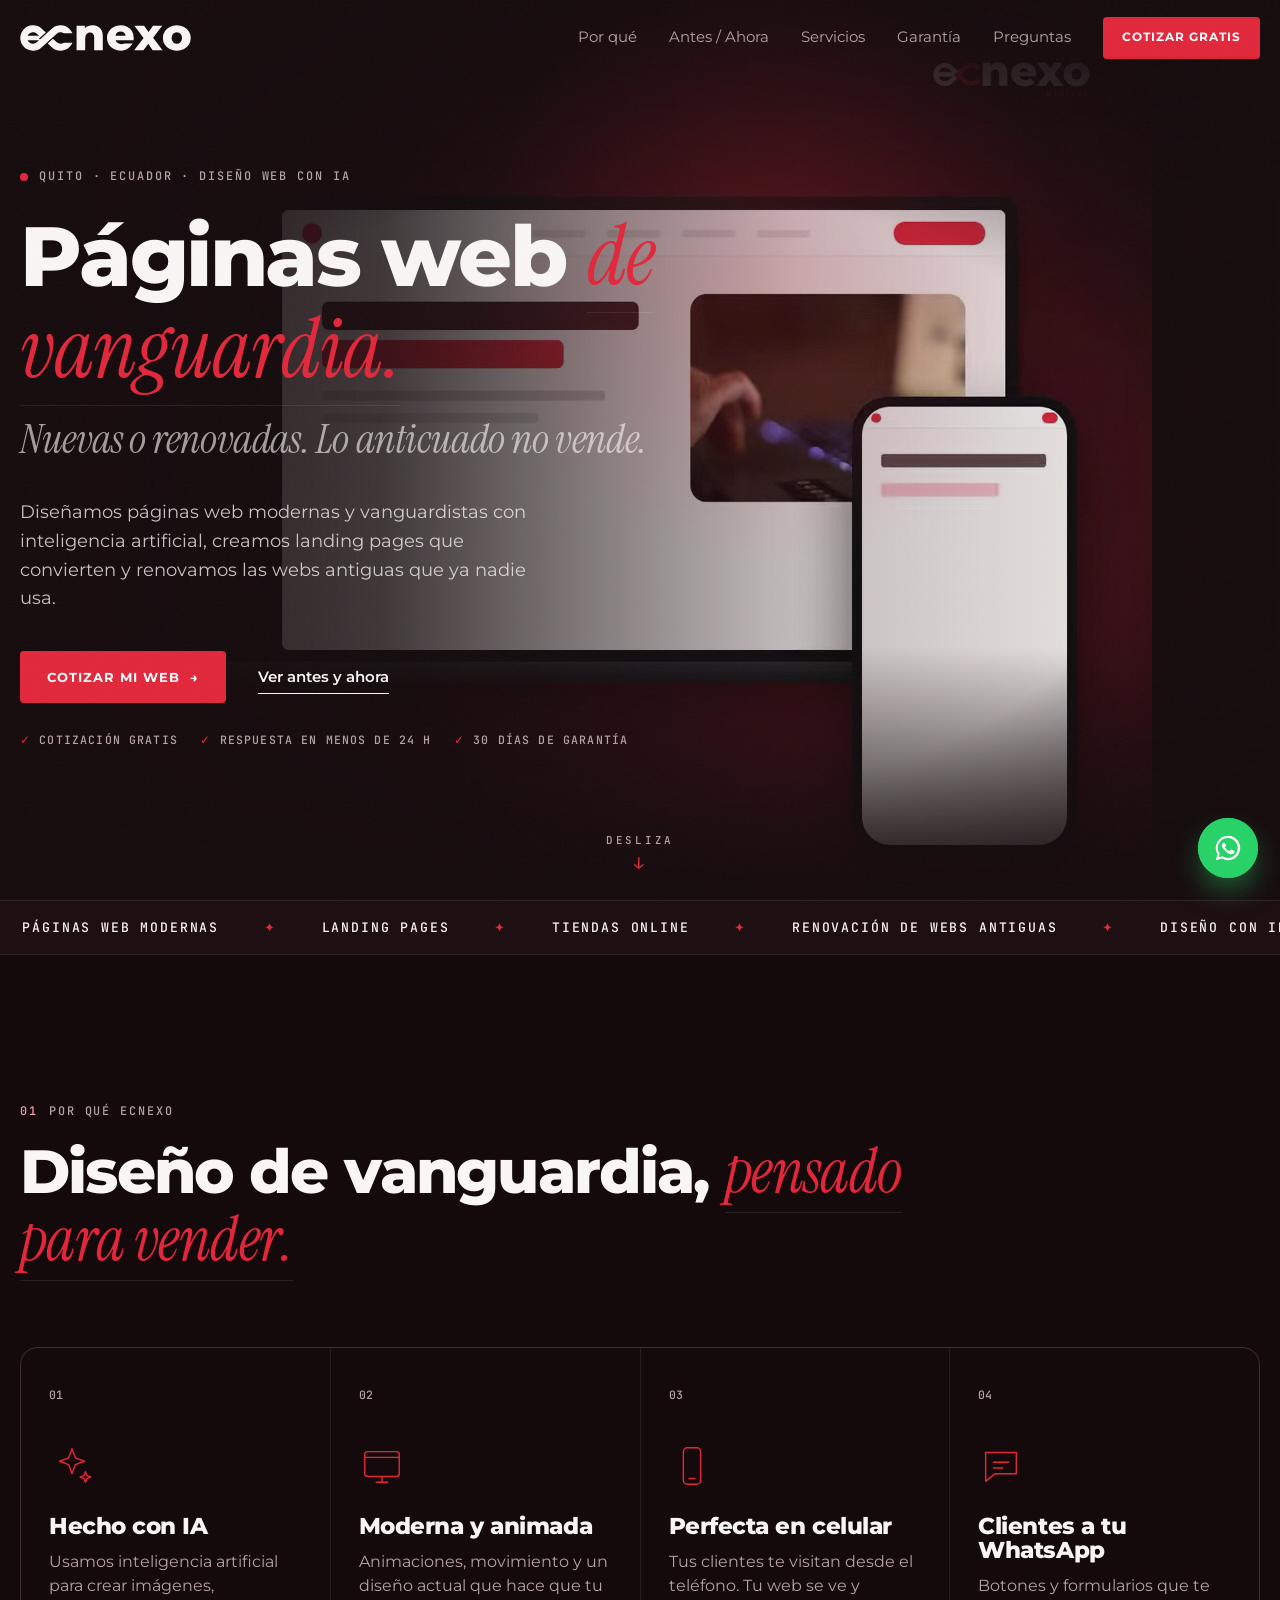
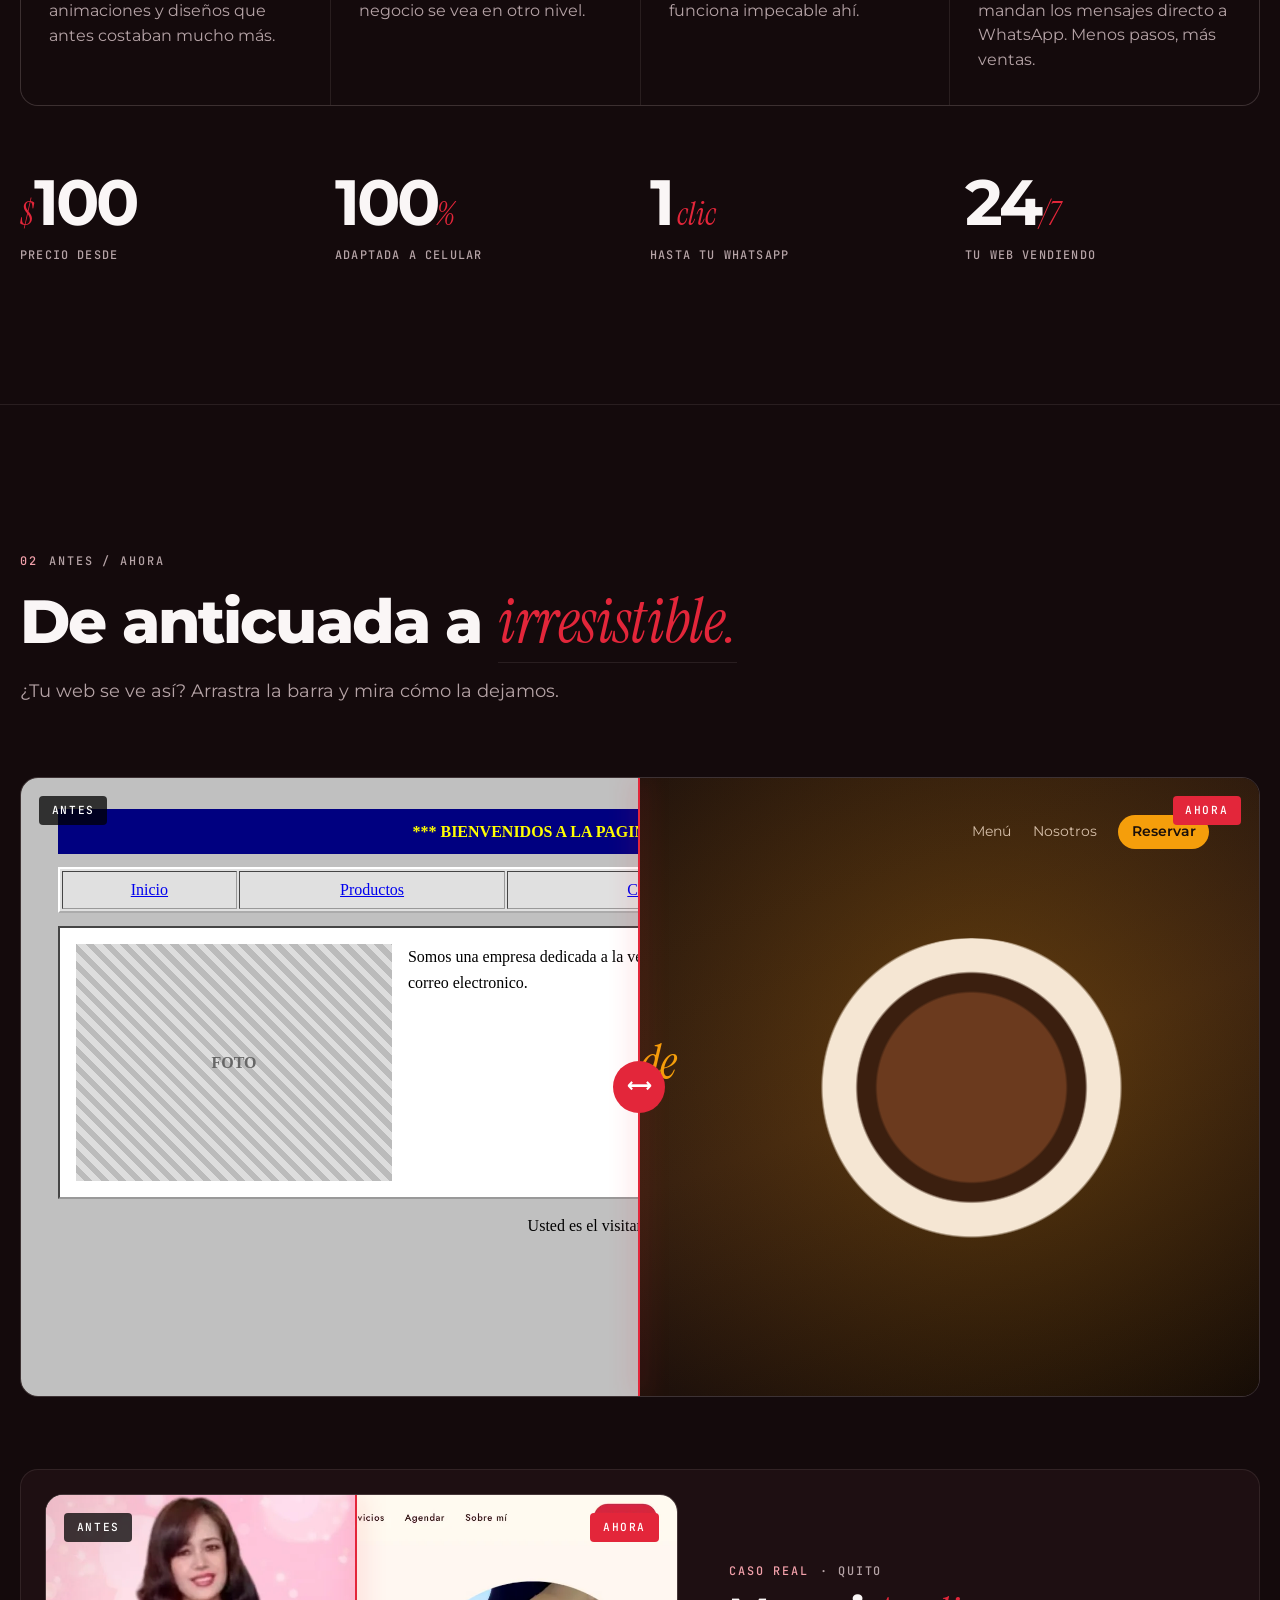
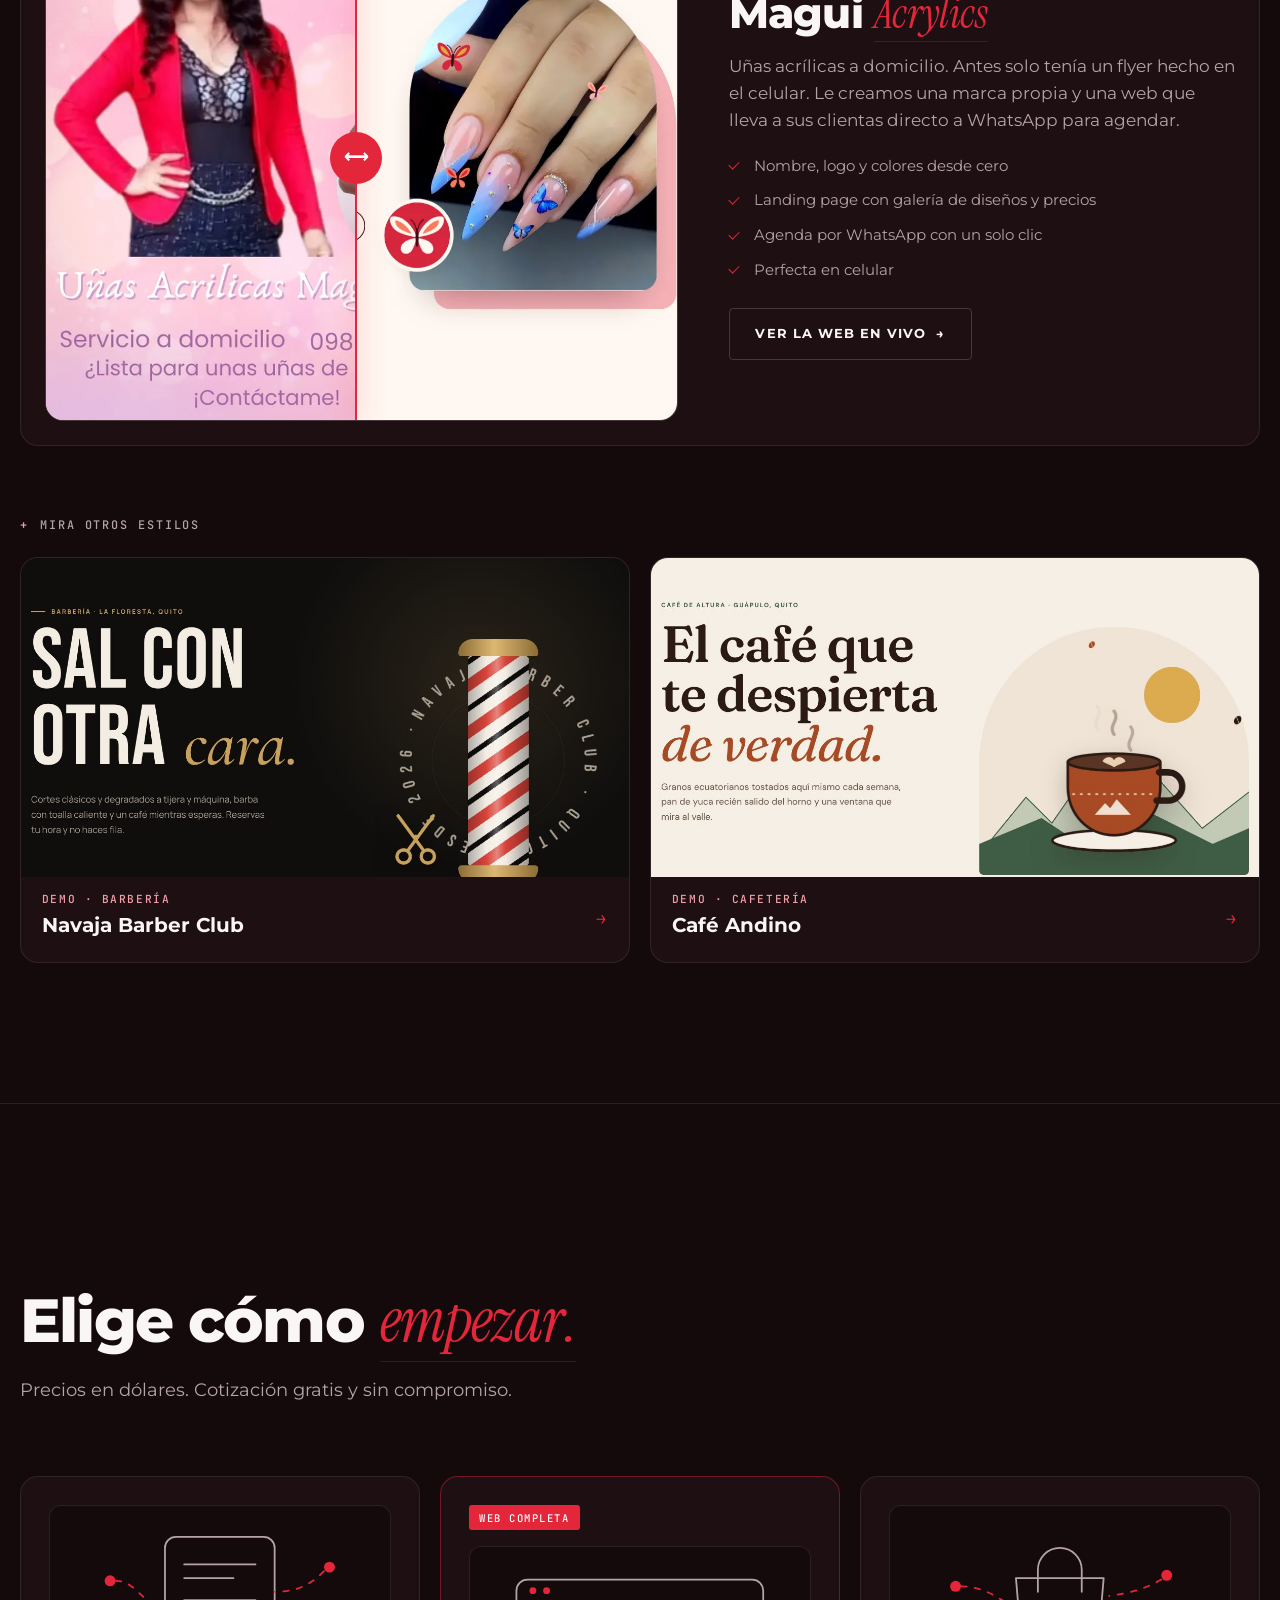
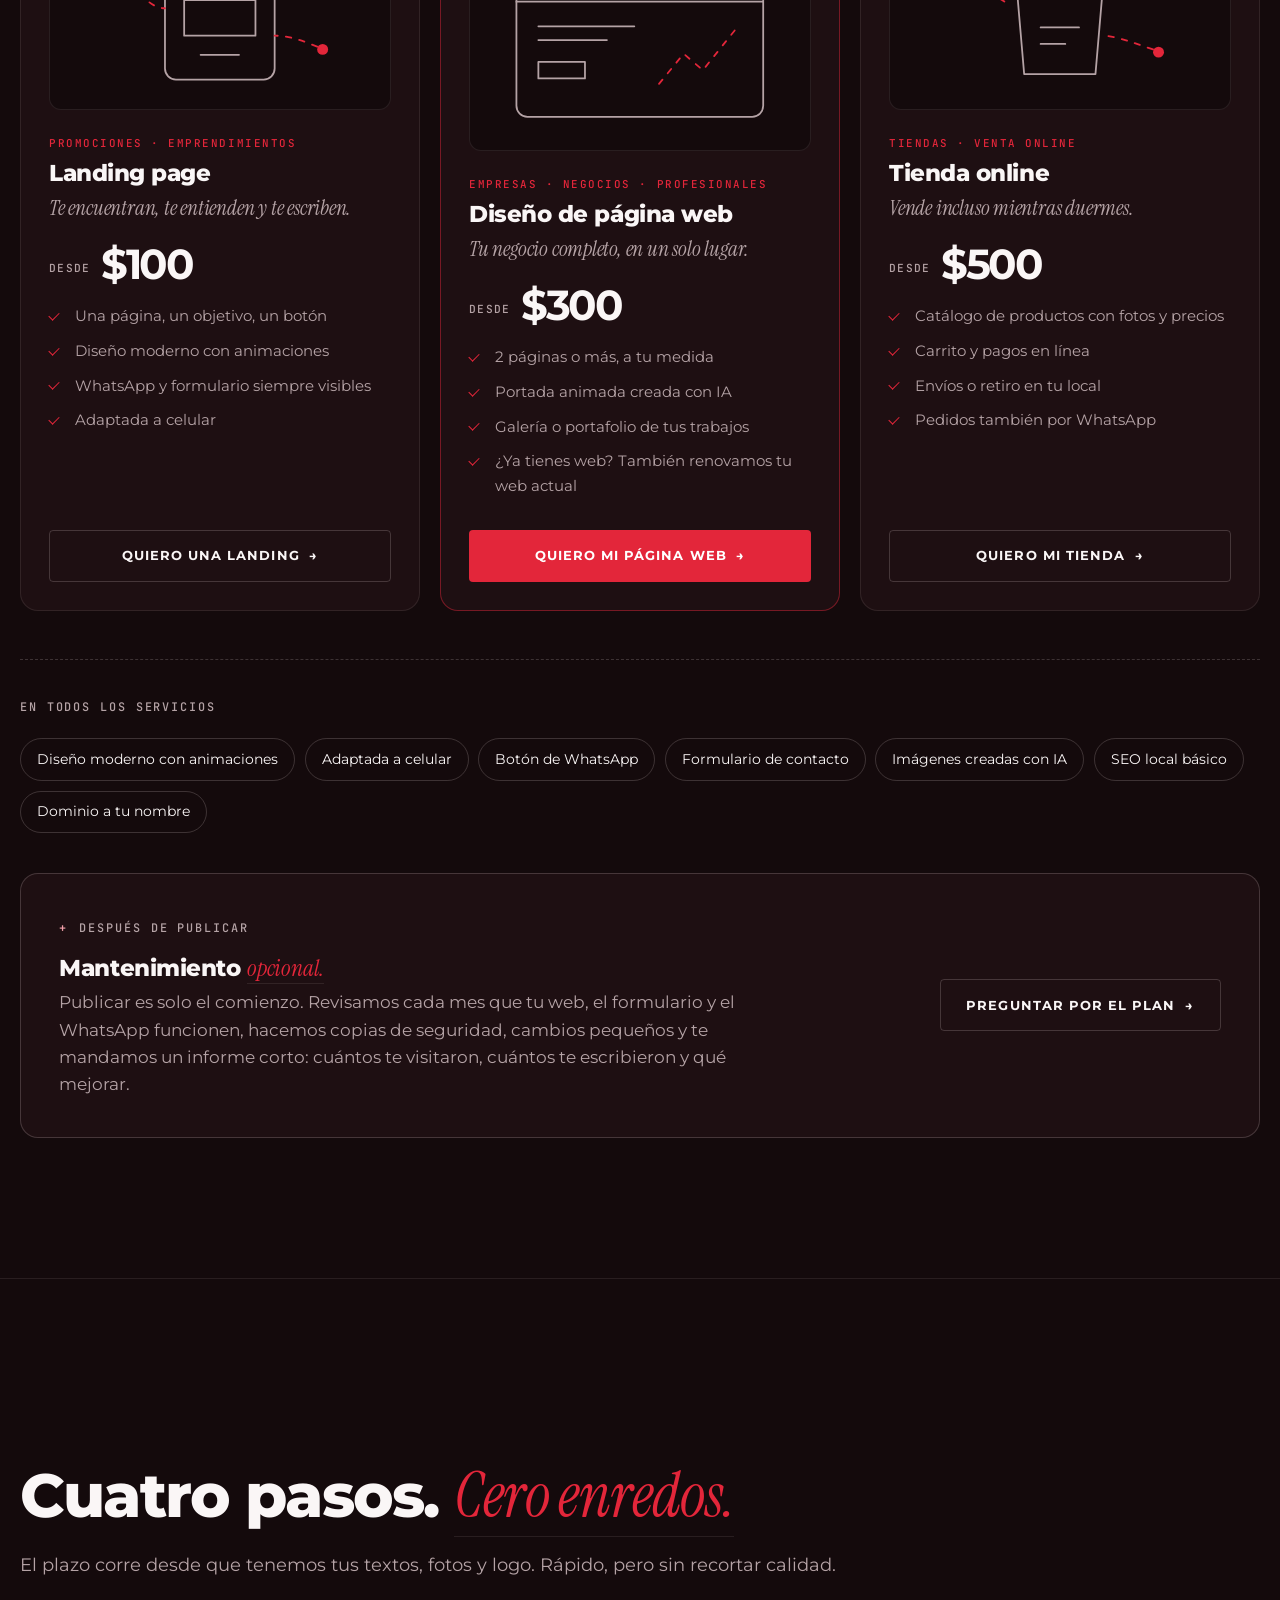
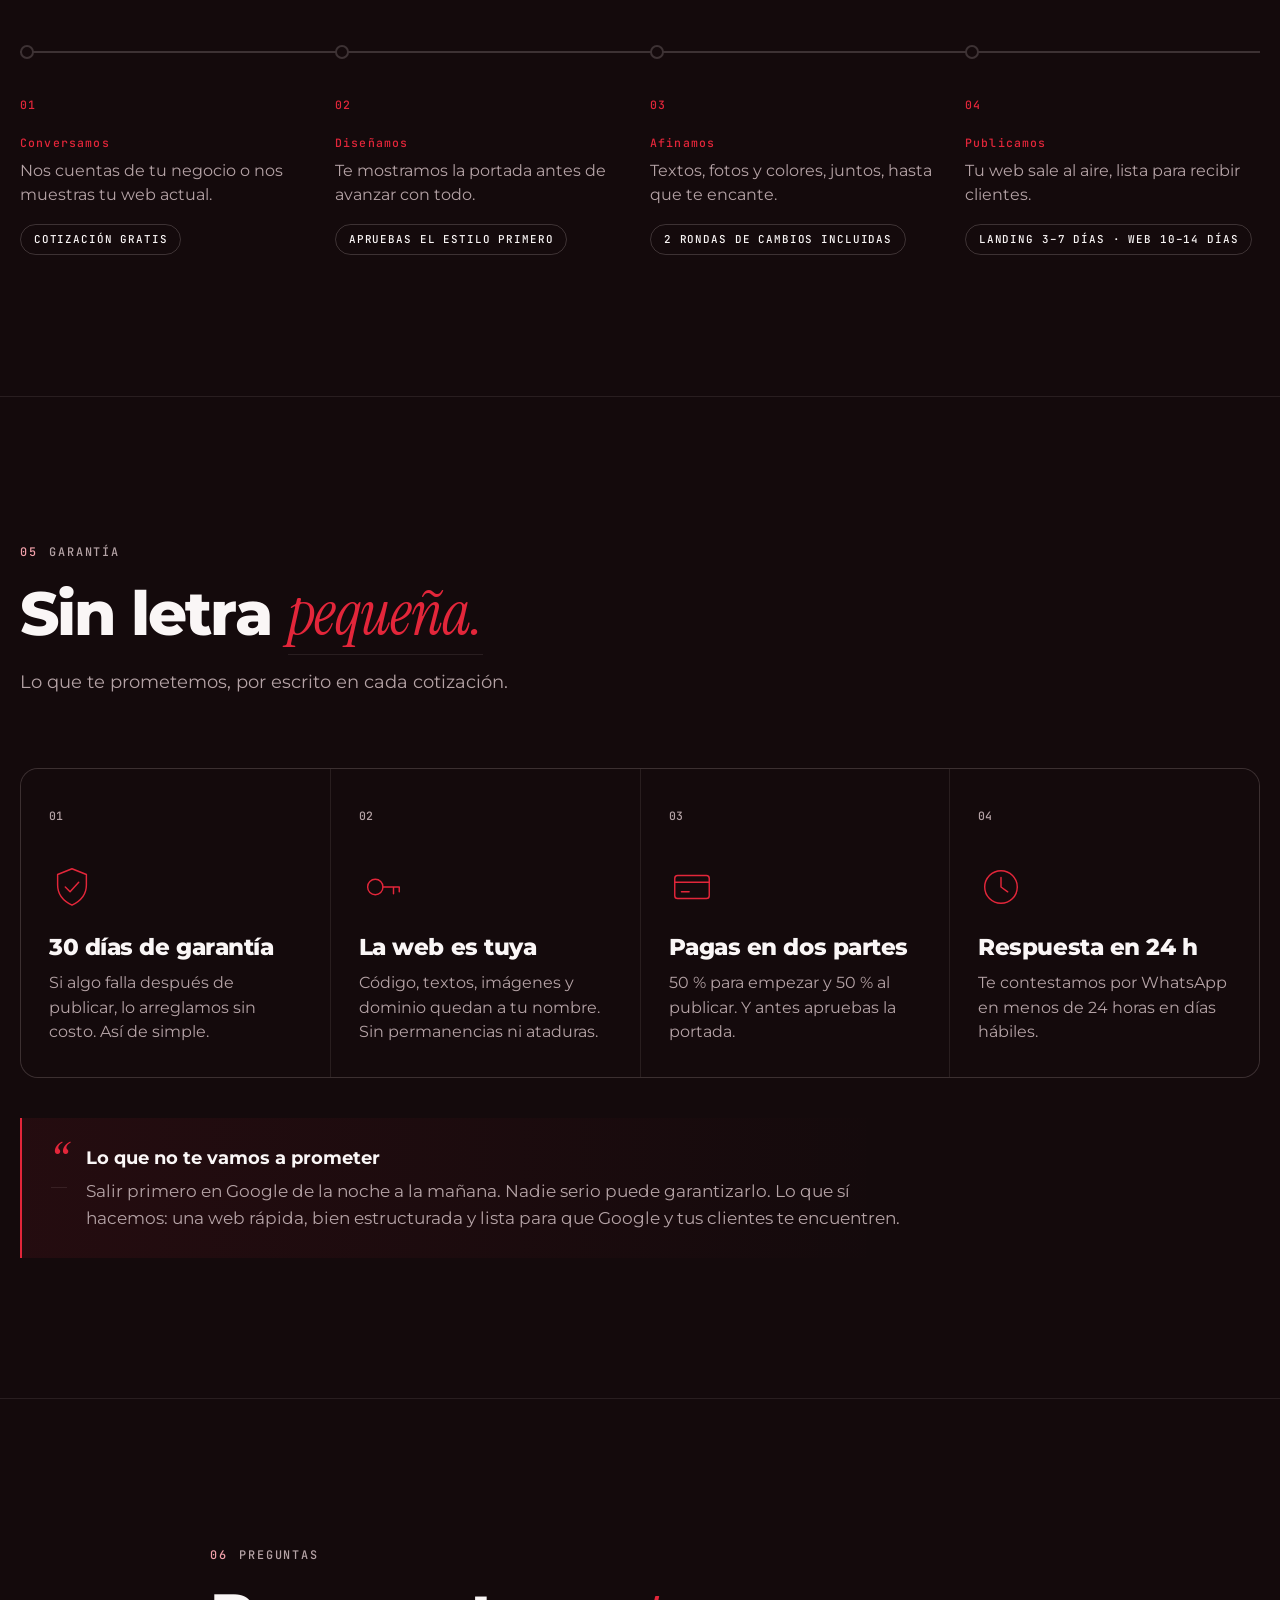
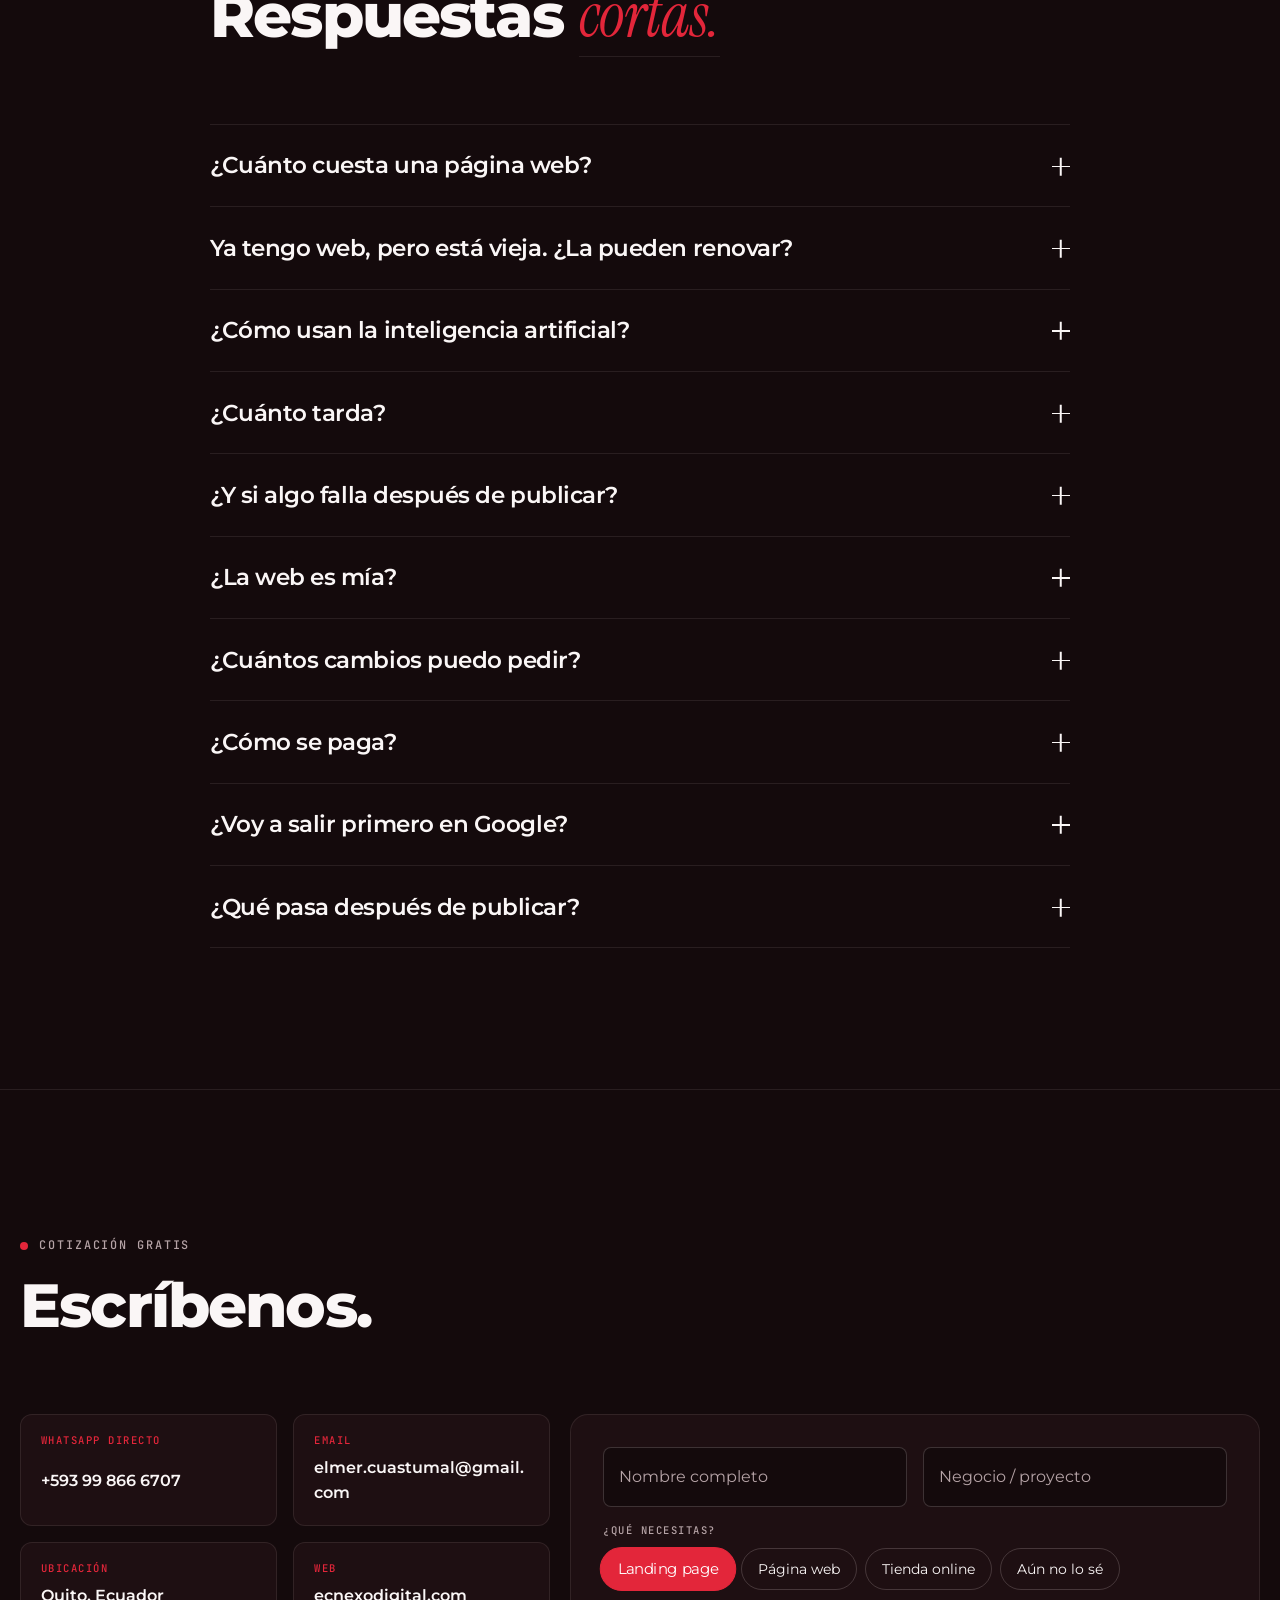
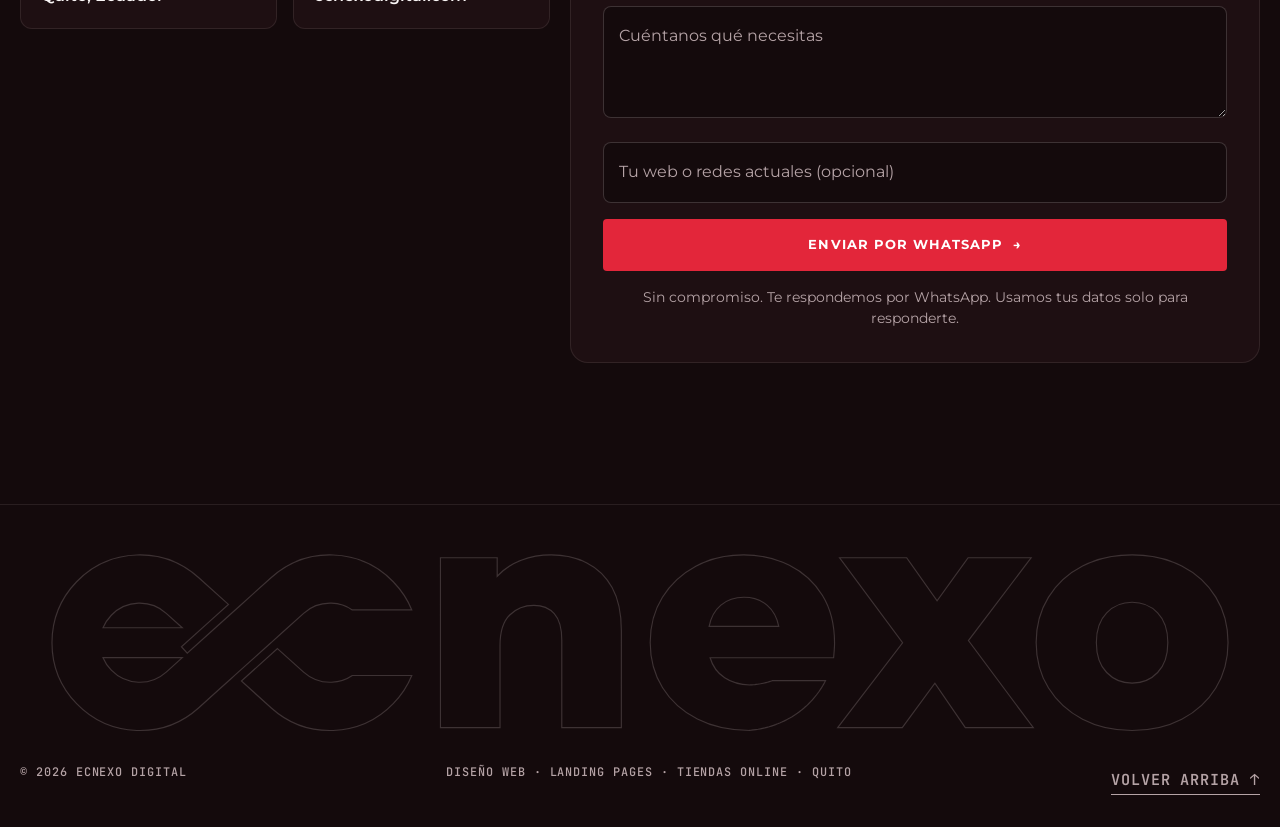
<file: index.html>
<!doctype html>
<html lang="es">
<head>
  <meta charset="utf-8">
  <meta name="viewport" content="width=device-width, initial-scale=1">
  <title>Ecnexo Digital · Diseño de páginas web en Quito, Ecuador</title>
  <meta name="description" content="Diseño de páginas web modernas con inteligencia artificial, landing pages, tiendas online y renovación de webs antiguas. Quito, Ecuador. Desde $100.">
  <meta name="theme-color" content="#140A0C">
  <link rel="canonical" href="https://ecnexodigital.com/">
  <meta property="og:type" content="website">
  <meta property="og:locale" content="es_EC">
  <meta property="og:title" content="Ecnexo Digital · Páginas web de vanguardia en Quito">
  <meta property="og:description" content="Páginas web modernas con IA: landing pages desde $100, webs desde $300 y tiendas online desde $500. Cotización gratis por WhatsApp.">
  <meta property="og:url" content="https://ecnexodigital.com/">
  <meta property="og:image" content="https://ecnexodigital.com/assets/hero-1-poster.jpg">
  <meta name="twitter:card" content="summary_large_image">
  <script type="application/ld+json">
  {
    "@context": "https://schema.org",
    "@type": "ProfessionalService",
    "name": "Ecnexo Digital",
    "description": "Diseño de páginas web modernas con inteligencia artificial, landing pages, tiendas online y renovación de webs antiguas.",
    "url": "https://ecnexodigital.com/",
    "email": "elmer.cuastumal@gmail.com",
    "image": "https://ecnexodigital.com/assets/hero-1-poster.jpg",
    "priceRange": "Desde $100",
    "address": { "@type": "PostalAddress", "addressLocality": "Quito", "addressCountry": "EC" },
    "areaServed": [{ "@type": "City", "name": "Quito" }, { "@type": "Country", "name": "Ecuador" }]
  }
  </script>
  <link rel="icon" href="assets/marca/ecnexo-favicon.svg" type="image/svg+xml">
  <link rel="icon" href="assets/marca/ecnexo-favicon-32.png" sizes="32x32" type="image/png">
  <link rel="apple-touch-icon" href="assets/marca/ecnexo-favicon-180.png">
  <link rel="preconnect" href="https://fonts.googleapis.com">
  <link rel="preconnect" href="https://fonts.gstatic.com" crossorigin>
  <link href="https://fonts.googleapis.com/css2?family=Montserrat:wght@400;500;600;700;800&family=Instrument+Serif:ital@0;1&family=JetBrains+Mono:wght@400;500&display=swap" rel="stylesheet">
  <link rel="stylesheet" href="css/estilos.css">
</head>
<body>


  <!-- Barra de progreso de lectura -->
  <div class="progress" aria-hidden="true"></div>

  <!-- ===== NAV ===== -->
  <header class="nav" id="nav">
    <div class="wrap nav__inner">
      <a href="#hero" class="brand" aria-label="Ecnexo Digital, inicio">
        <img class="brand__logo" src="assets/marca/ecnexo-logo-nav.svg" alt="Ecnexo Digital" width="171" height="26">
      </a>
      <nav class="nav__links" id="navLinks">
        <a href="#nosotros">Por qué</a>
        <a href="#casos">Antes / Ahora</a>
        <a href="#servicios">Servicios</a>
        <a href="#garantia">Garantía</a>
        <a href="#preguntas">Preguntas</a>
        <a href="#contacto" class="btn btn--acc btn--sm magnetic">Cotizar gratis</a>
      </nav>
      <button class="burger" id="burger" aria-label="Abrir menú" aria-expanded="false"><span></span><span></span></button>
    </div>
  </header>

  <main>
    <!-- ===== HERO ===== -->
    <section class="hero" id="hero">
      <!-- Vídeo de fondo a pantalla completa -->
      <div class="hero__bg" aria-hidden="true">
        <video id="heroVideo" autoplay muted loop playsinline preload="auto" poster="assets/hero-ecnexo.jpg">
          <source src="assets/hero-ecnexo.webm" type="video/webm">
          <source src="assets/hero-ecnexo.mp4" type="video/mp4">
        </video>
        <div class="hero__veil"></div>
      </div>
      <div class="hero__spot" aria-hidden="true"></div>

      <div class="wrap hero__grid">
        <div class="hero__copy">
          <p class="kicker" data-reveal><i class="pulse"></i>QUITO · ECUADOR · DISEÑO WEB CON IA</p>
          <h1 class="split">Páginas web <span class="serif acc">de vanguardia.</span></h1>
          <p class="hero__sub serif" data-reveal data-delay="500">Nuevas o renovadas. Lo anticuado no vende.</p>
          <p class="lead" data-reveal data-delay="650">Diseñamos páginas web modernas y vanguardistas con inteligencia artificial, creamos landing pages que convierten y renovamos las webs antiguas que ya nadie usa.</p>
          <div class="hero__cta" data-reveal data-delay="800">
            <a href="#contacto" class="btn btn--acc magnetic">Cotizar mi web <span class="arrow">→</span></a>
            <a href="#casos" class="link-u">Ver antes y ahora</a>
          </div>
          <p class="hero__trust" data-reveal data-delay="950"><span>Cotización gratis</span><span>Respuesta en menos de 24 h</span><span>30 días de garantía</span></p>
        </div>

      </div>

      <a href="#nosotros" class="scroll-hint" aria-label="Bajar">DESLIZA <span>↓</span></a>
    </section>

    <!-- ===== MARQUEE ===== -->
    <div class="marquee" aria-hidden="true">
      <div class="marquee__track">
        <span>Páginas web modernas</span><span>Landing pages</span><span>Tiendas online</span><span>Renovación de webs antiguas</span><span>Diseño con inteligencia artificial</span><span>Adaptadas a celular</span><span>WhatsApp integrado</span>
        <span>Páginas web modernas</span><span>Landing pages</span><span>Tiendas online</span><span>Renovación de webs antiguas</span><span>Diseño con inteligencia artificial</span><span>Adaptadas a celular</span><span>WhatsApp integrado</span>
      </div>
    </div>

    <!-- ===== 01 POR QUÉ ===== -->
    <section class="sec" id="nosotros">
      <div class="wrap">
        <header class="sec__head">
          <p class="tag" data-reveal><b>01</b> POR QUÉ ECNEXO</p>
          <h2 class="split">Diseño de vanguardia, <span class="serif acc">pensado para vender.</span></h2>
        </header>

        <div class="feats">
          <article class="feat spot" data-reveal>
            <span class="feat__n">01</span>
            <svg class="feat__ico" viewBox="0 0 48 48"><path d="M24 6l3.5 9.5L37 19l-9.5 3.5L24 32l-3.5-9.5L11 19l9.5-3.5z"/><path d="M38 30l1.5 4 4 1.5-4 1.5L38 41l-1.5-4-4-1.5 4-1.5z"/></svg>
            <h3>Hecho con IA</h3>
            <p>Usamos inteligencia artificial para crear imágenes, animaciones y diseños que antes costaban mucho más.</p>
          </article>
          <article class="feat spot" data-reveal data-delay="100">
            <span class="feat__n">02</span>
            <svg class="feat__ico" viewBox="0 0 48 48"><rect x="6" y="9" width="36" height="26" rx="3"/><path d="M6 15h36M18 41h12M24 35v6"/></svg>
            <h3>Moderna y animada</h3>
            <p>Animaciones, movimiento y un diseño actual que hace que tu negocio se vea en otro nivel.</p>
          </article>
          <article class="feat spot" data-reveal data-delay="200">
            <span class="feat__n">03</span>
            <svg class="feat__ico" viewBox="0 0 48 48"><rect x="15" y="5" width="18" height="38" rx="4"/><path d="M21 37h6"/></svg>
            <h3>Perfecta en celular</h3>
            <p>Tus clientes te visitan desde el teléfono. Tu web se ve y funciona impecable ahí.</p>
          </article>
          <article class="feat spot" data-reveal data-delay="300">
            <span class="feat__n">04</span>
            <svg class="feat__ico" viewBox="0 0 48 48"><path d="M8 10h32v22H18l-10 8z"/><path d="M16 20h16M16 26h10"/></svg>
            <h3>Clientes a tu WhatsApp</h3>
            <p>Botones y formularios que te mandan los mensajes directo a WhatsApp. Menos pasos, más ventas.</p>
          </article>
        </div>

        <div class="stats">
          <div class="stat" data-reveal><b><small>$</small><span data-count="100">0</span></b><p>precio desde</p></div>
          <div class="stat" data-reveal data-delay="100"><b><span data-count="100">0</span><small>%</small></b><p>adaptada a celular</p></div>
          <div class="stat" data-reveal data-delay="200"><b><span data-count="1">0</span><small> clic</small></b><p>hasta tu WhatsApp</p></div>
          <div class="stat" data-reveal data-delay="300"><b><span data-count="24">0</span><small>/7</small></b><p>tu web vendiendo</p></div>
        </div>
      </div>
    </section>

    <!-- ===== 02 ANTES / AHORA ===== -->
    <section class="sec sec--line" id="casos">
      <div class="wrap">
        <header class="sec__head">
          <p class="tag" data-reveal><b>02</b> ANTES / AHORA</p>
          <h2 class="split">De anticuada a <span class="serif acc">irresistible.</span></h2>
          <p class="sec__lead" data-reveal>¿Tu web se ve así? Arrastra la barra y mira cómo la dejamos.</p>
        </header>

        <div class="compare" id="compare" data-reveal="zoom" style="--pos:50%">
          <div class="compare__layer compare__after">
            <div class="mock-new">
              <div class="mn-nav"><b>Café<span>Andino</span></b><span>Menú</span><span>Nosotros</span><span class="mn-pill">Reservar</span></div>
              <div class="mn-hero">
                <div>
                  <small>Tostado artesanal · Quito</small>
                  <h4>El café que te despierta <em>de verdad.</em></h4>
                  <div class="mn-btns"><span>Pedir por WhatsApp</span><span class="g">Ver menú</span></div>
                </div>
                <div class="mn-cup"></div>
              </div>
            </div>
            <span class="compare__tag compare__tag--r">AHORA</span>
          </div>
          <div class="compare__layer compare__before">
            <div class="mock-old">
              <div class="mo-top">*** BIENVENIDOS A LA PAGINA WEB DE CAFE ANDINO ***</div>
              <table><tr><td><u>Inicio</u></td><td><u>Productos</u></td><td><u>Contactenos</u></td><td><u>Libro de visitas</u></td></tr></table>
              <div class="mo-body"><div class="mo-img">FOTO</div><p>Somos una empresa dedicada a la venta de cafe de la mejor calidad. Para mayor informacion llamenos o escribanos un correo electronico.</p></div>
              <div class="mo-counter">Usted es el visitante N° <b>001234</b></div>
            </div>
            <span class="compare__tag">ANTES</span>
          </div>
          <div class="compare__bar"><span>⟷</span></div>
          <input type="range" min="0" max="100" value="50" aria-label="Comparar antes y ahora">
        </div>

        <!-- Caso real: Magui Acrylics -->
        <article class="case spot" data-reveal>
          <div class="compare compare--img" style="--pos:50%">
            <div class="compare__layer compare__after">
              <picture><source srcset="assets/casos/magui-despues.webp" type="image/webp"><img src="assets/casos/magui-despues.jpg" alt="Web nueva de Magui Acrylics con su marca y botón de WhatsApp" loading="lazy" width="1200" height="1000"></picture>
              <span class="compare__tag compare__tag--r">AHORA</span>
            </div>
            <div class="compare__layer compare__before">
              <picture><source srcset="assets/casos/magui-antes.webp" type="image/webp"><img src="assets/casos/magui-antes.jpg" alt="Flyer anterior de Magui, hecho en el celular" loading="lazy" width="1200" height="1000"></picture>
              <span class="compare__tag">ANTES</span>
            </div>
            <div class="compare__bar"><span>⟷</span></div>
            <input type="range" min="0" max="100" value="50" aria-label="Comparar antes y ahora de Magui Acrylics">
          </div>
          <div class="case__text">
            <p class="tag"><b>CASO REAL</b> · QUITO</p>
            <h3>Magui <span class="serif acc">Acrylics</span></h3>
            <p>Uñas acrílicas a domicilio. Antes solo tenía un flyer hecho en el celular. Le creamos una marca propia y una web que lleva a sus clientas directo a WhatsApp para agendar.</p>
            <ul class="ticks">
              <li>Nombre, logo y colores desde cero</li>
              <li>Landing page con galería de diseños y precios</li>
              <li>Agenda por WhatsApp con un solo clic</li>
              <li>Perfecta en celular</li>
            </ul>
            <a href="https://elmercuastu.github.io/magui-acrylics/" class="btn btn--line magnetic" target="_blank" rel="noopener">Ver la web en vivo <span class="arrow">→</span></a>
          </div>
        </article>

        <!-- Demos para el portafolio -->
        <div class="demos">
          <p class="tag" data-reveal><b>+</b> MIRA OTROS ESTILOS</p>
          <div class="demos__grid">
            <a class="demo-card spot" href="demos/barberia/" target="_blank" rel="noopener" data-reveal>
              <img src="demos/barberia/assets/img/og-navaja.jpg" alt="Demo de web para barbería: Navaja Barber Club" loading="lazy" width="1200" height="630">
              <span class="demo-card__txt"><small>DEMO · BARBERÍA</small><b>Navaja Barber Club</b><span class="arrow">→</span></span>
            </a>
            <a class="demo-card spot" href="demos/cafeteria/" target="_blank" rel="noopener" data-reveal data-delay="120">
              <img src="demos/cafeteria/assets/img/og-andino.jpg" alt="Demo de web para cafetería: Café Andino" loading="lazy" width="1200" height="630">
              <span class="demo-card__txt"><small>DEMO · CAFETERÍA</small><b>Café Andino</b><span class="arrow">→</span></span>
            </a>
          </div>
        </div>
      </div>
    </section>

    <!-- ===== 03 SERVICIOS ===== -->
    <section class="sec sec--line" id="servicios">
      <div class="wrap">
        <header class="sec__head">
          <p class="tag" data-reveal><b>03</b> SERVICIOS</p>
          <h2 class="split">Elige cómo <span class="serif acc">empezar.</span></h2>
          <p class="sec__lead" data-reveal>Precios en dólares. Cotización gratis y sin compromiso.</p>
        </header>

        <div class="plans">
          <!-- Landing -->
          <article class="plan spot" data-reveal>
            <div class="plan__art">
              <svg viewBox="0 0 220 120" class="draw">
                <rect x="70" y="8" width="80" height="104" rx="8"/><path d="M84 28h52M84 38h36M84 54h52v26H84zM96 94h28"/>
                <circle cx="30" cy="40" r="4" class="dotf"/><circle cx="190" cy="30" r="4" class="dotf"/><circle cx="185" cy="90" r="4" class="dotf"/>
                <path d="M34 40C50 40 55 60 70 60M186 33c-10 10-20 15-36 15M181 88c-10-4-20-8-31-8" class="dash"/>
              </svg>
            </div>
            <p class="plan__who">PROMOCIONES · EMPRENDIMIENTOS</p>
            <h3>Landing page</h3>
            <p class="plan__tl serif">Te encuentran, te entienden y te escriben.</p>
            <div class="plan__price"><small>desde</small> $100</div>
            <ul class="ticks">
              <li>Una página, un objetivo, un botón</li>
              <li>Diseño moderno con animaciones</li>
              <li>WhatsApp y formulario siempre visibles</li>
              <li>Adaptada a celular</li>
            </ul>
            <a href="#contacto" class="btn btn--line magnetic" data-plan="Landing page">Quiero una landing <span class="arrow">→</span></a>
          </article>

          <!-- Página web -->
          <article class="plan plan--hot spot" data-reveal data-delay="120">
            <span class="plan__badge">WEB COMPLETA</span>
            <div class="plan__art">
              <svg viewBox="0 0 220 120" class="draw">
                <rect x="20" y="10" width="180" height="100" rx="8"/><path d="M20 26h180"/><circle cx="32" cy="18" r="2.5" class="dotf"/><circle cx="42" cy="18" r="2.5" class="dotf"/>
                <path d="M36 44h70M36 54h50M36 70h34v12H36z"/><path d="M124 86l18-22 14 12 24-30" class="dash"/>
              </svg>
            </div>
            <p class="plan__who">EMPRESAS · NEGOCIOS · PROFESIONALES</p>
            <h3>Diseño de página web</h3>
            <p class="plan__tl serif">Tu negocio completo, en un solo lugar.</p>
            <div class="plan__price"><small>desde</small> $300</div>
            <ul class="ticks">
              <li>2 páginas o más, a tu medida</li>
              <li>Portada animada creada con IA</li>
              <li>Galería o portafolio de tus trabajos</li>
              <li>¿Ya tienes web? También renovamos tu web actual</li>
            </ul>
            <a href="#contacto" class="btn btn--acc magnetic" data-plan="Página web">Quiero mi página web <span class="arrow">→</span></a>
          </article>

          <!-- Tienda online -->
          <article class="plan spot" data-reveal data-delay="240">
            <div class="plan__art">
              <svg viewBox="0 0 220 120" class="draw">
                <path d="M78 38h64l-6 70H84z"/><path d="M94 48V32a16 16 0 0 1 32 0v16"/>
                <path d="M96 74h28M96 86h18"/>
                <circle cx="34" cy="44" r="4" class="dotf"/><circle cx="188" cy="36" r="4" class="dotf"/><circle cx="182" cy="92" r="4" class="dotf"/>
                <path d="M38 44c14 0 24 6 36 14M184 39c-10 6-22 10-38 12M178 90c-12-4-22-8-34-10" class="dash"/>
              </svg>
            </div>
            <p class="plan__who">TIENDAS · VENTA ONLINE</p>
            <h3>Tienda online</h3>
            <p class="plan__tl serif">Vende incluso mientras duermes.</p>
            <div class="plan__price"><small>desde</small> $500</div>
            <ul class="ticks">
              <li>Catálogo de productos con fotos y precios</li>
              <li>Carrito y pagos en línea</li>
              <li>Envíos o retiro en tu local</li>
              <li>Pedidos también por WhatsApp</li>
            </ul>
            <a href="#contacto" class="btn btn--line magnetic" data-plan="Tienda online">Quiero mi tienda <span class="arrow">→</span></a>
          </article>
        </div>

        <div class="incl" data-reveal>
          <p class="tag">EN TODOS LOS SERVICIOS</p>
          <ul>
            <li>Diseño moderno con animaciones</li><li>Adaptada a celular</li><li>Botón de WhatsApp</li><li>Formulario de contacto</li><li>Imágenes creadas con IA</li><li>SEO local básico</li><li>Dominio a tu nombre</li>
          </ul>
        </div>

        <div class="care spot" data-reveal>
          <div>
            <p class="tag"><b>+</b> DESPUÉS DE PUBLICAR</p>
            <h3>Mantenimiento <span class="serif acc">opcional.</span></h3>
            <p>Publicar es solo el comienzo. Revisamos cada mes que tu web, el formulario y el WhatsApp funcionen, hacemos copias de seguridad, cambios pequeños y te mandamos un informe corto: cuántos te visitaron, cuántos te escribieron y qué mejorar.</p>
          </div>
          <a href="#contacto" class="btn btn--line magnetic" data-plan="Aún no lo sé">Preguntar por el plan <span class="arrow">→</span></a>
        </div>
      </div>
    </section>

    <!-- ===== 04 PROCESO ===== -->
    <section class="sec sec--line" id="proceso">
      <div class="wrap">
        <header class="sec__head">
          <p class="tag" data-reveal><b>04</b> PROCESO</p>
          <h2 class="split">Cuatro pasos. <span class="serif acc">Cero enredos.</span></h2>
          <p class="sec__lead" data-reveal>El plazo corre desde que tenemos tus textos, fotos y logo. Rápido, pero sin recortar calidad.</p>
        </header>
        <ol class="timeline" id="timeline">
          <li data-reveal><span>01</span><h3>Conversamos</h3><p>Nos cuentas de tu negocio o nos muestras tu web actual.</p><em class="tl-time">Cotización gratis</em></li>
          <li data-reveal><span>02</span><h3>Diseñamos</h3><p>Te mostramos la portada antes de avanzar con todo.</p><em class="tl-time">Apruebas el estilo primero</em></li>
          <li data-reveal><span>03</span><h3>Afinamos</h3><p>Textos, fotos y colores, juntos, hasta que te encante.</p><em class="tl-time">2 rondas de cambios incluidas</em></li>
          <li data-reveal><span>04</span><h3>Publicamos</h3><p>Tu web sale al aire, lista para recibir clientes.</p><em class="tl-time">Landing 3–7 días · Web 10–14 días</em></li>
        </ol>
      </div>
    </section>

    <!-- ===== 05 GARANTÍA ===== -->
    <section class="sec sec--line" id="garantia">
      <div class="wrap">
        <header class="sec__head">
          <p class="tag" data-reveal><b>05</b> GARANTÍA</p>
          <h2 class="split">Sin letra <span class="serif acc">pequeña.</span></h2>
          <p class="sec__lead" data-reveal>Lo que te prometemos, por escrito en cada cotización.</p>
        </header>
        <div class="feats">
          <article class="feat spot" data-reveal>
            <span class="feat__n">01</span>
            <svg class="feat__ico" viewBox="0 0 48 48"><path d="M24 5l15 6v11c0 10-6.5 17-15 21-8.5-4-15-11-15-21V11z"/><path d="M17 24l5 5 9-10"/></svg>
            <h3>30 días de garantía</h3>
            <p>Si algo falla después de publicar, lo arreglamos sin costo. Así de simple.</p>
          </article>
          <article class="feat spot" data-reveal data-delay="100">
            <span class="feat__n">02</span>
            <svg class="feat__ico" viewBox="0 0 48 48"><circle cx="17" cy="24" r="8"/><path d="M25 24h17M36 24v7M42 24v5"/></svg>
            <h3>La web es tuya</h3>
            <p>Código, textos, imágenes y dominio quedan a tu nombre. Sin permanencias ni ataduras.</p>
          </article>
          <article class="feat spot" data-reveal data-delay="200">
            <span class="feat__n">03</span>
            <svg class="feat__ico" viewBox="0 0 48 48"><rect x="6" y="12" width="36" height="24" rx="3"/><path d="M6 19h36M13 29h8"/></svg>
            <h3>Pagas en dos partes</h3>
            <p>50 % para empezar y 50 % al publicar. Y antes apruebas la portada.</p>
          </article>
          <article class="feat spot" data-reveal data-delay="300">
            <span class="feat__n">04</span>
            <svg class="feat__ico" viewBox="0 0 48 48"><circle cx="24" cy="24" r="17"/><path d="M24 14v10l7 5"/></svg>
            <h3>Respuesta en 24 h</h3>
            <p>Te contestamos por WhatsApp en menos de 24 horas en días hábiles.</p>
          </article>
        </div>
        <div class="honest" data-reveal>
          <span class="serif acc" aria-hidden="true">“</span>
          <div>
            <b>Lo que no te vamos a prometer</b>
            <p>Salir primero en Google de la noche a la mañana. Nadie serio puede garantizarlo. Lo que sí hacemos: una web rápida, bien estructurada y lista para que Google y tus clientes te encuentren.</p>
          </div>
        </div>
      </div>
    </section>

    <!-- ===== 06 PREGUNTAS ===== -->
    <section class="sec sec--line" id="preguntas">
      <div class="wrap wrap--mid">
        <header class="sec__head">
          <p class="tag" data-reveal><b>06</b> PREGUNTAS</p>
          <h2 class="split">Respuestas <span class="serif acc">cortas.</span></h2>
        </header>
        <div class="acc-list">
          <div class="acc" data-reveal>
            <button class="acc__q" aria-expanded="false">¿Cuánto cuesta una página web? <i></i></button>
            <div class="acc__a"><div><p>Landing page desde $100, página web de 2 páginas o más desde $300 y tienda online desde $500. Si ya tienes web y quieres renovarla, entra en el paquete de página web. La cotización es gratis.</p></div></div>
          </div>
          <div class="acc" data-reveal>
            <button class="acc__q" aria-expanded="false">Ya tengo web, pero está vieja. ¿La pueden renovar? <i></i></button>
            <div class="acc__a"><div><p>Sí, está incluido en el paquete de página web, desde $300. La rediseñamos con un estilo actual y reutilizamos lo que sirva: textos, fotos y dominio.</p></div></div>
          </div>
          <div class="acc" data-reveal>
            <button class="acc__q" aria-expanded="false">¿Cómo usan la inteligencia artificial? <i></i></button>
            <div class="acc__a"><div><p>Para crear imágenes, animaciones y videos para tu web, y para diseñar más rápido. El resultado lo revisamos y afinamos contigo.</p></div></div>
          </div>
          <div class="acc" data-reveal>
            <button class="acc__q" aria-expanded="false">¿Cuánto tarda? <i></i></button>
            <div class="acc__a"><div><p>Una landing page, entre 3 y 7 días. Una web completa, entre 10 y 14 días. Una tienda online, entre 15 y 20 días. El plazo empieza cuando tenemos tus textos, fotos y logo, y al cotizar te damos la fecha exacta.</p></div></div>
          </div>
          <div class="acc" data-reveal>
            <button class="acc__q" aria-expanded="false">¿Y si algo falla después de publicar? <i></i></button>
            <div class="acc__a"><div><p>Tienes 30 días de garantía: cualquier error técnico lo corregimos sin costo. La garantía no cubre contenido nuevo ni cambios de lo acordado; eso lo cotizamos aparte.</p></div></div>
          </div>
          <div class="acc" data-reveal>
            <button class="acc__q" aria-expanded="false">¿La web es mía? <i></i></button>
            <div class="acc__a"><div><p>Sí, al 100 %. Te entregamos el código, los textos y las imágenes, y el dominio queda a tu nombre. Si un día quieres irte con otro diseñador, te llevas todo.</p></div></div>
          </div>
          <div class="acc" data-reveal>
            <button class="acc__q" aria-expanded="false">¿Cuántos cambios puedo pedir? <i></i></button>
            <div class="acc__a"><div><p>Primero apruebas la portada y luego tienes 2 rondas de cambios incluidas en textos, fotos y colores. Si quieres agregar secciones nuevas, te lo cotizamos aparte antes de hacerlo.</p></div></div>
          </div>
          <div class="acc" data-reveal>
            <button class="acc__q" aria-expanded="false">¿Cómo se paga? <i></i></button>
            <div class="acc__a"><div><p>En dólares y en dos partes: 50 % para empezar y 50 % cuando tu web está lista para publicarse.</p></div></div>
          </div>
          <div class="acc" data-reveal>
            <button class="acc__q" aria-expanded="false">¿Voy a salir primero en Google? <i></i></button>
            <div class="acc__a"><div><p>Nadie serio puede prometerte un puesto concreto. Lo que hacemos es dejar tu web rápida, bien estructurada y con SEO local para tu ciudad, y te recomendamos crear tu Perfil de Empresa en Google, que ayuda mucho a los negocios locales.</p></div></div>
          </div>
          <div class="acc" data-reveal>
            <button class="acc__q" aria-expanded="false">¿Qué pasa después de publicar? <i></i></button>
            <div class="acc__a"><div><p>Tu web queda funcionando. Si quieres despreocuparte, tenemos un plan de mantenimiento mensual opcional: revisión, copias de seguridad, cambios pequeños e informe de visitas y mensajes.</p></div></div>
          </div>
        </div>
      </div>
    </section>

    <!-- ===== 06 CONTACTO ===== -->
    <section class="sec sec--line" id="contacto">
      <div class="wrap">
        <header class="sec__head">
          <p class="tag" data-reveal><i class="pulse"></i> COTIZACIÓN GRATIS</p>
          <h2 class="split">Escríbenos.</h2>
        </header>

        <div class="contact">
          <div class="tiles">
            <a class="tile spot" data-reveal data-wa="Hola Ecnexo Digital, quiero información." href="#">
              <small>WHATSAPP DIRECTO</small><b id="waShown">+593 99 866 6707</b>
            </a>
            <a class="tile spot" data-reveal data-delay="80" href="mailto:elmer.cuastumal@gmail.com">
              <small>EMAIL</small><b>elmer.cuastumal@gmail.com</b>
            </a>
            <div class="tile spot" data-reveal data-delay="160"><small>UBICACIÓN</small><b>Quito, Ecuador</b></div>
            <div class="tile spot" data-reveal data-delay="240"><small>WEB</small><b>ecnexodigital.com</b></div>
          </div>

          <form class="form" id="form" novalidate data-reveal>
            <div class="row">
              <label class="field"><input name="nombre" required placeholder=" " autocomplete="name"><span>Nombre completo</span></label>
              <label class="field"><input name="negocio" required placeholder=" "><span>Negocio / proyecto</span></label>
            </div>
            <fieldset class="chips">
              <legend>¿Qué necesitas?</legend>
              <label><input type="radio" name="tipo" value="Landing page" checked><span>Landing page</span></label>
              <label><input type="radio" name="tipo" value="Página web"><span>Página web</span></label>
              <label><input type="radio" name="tipo" value="Tienda online"><span>Tienda online</span></label>
              <label><input type="radio" name="tipo" value="Aún no lo sé"><span>Aún no lo sé</span></label>
            </fieldset>
            <label class="field"><textarea name="mensaje" rows="3" placeholder=" "></textarea><span>Cuéntanos qué necesitas</span></label>
            <label class="field"><input name="web" placeholder=" "><span>Tu web o redes actuales (opcional)</span></label>
            <button class="btn btn--acc btn--full magnetic" type="submit">Enviar por WhatsApp <span class="arrow">→</span></button>
            <p class="form__note">Sin compromiso. Te respondemos por WhatsApp. Usamos tus datos solo para responderte.</p>
          </form>
        </div>
      </div>
    </section>
  </main>

  <footer class="foot">
    <div class="wrap">
      <div class="foot__big" aria-hidden="true"><svg viewBox="-191.64 -181.08 1223.08 186.02" xmlns="http://www.w3.org/2000/svg" xmlns:c2pa="http://c2pa.org/manifest"><metadata><c2pa:manifest>[base64]/[base64]/dv9KBh3MjbFHH0/4AAACAY2JvcqVjYWxnZnNoYTI1NmNwYWRNAAAAAAAAAAAAAAAAAGRoYXNoWCDlF1G37du/[base64]/[base64]/[base64]/3cyjxFA3Qo5S46fX0/ihY0VZ7mfb9KF703t5OjWDBWMA4GA1UdDwEB/wQEAwIHgDAVBgNVHSUEDjAMBgorBgEEAYPoXgIBMAwGA1UdEwEB/wQCMAAwHwYDVR0jBBgwFoAUzlHiBIFOZFsj+OPEz5o+nMHXXMIwCgYIKoZIzj0EAwMDZwAwZAIwMXMdFJ4BetLLVY7ORuE9noqbbAZOZn/aArXyTwFAZfKrPzxF2vPoJNf1+UCdg1XGAjBwX1zd9WGqYkqmL5SFqw1QySjr1zJfpJM9+1rdDwSPLMOPOjKuiXjoU/[base64]</c2pa:manifest></metadata><path d="M37.74 -155.7Q65.07 -180.3 101.81 -179.02Q138.56 -177.74 164.1 -151.29Q176.94 -137.99 183.33 -122.07H121.68Q112.23 -128.63 100.07 -129.05Q83.51 -129.63 71.2 -118.54L49.43 -98.94L37.54 -88.23L37.36 -88.07L16.73 -69.5L-0 -54.43L-4.08 -50.76L-15.97 -40.05L-37.74 -20.45Q-65.07 4.15 -101.81 2.87Q-138.56 1.59 -164.1 -24.86Q-189.64 -51.31 -189.64 -88.07Q-189.64 -124.84 -164.1 -151.29Q-138.56 -177.74 -101.81 -179.02Q-65.07 -180.3 -37.74 -155.7L-6.73 -127.77L-22.75 -113.34L-55.45 -83.9L-49.43 -77.21L-16.73 -106.65L0 -121.72L4.08 -125.39L15.97 -136.1ZM44.09 -82.02 71.2 -57.61Q83.51 -46.52 100.07 -47.1Q112.23 -47.52 121.68 -54.07H183.33Q176.94 -38.16 164.1 -24.86Q138.56 1.59 101.81 2.87Q65.07 4.15 37.74 -20.45L6.73 -48.38L22.75 -62.81L44.09 -82.02ZM-128.13 -59.59Q-116.62 -47.68 -100.07 -47.1Q-83.51 -46.52 -71.2 -57.61L-54.58 -72.57H-136.72Q-133.84 -65.51 -128.13 -59.59ZM-71.2 -118.54Q-83.51 -129.63 -100.07 -129.05Q-116.62 -128.47 -128.13 -116.56Q-133.84 -110.64 -136.72 -103.57H-54.58Z"/><path d="M930 2.92Q901.07 2.92 878.65 -8.77Q856.22 -20.47 843.38 -41.11Q830.55 -61.75 830.55 -88.4Q830.55 -114.72 843.38 -135.36Q856.22 -156 878.65 -167.54Q901.07 -179.07 930 -179.07Q958.92 -179.07 981.51 -167.54Q1004.1 -156 1016.77 -135.36Q1029.45 -114.72 1029.45 -88.4Q1029.45 -61.75 1016.77 -41.11Q1004.1 -20.47 981.51 -8.77Q958.92 2.92 930 2.92ZM533.82 2.92Q502.62 2.92 479.38 -8.94Q456.15 -20.8 443.31 -41.44Q430.47 -62.07 430.47 -88.4Q430.47 -114.72 443.15 -135.2Q455.82 -155.67 477.76 -167.37Q499.7 -179.07 527.32 -179.07Q553.32 -179.07 574.77 -168.35Q596.22 -157.62 608.9 -137.31Q621.57 -117 621.57 -87.75Q621.57 -84.5 621.25 -80.27Q620.92 -76.05 620.6 -72.47H492.55Q496.45 -59.15 507.66 -51.67Q518.22 -44.64 533.82 -44.23V-44.29L534.43 -44.32L535.93 -44.41L537.42 -44.53L538.91 -44.67L540.4 -44.85L541.88 -45.04L543.35 -45.27L544.81 -45.51L546.27 -45.79L547.71 -46.09L549.15 -46.41L550.57 -46.76L551.98 -47.14L553.38 -47.54L554.76 -47.96L556.13 -48.41L557.09 -48.75H612.18L611.37 -47.16L610.29 -45.18L609.16 -43.22L607.98 -41.29L606.75 -39.39L605.47 -37.52L604.14 -35.68L602.77 -33.87L601.35 -32.09L599.88 -30.35L598.37 -28.64L596.82 -26.96L595.22 -25.33L593.58 -23.73L591.91 -22.17L590.19 -20.65L588.43 -19.17L586.64 -17.73L584.81 -16.34L582.94 -14.98L581.04 -13.67L579.1 -12.41L577.14 -11.19L575.14 -10.02L573.12 -8.9L571.06 -7.82L568.98 -6.79L566.87 -5.81L564.74 -4.88L562.59 -4L560.41 -3.17L558.21 -2.39L555.99 -1.67L553.76 -0.99L551.5 -0.37L549.24 0.2L546.96 0.71L544.66 1.18L542.36 1.59L540.04 1.94L537.72 2.24L535.39 2.49L533.82 2.62ZM213.05 0V-176.15H271.87V-156.97Q282.27 -168.02 296.73 -173.55Q311.2 -179.07 327.77 -179.07Q348.25 -179.07 364.82 -170.79Q381.4 -162.5 390.98 -145.27Q400.57 -128.05 400.57 -100.75V0H338.82V-90.67Q338.82 -109.52 331.02 -118.14Q323.22 -126.75 309.9 -126.75Q294.95 -126.75 284.87 -116.84Q274.8 -106.92 274.8 -85.15V0ZM624.82 0 692.1 -88.07 626.77 -176.15H696.32L727.85 -131.62L760.02 -176.15H825.35L760.35 -90.35L827.62 0H757.1L725.57 -46.15L691.77 0ZM930 -46.15Q945.92 -46.15 956.48 -57.2Q967.05 -68.25 967.05 -88.4Q967.05 -108.22 956.48 -119.11Q945.92 -130 930 -130Q914.4 -130 903.67 -119.11Q892.95 -108.22 892.95 -88.4Q892.95 -68.25 903.67 -57.2Q914.4 -46.15 930 -46.15ZM491.57 -104.97H563.72Q561.12 -118.95 551.53 -127.07Q541.95 -135.2 527.65 -135.2Q513.35 -135.2 503.76 -127.07Q494.17 -118.95 491.57 -104.97Z"/></svg></div>
      <div class="foot__row">
        <span>© <span id="year"></span> Ecnexo Digital</span>
        <span>Diseño web · Landing pages · Tiendas online · Quito</span>
        <a href="#hero" class="link-u">Volver arriba ↑</a>
      </div>
    </div>
  </footer>

  <!-- WhatsApp flotante -->
  <a class="wa" data-wa="Hola Ecnexo Digital, quiero información." href="#" aria-label="Escríbenos por WhatsApp">
    <span class="wa__tip">¿Hablamos?</span>
    <svg viewBox="0 0 32 32"><path d="M16 3a13 13 0 0 0-11.2 19.6L3 29l6.6-1.7A13 13 0 1 0 16 3zm0 23.6c-2 0-4-.5-5.6-1.5l-.4-.2-3.9 1 1-3.8-.3-.4A10.6 10.6 0 1 1 16 26.6zm5.8-7.9c-.3-.2-1.9-.9-2.2-1s-.5-.2-.7.2-.8 1-1 1.2-.4.2-.7 0a8.7 8.7 0 0 1-4.3-3.7c-.3-.6.3-.5.9-1.7.1-.2 0-.4 0-.5l-1-2.4c-.3-.6-.5-.5-.7-.5h-.6a1.2 1.2 0 0 0-.9.4 3.7 3.7 0 0 0-1.1 2.7 6.5 6.5 0 0 0 1.4 3.4 14.6 14.6 0 0 0 5.6 5c2.1.9 2.9 1 4 .8a3.4 3.4 0 0 0 2.2-1.6 2.8 2.8 0 0 0 .2-1.6c0-.1-.3-.2-.6-.4z"/></svg>
  </a>

  <script src="js/app.js"></script>
</body>
</html>
</file>
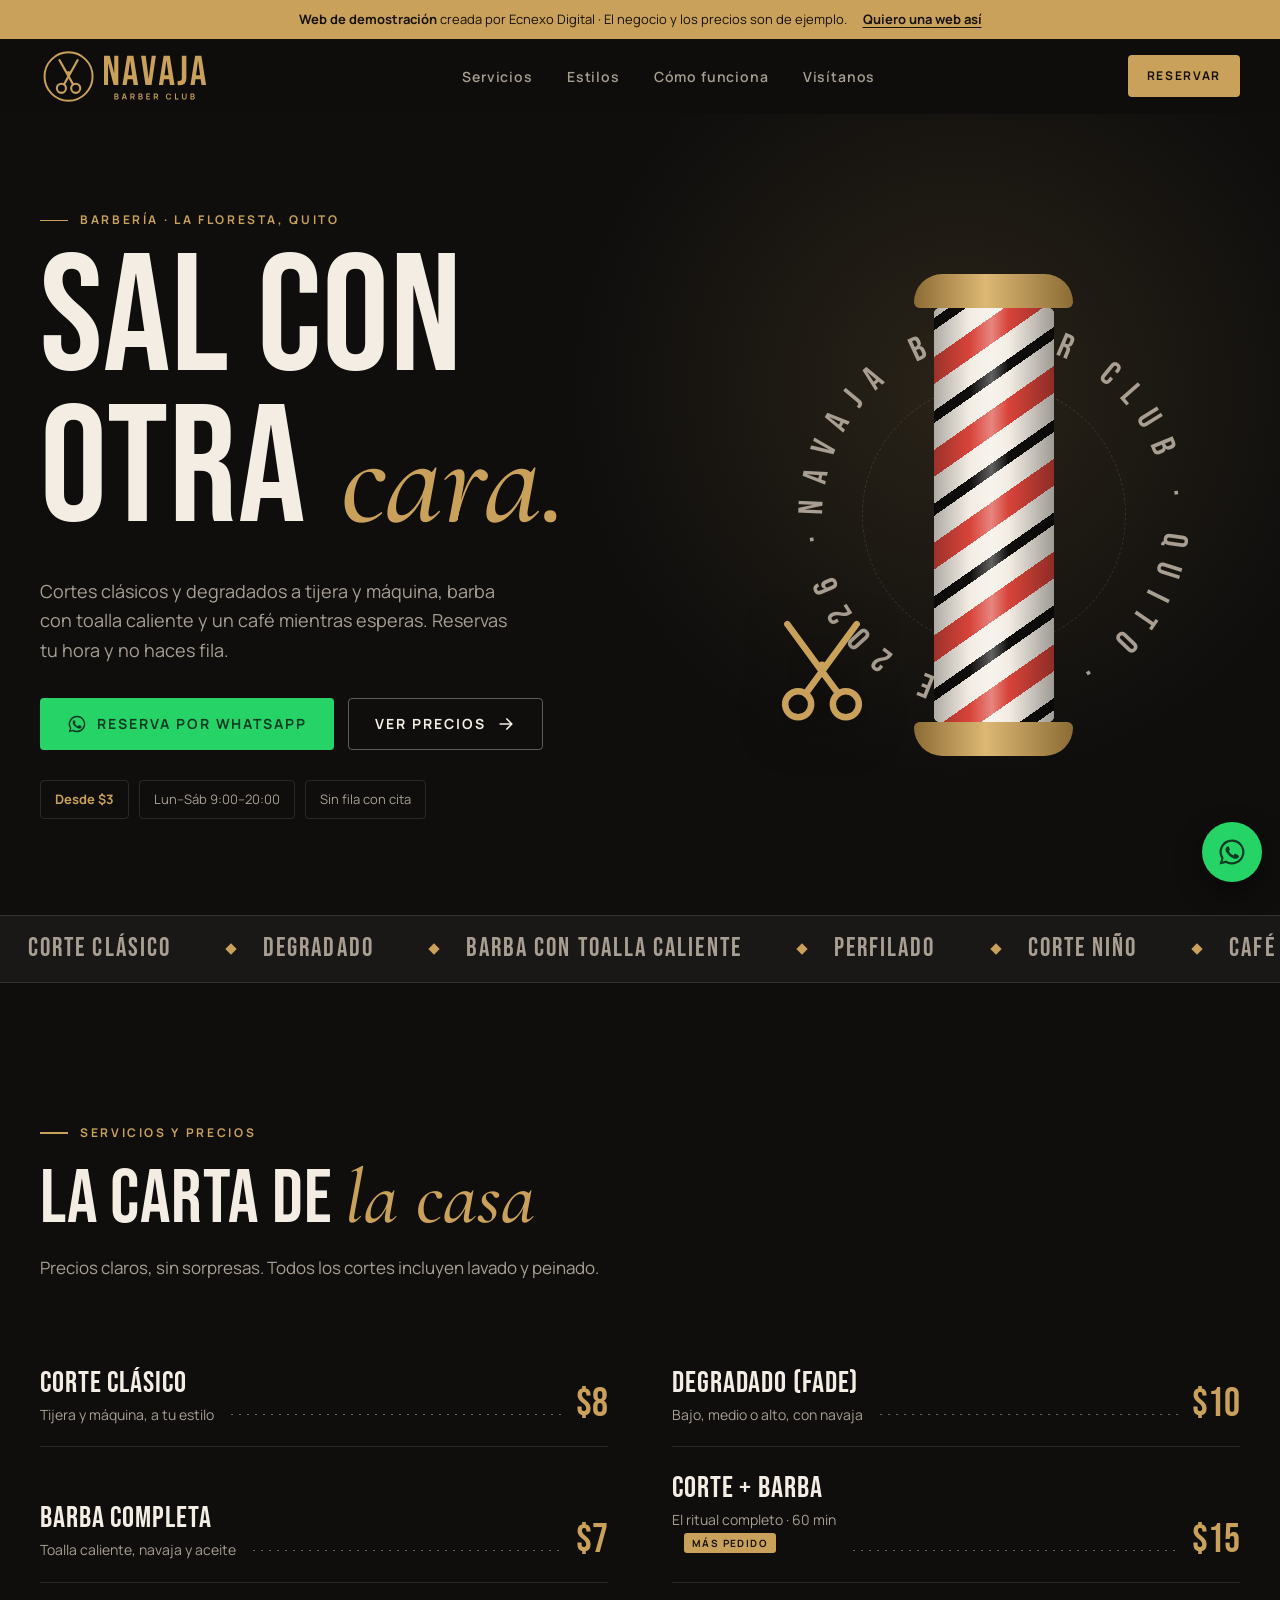
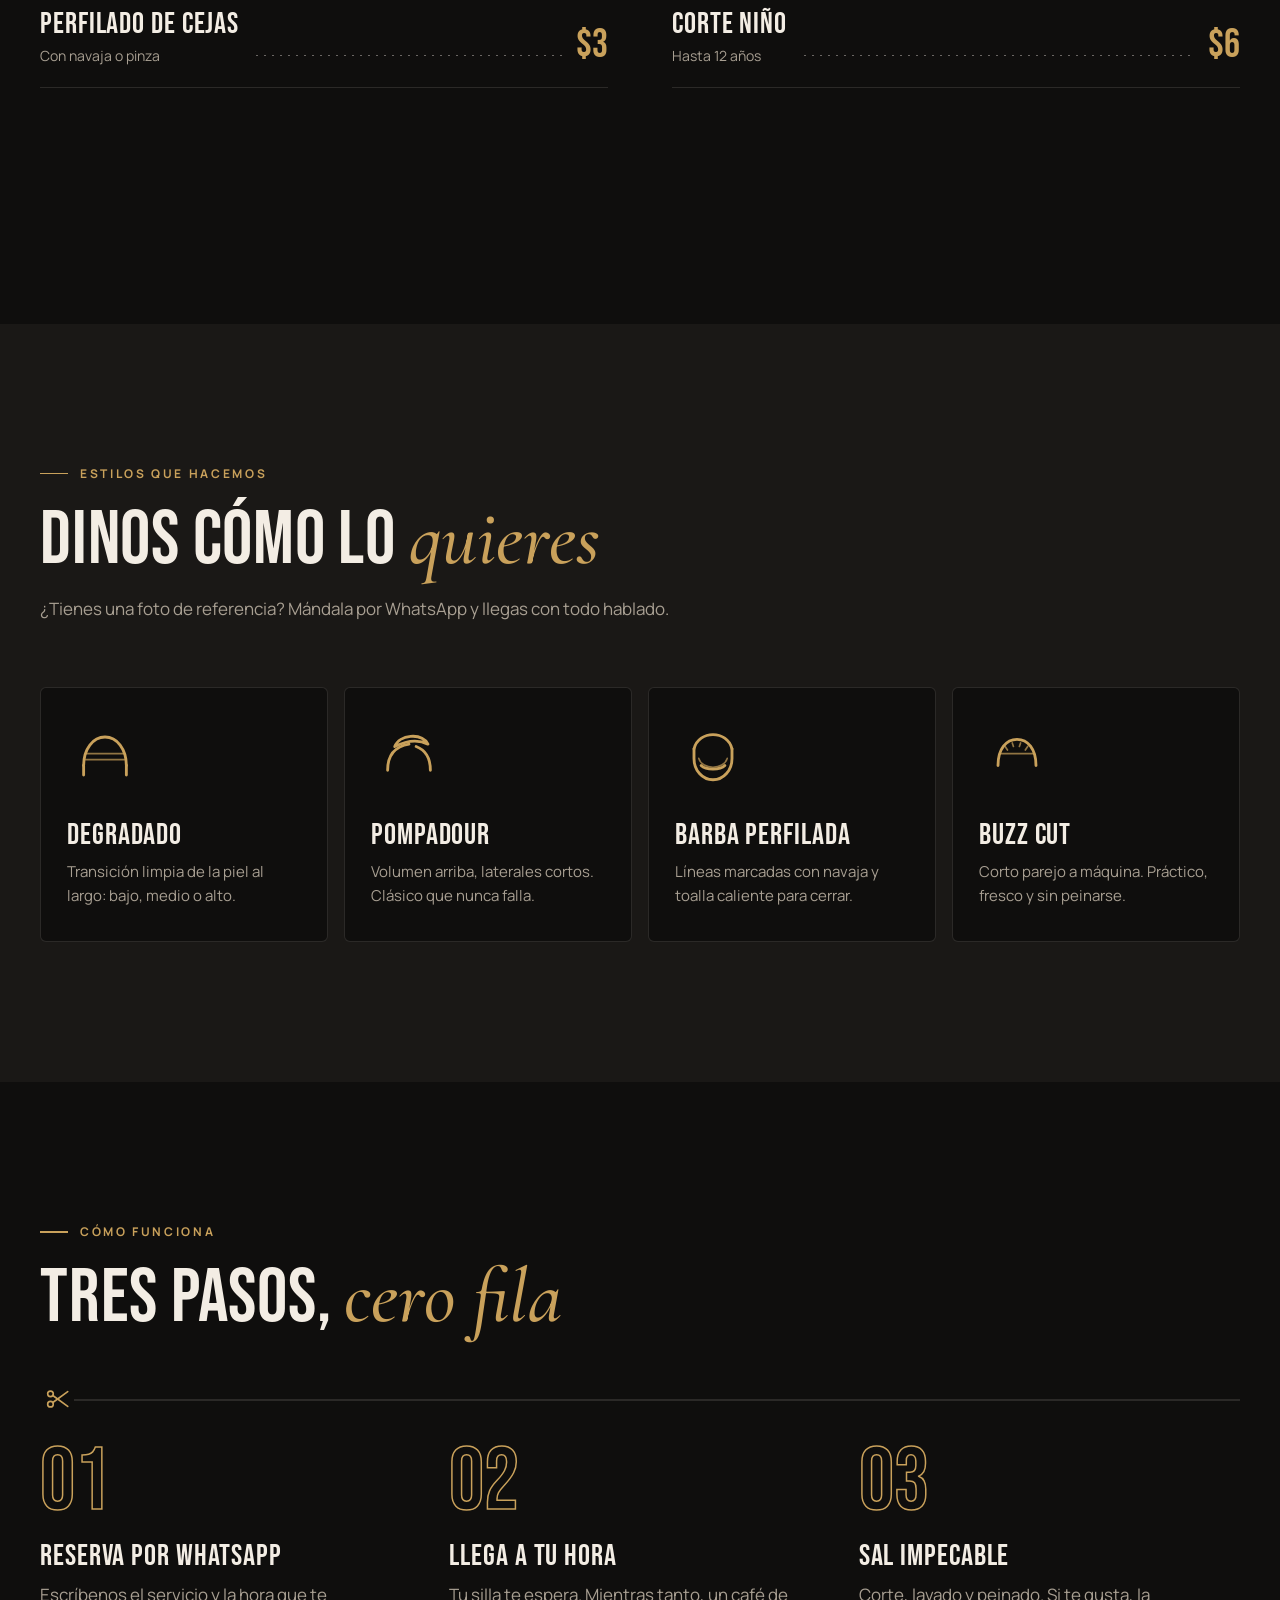
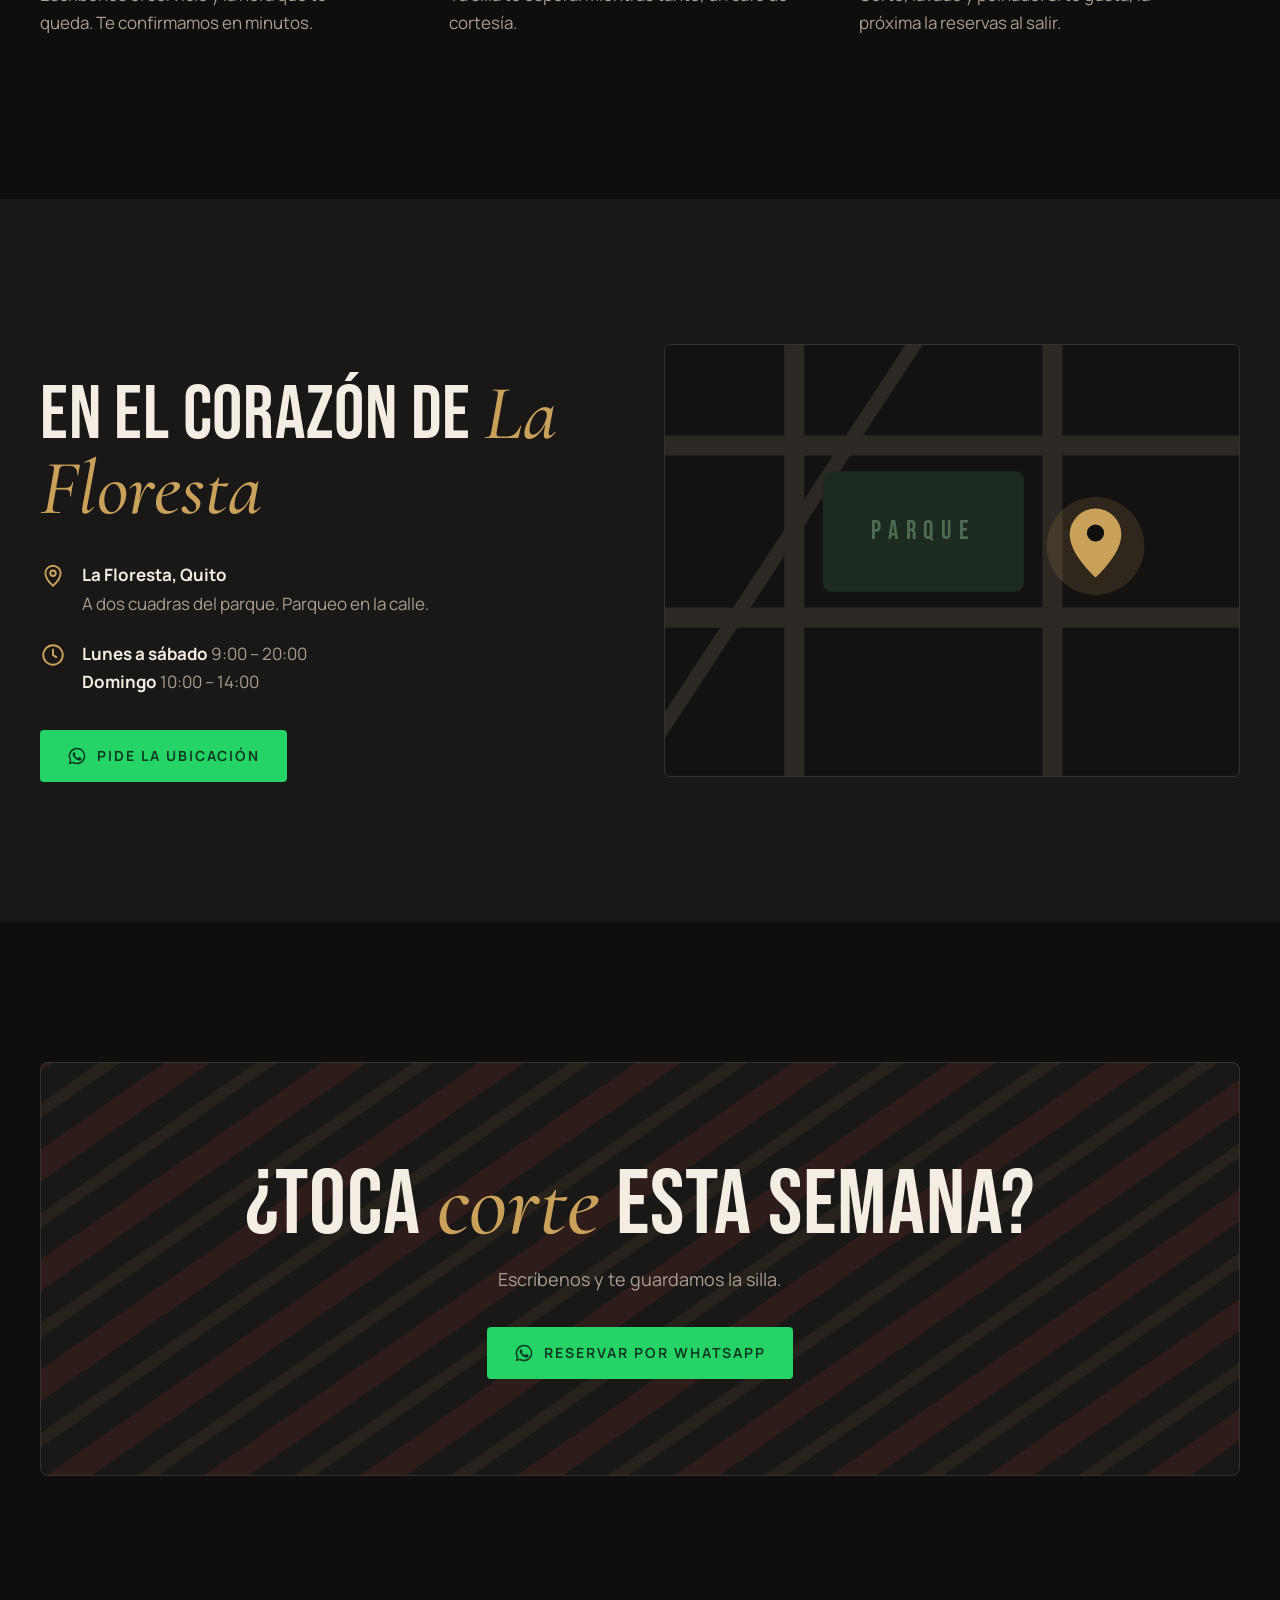
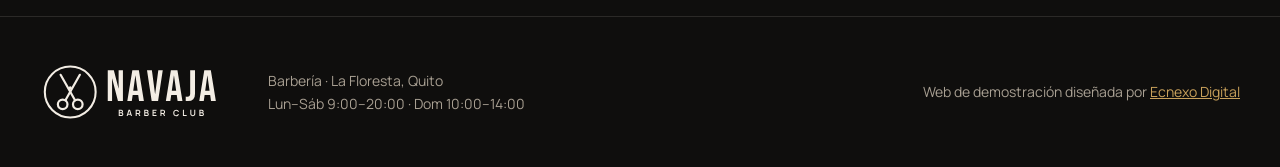
<file: demos/barberia/index.html>
<!doctype html>
<html lang="es">
<head>
  <meta charset="utf-8">
  <meta name="viewport" content="width=device-width, initial-scale=1">
  <title>Navaja Barber Club | Barbería en La Floresta, Quito</title>
  <meta name="description" content="Barbería en La Floresta, Quito: cortes clásicos y degradados, barba con toalla caliente y perfilado. Reserva tu turno por WhatsApp. Web de demostración de Ecnexo Digital.">
  <meta name="robots" content="noindex">
  <meta property="og:type" content="website">
  <meta property="og:title" content="Navaja Barber Club · Barbería en Quito">
  <meta property="og:description" content="Cortes, barba y perfilado en La Floresta. Reserva por WhatsApp.">
  <meta property="og:image" content="https://ecnexodigital.com/demos/barberia/assets/img/og-navaja.jpg">
  <meta name="theme-color" content="#0F0E0D">
  <link rel="icon" href="assets/logo/favicon.svg" type="image/svg+xml">
  <link rel="preload" href="assets/fonts/BebasNeue.woff2" as="font" type="font/woff2" crossorigin>
  <link rel="preload" href="assets/fonts/Manrope-400.woff2" as="font" type="font/woff2" crossorigin>
  <link rel="stylesheet" href="css/estilos.css">
  <script type="application/ld+json">
  {
    "@context": "https://schema.org",
    "@type": "BarberShop",
    "name": "Navaja Barber Club",
    "description": "Barbería en La Floresta, Quito (web de demostración de Ecnexo Digital).",
    "areaServed": "Quito",
    "address": { "@type": "PostalAddress", "addressLocality": "Quito", "addressRegion": "Pichincha", "addressCountry": "EC" },
    "priceRange": "$3 - $15",
    "openingHours": ["Mo-Sa 09:00-20:00", "Su 10:00-14:00"]
  }
  </script>
</head>
<body>
  <!-- Iconos SVG reutilizables -->
  <svg width="0" height="0" style="position:absolute" aria-hidden="true">
    <symbol id="i-wa" viewBox="0 0 24 24"><path fill="currentColor" d="M12 2a10 10 0 0 0-8.6 15.1L2 22l5-1.3A10 10 0 1 0 12 2Zm0 18.2c-1.5 0-3-.4-4.2-1.2l-.3-.2-3 .8.8-2.9-.2-.3A8.2 8.2 0 1 1 12 20.2Zm4.5-6.1c-.2-.1-1.5-.7-1.7-.8-.2-.1-.4-.1-.6.1l-.8 1c-.1.2-.3.2-.5.1a6.7 6.7 0 0 1-3.3-2.9c-.3-.4.2-.4.7-1.4.1-.2 0-.3 0-.4l-.8-1.8c-.2-.5-.4-.4-.6-.4h-.5a1 1 0 0 0-.7.3 3 3 0 0 0-.9 2.2 5.2 5.2 0 0 0 1.1 2.7 11.8 11.8 0 0 0 4.5 4c1.7.7 2.4.8 3.2.6.5-.1 1.5-.6 1.8-1.2.2-.6.2-1.1.1-1.2l-.5-.3Z"/></symbol>
    <symbol id="i-flecha" viewBox="0 0 24 24"><path fill="none" stroke="currentColor" stroke-width="2" stroke-linecap="round" stroke-linejoin="round" d="M5 12h14M13 6l6 6-6 6"/></symbol>
    <symbol id="i-pin" viewBox="0 0 24 24"><path fill="none" stroke="currentColor" stroke-width="1.8" d="M12 21s-7-6.2-7-11.5a7 7 0 0 1 14 0C19 14.8 12 21 12 21Z"/><circle cx="12" cy="9.5" r="2.5" fill="none" stroke="currentColor" stroke-width="1.8"/></symbol>
    <symbol id="i-reloj" viewBox="0 0 24 24"><circle cx="12" cy="12" r="9" fill="none" stroke="currentColor" stroke-width="1.8"/><path fill="none" stroke="currentColor" stroke-width="1.8" stroke-linecap="round" d="M12 7v5l3 2"/></symbol>
    <symbol id="i-tarjeta" viewBox="0 0 24 24"><rect x="3" y="6" width="18" height="13" rx="2" fill="none" stroke="currentColor" stroke-width="1.8"/><path fill="none" stroke="currentColor" stroke-width="1.8" d="M3 10h18M7 15h4"/></symbol>
  </svg>

  <!-- Franja de demo -->
  <div class="demo">
    <p><b>Web de demostración</b> creada por Ecnexo Digital · El negocio y los precios son de ejemplo.</p>
    <a href="#" data-wa="Hola Ecnexo, vi la demo de Navaja Barber Club y quiero una web así para mi negocio." target="_blank" rel="noopener">Quiero una web así</a>
  </div>

  <header class="cabecera" id="cabecera">
    <div class="contenedor cabecera__fila">
      <a href="#inicio" class="cabecera__logo" aria-label="Navaja Barber Club, inicio"><img src="assets/logo/navaja-logo.svg" alt="Navaja Barber Club" width="262" height="90"></a>
      <nav class="cabecera__menu" aria-label="Principal">
        <a href="#servicios">Servicios</a>
        <a href="#estilos">Estilos</a>
        <a href="#ritual">Cómo funciona</a>
        <a href="#visitanos">Visítanos</a>
      </nav>
      <a class="boton boton--laton boton--mini" href="#" data-wa="Hola Navaja, quiero reservar un turno (demo Ecnexo)." target="_blank" rel="noopener">Reservar</a>
    </div>
  </header>

  <main id="inicio">
    <!-- PORTADA -->
    <section class="portada">
      <div class="contenedor portada__grid">
        <div class="portada__texto">
          <p class="etiqueta revela">Barbería · La Floresta, Quito</p>
          <h1 class="portada__titulo">
            <span class="linea"><span>Sal con</span></span>
            <span class="linea"><span>otra <em>cara.</em></span></span>
          </h1>
          <p class="portada__bajada revela">Cortes clásicos y degradados a tijera y máquina, barba con toalla caliente y un café mientras esperas. Reservas tu hora y no haces fila.</p>
          <div class="portada__botones revela">
            <a class="boton boton--whatsapp" href="#" data-wa="Hola Navaja, quiero reservar un turno (demo Ecnexo)." target="_blank" rel="noopener"><svg class="icono"><use href="#i-wa"/></svg> Reserva por WhatsApp</a>
            <a class="boton boton--linea" href="#servicios">Ver precios <svg class="icono"><use href="#i-flecha"/></svg></a>
          </div>
          <ul class="datos revela">
            <li><b>Desde $3</b></li>
            <li>Lun–Sáb 9:00–20:00</li>
            <li>Sin fila con cita</li>
          </ul>
        </div>

        <div class="portada__arte" aria-hidden="true">
          <div class="sello">
            <svg viewBox="0 0 200 200"><defs><path id="circulo" d="M100 100m-78 0a78 78 0 1 1 156 0a78 78 0 1 1-156 0"/></defs>
              <text><textPath href="#circulo" textLength="480" lengthAdjust="spacing">NAVAJA BARBER CLUB · QUITO · DESDE 2026 ·</textPath></text></svg>
          </div>
          <div class="poste">
            <span class="poste__tapa"></span>
            <span class="poste__tubo"><span class="poste__rayas"></span><span class="poste__brillo"></span></span>
            <span class="poste__tapa poste__tapa--abajo"></span>
          </div>
          <svg class="tijera" viewBox="0 0 120 120">
            <g class="tijera__a"><circle cx="38" cy="88" r="12"/><path d="M45 78 L92 14"/></g>
            <g class="tijera__b"><circle cx="82" cy="88" r="12"/><path d="M75 78 L28 14"/></g>
            <circle cx="60" cy="52" r="3.5" class="tijera__eje"/>
          </svg>
        </div>
      </div>
      <div class="cinta" aria-hidden="true">
        <div class="cinta__pista">
          <span>Corte clásico</span><span>Degradado</span><span>Barba con toalla caliente</span><span>Perfilado</span><span>Corte niño</span><span>Café de cortesía</span>
          <span>Corte clásico</span><span>Degradado</span><span>Barba con toalla caliente</span><span>Perfilado</span><span>Corte niño</span><span>Café de cortesía</span>
        </div>
      </div>
    </section>

    <!-- SERVICIOS -->
    <section class="seccion" id="servicios" aria-labelledby="t-servicios">
      <div class="contenedor servicios">
        <header class="seccion__cabeza">
          <p class="etiqueta revela">Servicios y precios</p>
          <h2 id="t-servicios" class="revela">La carta de <em>la casa</em></h2>
          <p class="seccion__bajada revela">Precios claros, sin sorpresas. Todos los cortes incluyen lavado y peinado.</p>
        </header>
        <ul class="carta">
          <li class="revela"><span class="carta__nombre">Corte clásico<small>Tijera y máquina, a tu estilo</small></span><span class="carta__puntos"></span><span class="carta__precio">$8</span></li>
          <li class="revela"><span class="carta__nombre">Degradado (fade)<small>Bajo, medio o alto, con navaja</small></span><span class="carta__puntos"></span><span class="carta__precio">$10</span></li>
          <li class="revela"><span class="carta__nombre">Barba completa<small>Toalla caliente, navaja y aceite</small></span><span class="carta__puntos"></span><span class="carta__precio">$7</span></li>
          <li class="revela carta__estrella"><span class="carta__nombre">Corte + barba<small>El ritual completo · 60 min</small></span><span class="carta__puntos"></span><span class="carta__precio">$15</span></li>
          <li class="revela"><span class="carta__nombre">Perfilado de cejas<small>Con navaja o pinza</small></span><span class="carta__puntos"></span><span class="carta__precio">$3</span></li>
          <li class="revela"><span class="carta__nombre">Corte niño<small>Hasta 12 años</small></span><span class="carta__puntos"></span><span class="carta__precio">$6</span></li>
        </ul>
        <div class="servicios__pie revela">
          <p><svg class="icono"><use href="#i-tarjeta"/></svg> Efectivo, transferencia o tarjeta.</p>
          <a class="boton boton--laton" href="#" data-wa="Hola Navaja, quiero reservar un turno (demo Ecnexo)." target="_blank" rel="noopener">Reservar mi turno <svg class="icono"><use href="#i-flecha"/></svg></a>
        </div>
      </div>
    </section>

    <!-- ESTILOS -->
    <section class="seccion seccion--carbon" id="estilos" aria-labelledby="t-estilos">
      <div class="contenedor">
        <header class="seccion__cabeza">
          <p class="etiqueta revela">Estilos que hacemos</p>
          <h2 id="t-estilos" class="revela">Dinos cómo lo <em>quieres</em></h2>
          <p class="seccion__bajada revela">¿Tienes una foto de referencia? Mándala por WhatsApp y llegas con todo hablado.</p>
        </header>
        <div class="estilos">
          <article class="estilo revela">
            <svg class="estilo__ico dibuja" viewBox="0 0 64 64"><path d="M14 40c0-14 8-24 18-24s18 10 18 24"/><path d="M14 40v8M50 40v8"/><path d="M16 30h32M15 35h34" class="fino"/></svg>
            <h3>Degradado</h3><p>Transición limpia de la piel al largo: bajo, medio o alto.</p>
          </article>
          <article class="estilo revela">
            <svg class="estilo__ico dibuja" viewBox="0 0 64 64"><path d="M14 44c0-12 6-20 18-22"/><path d="M50 44c0-10-4-17-12-20"/><path d="M20 24c4-10 22-12 28-2-8-4-18-3-28 2Z"/></svg>
            <h3>Pompadour</h3><p>Volumen arriba, laterales cortos. Clásico que nunca falla.</p>
          </article>
          <article class="estilo revela">
            <svg class="estilo__ico dibuja" viewBox="0 0 64 64"><path d="M16 26c2-8 9-12 16-12s14 4 16 12"/><path d="M16 26v8c0 10 7 18 16 18s16-8 16-18v-8"/><path d="M22 40c4 4 16 4 20 0"/><path d="M20 34c3 10 21 10 24 0" class="fino"/></svg>
            <h3>Barba perfilada</h3><p>Líneas marcadas con navaja y toalla caliente para cerrar.</p>
          </article>
          <article class="estilo revela">
            <svg class="estilo__ico dibuja" viewBox="0 0 64 64"><path d="M16 40c0-14 7-22 16-22s16 8 16 22"/><path d="M18 30h28" class="fino"/><path d="M22 24l2 3M28 21l1 3M35 21l-1 3M41 24l-2 3" class="fino"/></svg>
            <h3>Buzz cut</h3><p>Corto parejo a máquina. Práctico, fresco y sin peinarse.</p>
          </article>
        </div>
      </div>
    </section>

    <!-- RITUAL -->
    <section class="seccion" id="ritual" aria-labelledby="t-ritual">
      <div class="contenedor">
        <header class="seccion__cabeza">
          <p class="etiqueta revela">Cómo funciona</p>
          <h2 id="t-ritual" class="revela">Tres pasos, <em>cero fila</em></h2>
        </header>
        <ol class="pasos" id="pasos">
          <li class="paso revela"><span class="paso__n">01</span><h3>Reserva por WhatsApp</h3><p>Escríbenos el servicio y la hora que te queda. Te confirmamos en minutos.</p></li>
          <li class="paso revela"><span class="paso__n">02</span><h3>Llega a tu hora</h3><p>Tu silla te espera. Mientras tanto, un café de cortesía.</p></li>
          <li class="paso revela"><span class="paso__n">03</span><h3>Sal impecable</h3><p>Corte, lavado y peinado. Si te gusta, la próxima la reservas al salir.</p></li>
          <svg class="pasos__navaja" viewBox="0 0 120 120" aria-hidden="true">
            <g fill="none" stroke-width="7" stroke-linecap="round"><circle cx="38" cy="88" r="12"/><circle cx="82" cy="88" r="12"/><path d="M45 78 L92 14"/><path d="M75 78 L28 14"/></g>
          </svg>
        </ol>
      </div>
    </section>

    <!-- VISÍTANOS -->
    <section class="seccion seccion--carbon" id="visitanos" aria-labelledby="t-visitanos">
      <div class="contenedor visita">
        <div class="visita__texto">
          <p class="etiqueta revela">Visítanos</p>
          <h2 id="t-visitanos" class="revela">En el corazón de <em>La Floresta</em></h2>
          <ul class="visita__datos">
            <li class="revela"><svg class="icono"><use href="#i-pin"/></svg><span><b>La Floresta, Quito</b><br>A dos cuadras del parque. Parqueo en la calle.</span></li>
            <li class="revela"><svg class="icono"><use href="#i-reloj"/></svg><span><b>Lunes a sábado</b> 9:00 – 20:00<br><b>Domingo</b> 10:00 – 14:00</span></li>
          </ul>
          <a class="boton boton--whatsapp revela" href="#" data-wa="Hola Navaja, ¿cómo llego a la barbería? (demo Ecnexo)" target="_blank" rel="noopener"><svg class="icono"><use href="#i-wa"/></svg> Pide la ubicación</a>
        </div>
        <div class="mapa revela" aria-hidden="true">
          <svg viewBox="0 0 400 300">
            <rect width="400" height="300" fill="#141210"/>
            <g stroke="#2C2824" stroke-width="14" fill="none">
              <path d="M-10 70 H410"/><path d="M-10 190 H410"/><path d="M90 -10 V310"/><path d="M270 -10 V310"/>
              <path d="M-10 280 L180 -10" stroke-width="10"/>
            </g>
            <rect x="110" y="88" width="140" height="84" rx="6" fill="#1D2A1F"/>
            <text x="180" y="135" text-anchor="middle" class="mapa__txt">PARQUE</text>
            <g class="mapa__pin"><circle cx="300" cy="140" r="34" fill="#C9A15B" opacity=".15"/><path d="M300 162s-18-16-18-30a18 18 0 0 1 36 0c0 14-18 30-18 30Z" fill="#C9A15B"/><circle cx="300" cy="131" r="6" fill="#0F0E0D"/></g>
          </svg>
        </div>
      </div>
    </section>

    <!-- LLAMADA FINAL -->
    <section class="final">
      <div class="contenedor">
        <div class="final__caja revela">
          <h2>¿Toca <em>corte</em> esta semana?</h2>
          <p>Escríbenos y te guardamos la silla.</p>
          <a class="boton boton--whatsapp" href="#" data-wa="Hola Navaja, quiero reservar un turno (demo Ecnexo)." target="_blank" rel="noopener"><svg class="icono"><use href="#i-wa"/></svg> Reservar por WhatsApp</a>
        </div>
      </div>
    </section>
  </main>

  <footer class="pie">
    <div class="contenedor pie__fila">
      <img src="assets/logo/navaja-logo-crema.svg" alt="Navaja Barber Club" width="180" height="62" loading="lazy">
      <p>Barbería · La Floresta, Quito<br>Lun–Sáb 9:00–20:00 · Dom 10:00–14:00</p>
      <p class="pie__ecnexo">Web de demostración diseñada por <a href="../../index.html">Ecnexo Digital</a></p>
    </div>
  </footer>

  <a class="flotante" href="#" data-wa="Hola Navaja, quiero reservar un turno (demo Ecnexo)." target="_blank" rel="noopener" aria-label="Reservar por WhatsApp"><svg class="icono"><use href="#i-wa"/></svg></a>

  <script src="js/main.js"></script>
</body>
</html>
</file>
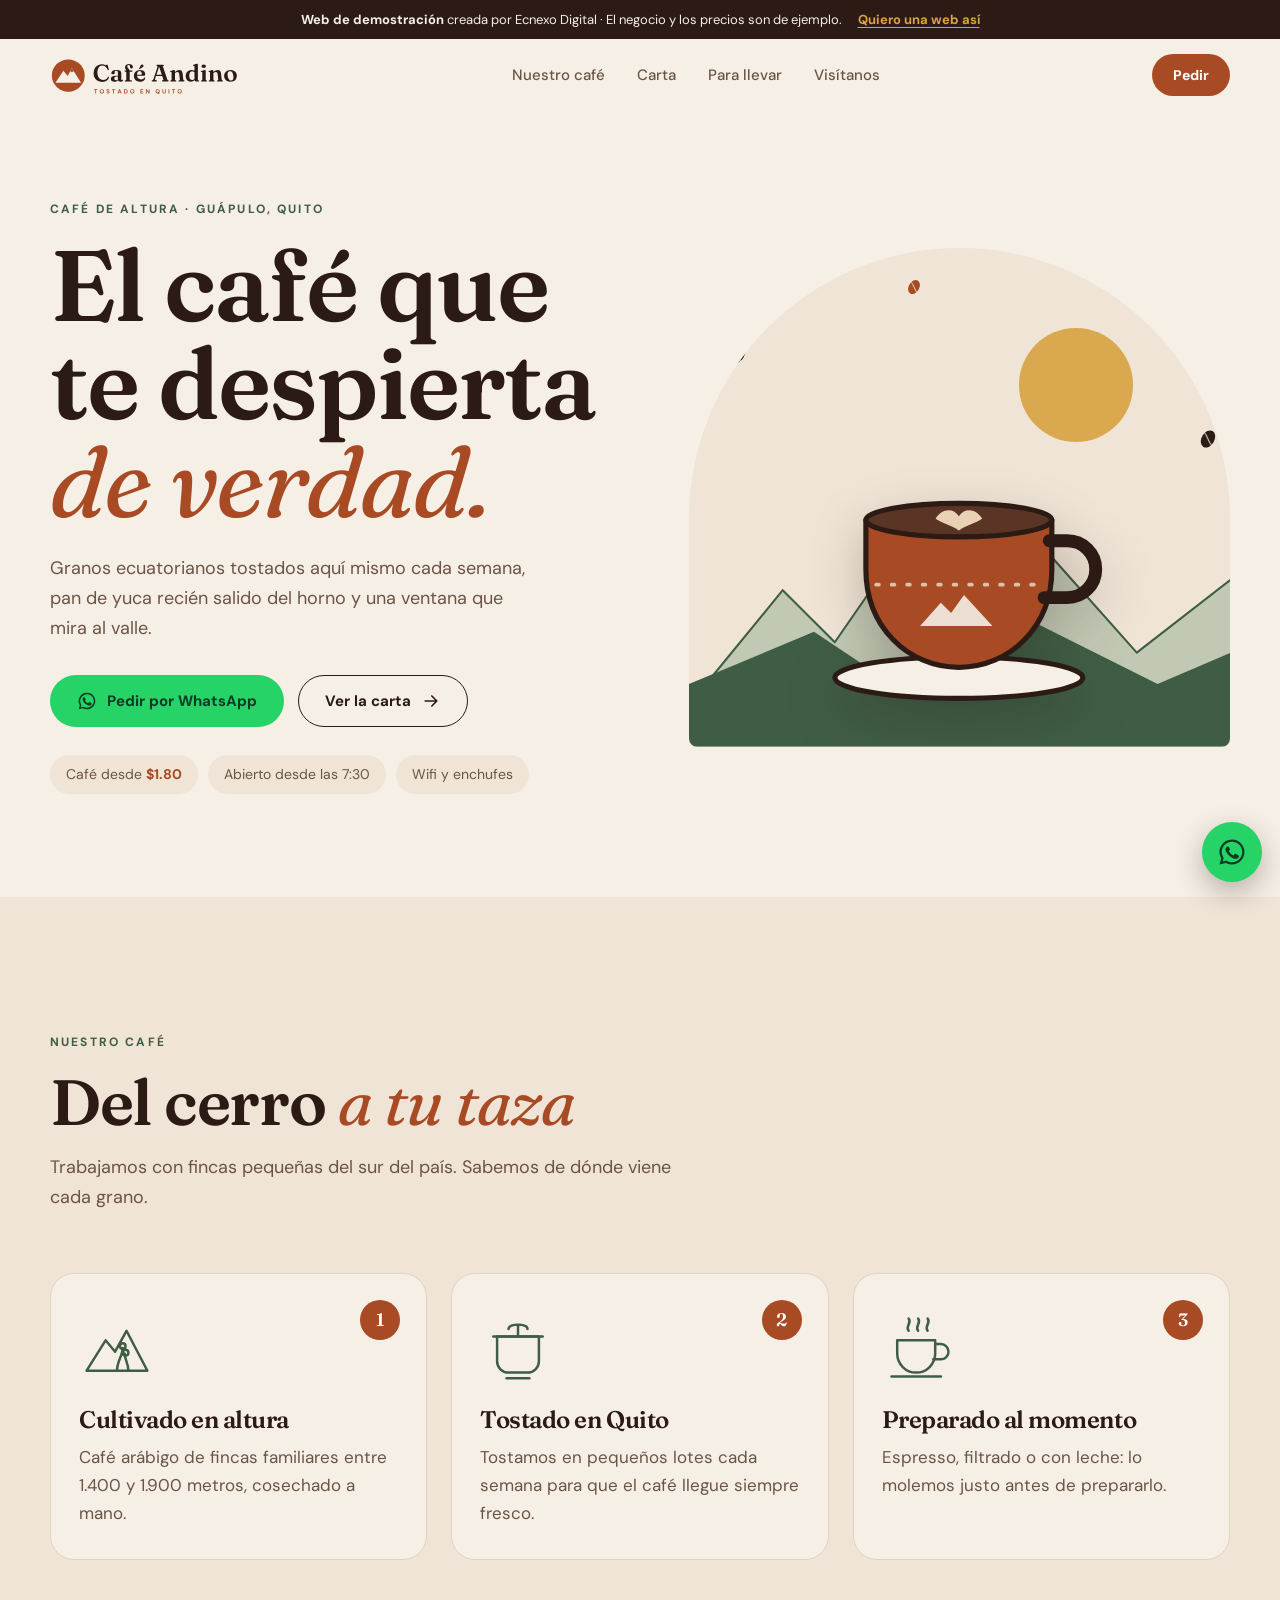
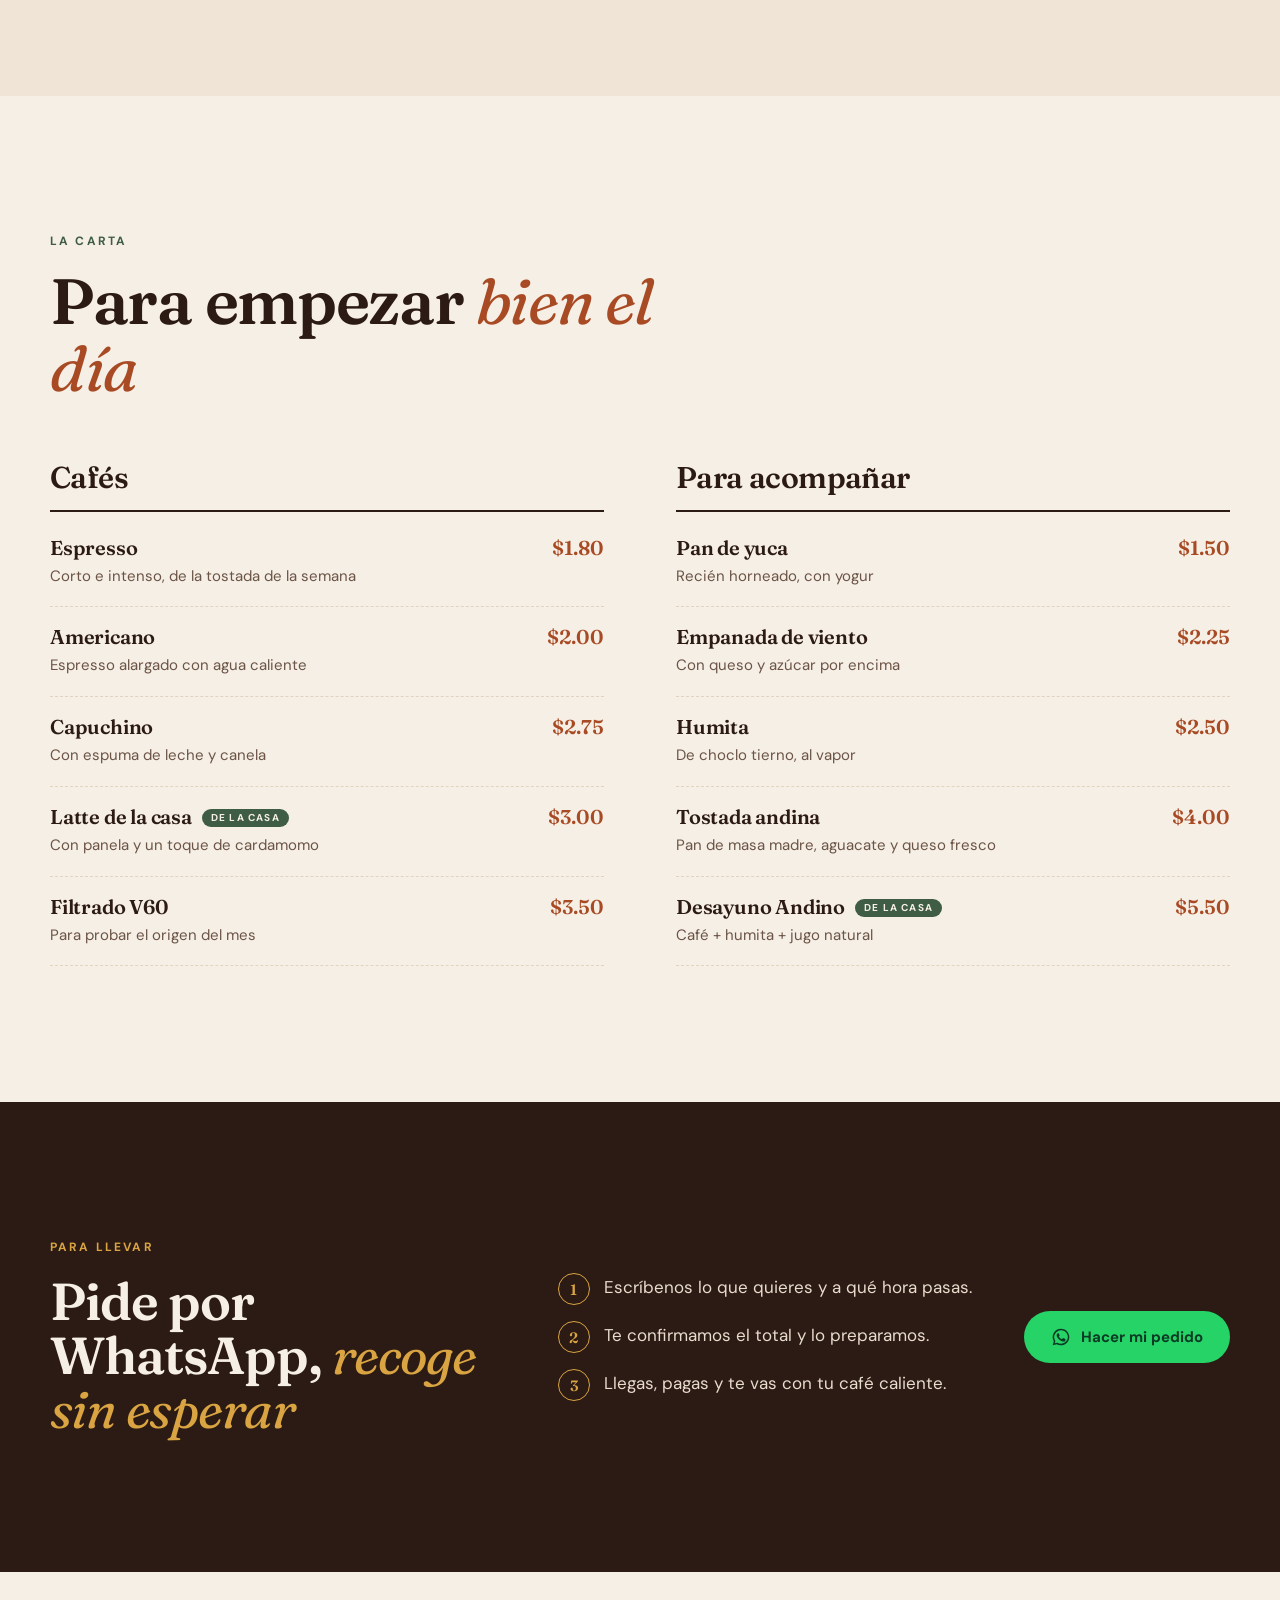
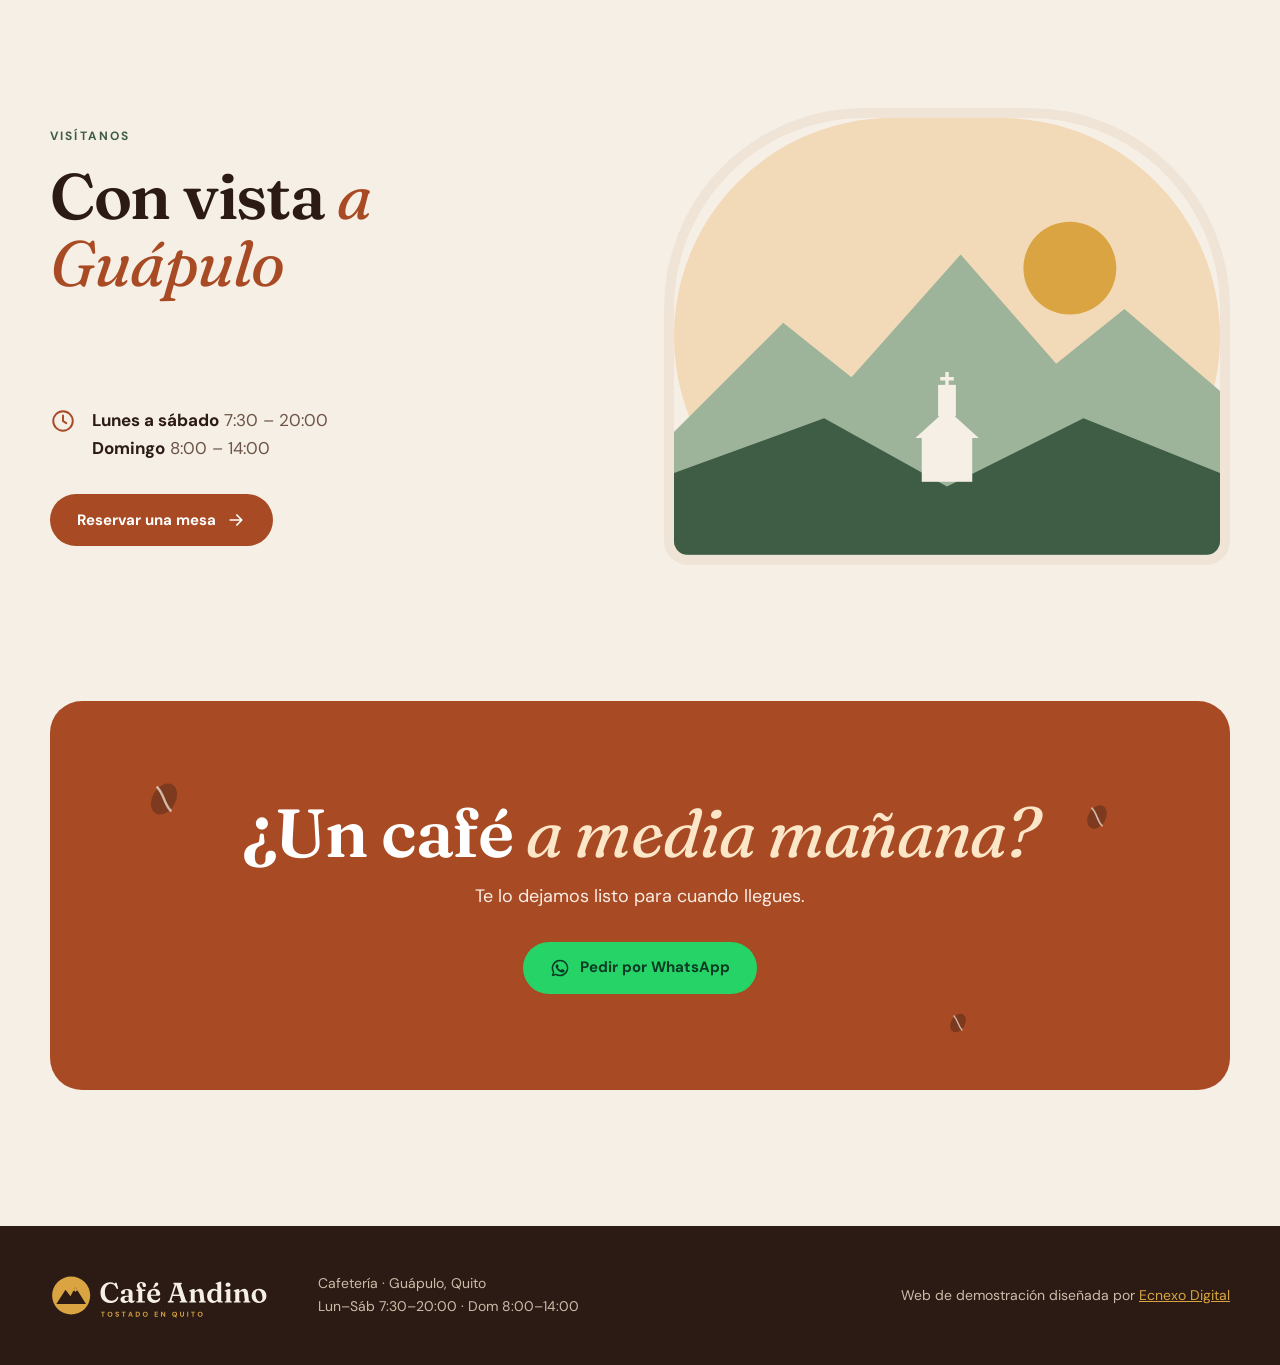
<file: demos/cafeteria/index.html>
<!doctype html>
<html lang="es">
<head>
  <meta charset="utf-8">
  <meta name="viewport" content="width=device-width, initial-scale=1">
  <title>Café Andino | Cafetería de especialidad en Guápulo, Quito</title>
  <meta name="description" content="Café de altura tostado en Quito, pan de yuca recién horneado y una vista a Guápulo. Pide para llevar o reserva tu mesa por WhatsApp. Web de demostración de Ecnexo Digital.">
  <meta name="robots" content="noindex">
  <meta property="og:type" content="website">
  <meta property="og:title" content="Café Andino · Cafetería en Quito">
  <meta property="og:description" content="El café que te despierta de verdad. Pide por WhatsApp.">
  <meta property="og:image" content="https://ecnexodigital.com/demos/cafeteria/assets/img/og-andino.jpg">
  <meta name="theme-color" content="#F6EFE6">
  <link rel="icon" href="assets/logo/favicon.svg" type="image/svg+xml">
  <link rel="preload" href="assets/fonts/Fraunces-600.woff2" as="font" type="font/woff2" crossorigin>
  <link rel="preload" href="assets/fonts/DMSans-400.woff2" as="font" type="font/woff2" crossorigin>
  <link rel="stylesheet" href="css/estilos.css">
  <script type="application/ld+json">
  {
    "@context": "https://schema.org",
    "@type": "CafeOrCoffeeShop",
    "name": "Café Andino",
    "description": "Cafetería de especialidad en Guápulo, Quito (web de demostración de Ecnexo Digital).",
    "servesCuisine": "Café, panadería ecuatoriana",
    "address": { "@type": "PostalAddress", "addressLocality": "Quito", "addressRegion": "Pichincha", "addressCountry": "EC" },
    "priceRange": "$",
    "openingHours": ["Mo-Sa 07:30-20:00", "Su 08:00-14:00"]
  }
  </script>
</head>
<body>
  <svg width="0" height="0" style="position:absolute" aria-hidden="true">
    <symbol id="i-wa" viewBox="0 0 24 24"><path fill="currentColor" d="M12 2a10 10 0 0 0-8.6 15.1L2 22l5-1.3A10 10 0 1 0 12 2Zm0 18.2c-1.5 0-3-.4-4.2-1.2l-.3-.2-3 .8.8-2.9-.2-.3A8.2 8.2 0 1 1 12 20.2Zm4.5-6.1c-.2-.1-1.5-.7-1.7-.8-.2-.1-.4-.1-.6.1l-.8 1c-.1.2-.3.2-.5.1a6.7 6.7 0 0 1-3.3-2.9c-.3-.4.2-.4.7-1.4.1-.2 0-.3 0-.4l-.8-1.8c-.2-.5-.4-.4-.6-.4h-.5a1 1 0 0 0-.7.3 3 3 0 0 0-.9 2.2 5.2 5.2 0 0 0 1.1 2.7 11.8 11.8 0 0 0 4.5 4c1.7.7 2.4.8 3.2.6.5-.1 1.5-.6 1.8-1.2.2-.6.2-1.1.1-1.2l-.5-.3Z"/></symbol>
    <symbol id="i-flecha" viewBox="0 0 24 24"><path fill="none" stroke="currentColor" stroke-width="2" stroke-linecap="round" stroke-linejoin="round" d="M5 12h14M13 6l6 6-6 6"/></symbol>
    <symbol id="i-pin" viewBox="0 0 24 24"><path fill="none" stroke="currentColor" stroke-width="1.8" d="M12 21s-7-6.2-7-11.5a7 7 0 0 1 14 0C19 14.8 12 21 12 21Z"/><circle cx="12" cy="9.5" r="2.5" fill="none" stroke="currentColor" stroke-width="1.8"/></symbol>
    <symbol id="i-reloj" viewBox="0 0 24 24"><circle cx="12" cy="12" r="9" fill="none" stroke="currentColor" stroke-width="1.8"/><path fill="none" stroke="currentColor" stroke-width="1.8" stroke-linecap="round" d="M12 7v5l3 2"/></symbol>
    <symbol id="i-grano" viewBox="0 0 24 24"><ellipse cx="12" cy="12" rx="7" ry="10" transform="rotate(30 12 12)" fill="currentColor"/><path d="M8 5c4 4 4 10 8 14" fill="none" stroke="#F6EFE6" stroke-width="1.4" stroke-linecap="round" opacity=".7"/></symbol>
  </svg>

  <div class="demo">
    <p><b>Web de demostración</b> creada por Ecnexo Digital · El negocio y los precios son de ejemplo.</p>
    <a href="#" data-wa="Hola Ecnexo, vi la demo de Café Andino y quiero una web así para mi negocio." target="_blank" rel="noopener">Quiero una web así</a>
  </div>

  <header class="cabecera" id="cabecera">
    <div class="contenedor cabecera__fila">
      <a href="#inicio" class="cabecera__logo" aria-label="Café Andino, inicio"><img src="assets/logo/andino-logo.svg" alt="Café Andino" width="312" height="72"></a>
      <nav class="cabecera__menu" aria-label="Principal">
        <a href="#origen">Nuestro café</a>
        <a href="#carta">Carta</a>
        <a href="#llevar">Para llevar</a>
        <a href="#visitanos">Visítanos</a>
      </nav>
      <a class="boton boton--terracota boton--mini" href="#" data-wa="Hola Café Andino, quiero hacer un pedido (demo Ecnexo)." target="_blank" rel="noopener">Pedir</a>
    </div>
  </header>

  <main id="inicio">
    <!-- PORTADA -->
    <section class="portada">
      <div class="contenedor portada__grid">
        <div class="portada__texto">
          <p class="etiqueta revela">Café de altura · Guápulo, Quito</p>
          <h1 class="portada__titulo revela">El café que te despierta <em>de verdad.</em></h1>
          <p class="portada__bajada revela">Granos ecuatorianos tostados aquí mismo cada semana, pan de yuca recién salido del horno y una ventana que mira al valle.</p>
          <div class="portada__botones revela">
            <a class="boton boton--whatsapp" href="#" data-wa="Hola Café Andino, quiero hacer un pedido para llevar (demo Ecnexo)." target="_blank" rel="noopener"><svg class="icono"><use href="#i-wa"/></svg> Pedir por WhatsApp</a>
            <a class="boton boton--linea" href="#carta">Ver la carta <svg class="icono"><use href="#i-flecha"/></svg></a>
          </div>
          <ul class="datos revela">
            <li>Café desde <b>$1.80</b></li>
            <li>Abierto desde las 7:30</li>
            <li>Wifi y enchufes</li>
          </ul>
        </div>

        <div class="portada__arte" aria-hidden="true">
          <svg class="montes" viewBox="0 0 520 300" preserveAspectRatio="xMidYMax meet">
            <path class="monte monte--atras" d="M0 260 L90 150 L140 200 L230 70 L300 170 L350 120 L430 210 L520 140 L520 300 L0 300 Z"/>
            <path class="monte monte--nieve" d="M205 106 L230 70 L254 104 L242 98 L231 110 L218 98 Z"/>
            <path class="monte monte--frente" d="M0 300 L0 240 L120 190 L210 250 L330 180 L450 240 L520 210 L520 300 Z"/>
            <path class="monte__linea" d="M0 260 L90 150 L140 200 L230 70 L300 170 L350 120 L430 210 L520 140"/>
          </svg>
          <div class="sol"></div>
          <svg class="taza" viewBox="0 0 260 260">
            <g class="vapor">
              <path d="M104 70c-10-14 10-22 0-36"/><path d="M130 62c-10-14 10-22 0-36"/><path d="M156 70c-10-14 10-22 0-36"/>
            </g>
            <ellipse cx="130" cy="222" rx="96" ry="16" class="taza__plato"/>
            <path class="taza__cuerpo" d="M58 100h144v38c0 44-32 76-72 76s-72-32-72-76Z"/>
            <path class="taza__asa" d="M200 116h14a22 22 0 0 1 0 44h-18"/>
            <ellipse cx="130" cy="100" rx="72" ry="13" class="taza__boca"/>
            <path class="taza__arte" d="M112 99c4-8 14-9 18-2 4-7 14-6 18 2-6 4-12 5-18 9-6-4-12-5-18-9Z"/>
            <path class="taza__franja" d="M66 150h128"/>
            <path class="taza__monte" d="M100 182 L116 164 L124 172 L134 158 L156 182 Z"/>
          </svg>
          <svg class="grano grano--1"><use href="#i-grano"/></svg>
          <svg class="grano grano--2"><use href="#i-grano"/></svg>
          <svg class="grano grano--3"><use href="#i-grano"/></svg>
        </div>
      </div>
    </section>

    <!-- ORIGEN -->
    <section class="seccion seccion--papel" id="origen" aria-labelledby="t-origen">
      <div class="contenedor">
        <header class="seccion__cabeza">
          <p class="etiqueta revela">Nuestro café</p>
          <h2 id="t-origen" class="revela">Del cerro <em>a tu taza</em></h2>
          <p class="seccion__bajada revela">Trabajamos con fincas pequeñas del sur del país. Sabemos de dónde viene cada grano.</p>
        </header>
        <ol class="origen">
          <li class="origen__paso revela">
            <svg class="origen__ico dibuja" viewBox="0 0 80 80"><path d="M8 66 L28 34 L38 46 L50 24 L72 66 Z"/><path d="M40 66c0-10 6-16 6-24M52 66c0-8-4-12-4-18"/><circle cx="46" cy="40" r="3"/><circle cx="49" cy="47" r="3"/></svg>
            <span class="origen__n">1</span>
            <h3>Cultivado en altura</h3>
            <p>Café arábigo de fincas familiares entre 1.400 y 1.900 metros, cosechado a mano.</p>
          </li>
          <li class="origen__paso revela">
            <svg class="origen__ico dibuja" viewBox="0 0 80 80"><path d="M18 30h44v26a12 12 0 0 1-12 12H30a12 12 0 0 1-12-12Z"/><path d="M14 30h52"/><path d="M40 30V18M30 22c0-6 20-6 20 0"/><path d="M28 74h24"/></svg>
            <span class="origen__n">2</span>
            <h3>Tostado en Quito</h3>
            <p>Tostamos en pequeños lotes cada semana para que el café llegue siempre fresco.</p>
          </li>
          <li class="origen__paso revela">
            <svg class="origen__ico dibuja" viewBox="0 0 80 80"><path d="M16 34h40v14a20 20 0 0 1-40 0Z"/><path d="M56 38h6a8 8 0 0 1 0 16h-8"/><path d="M28 24c-4-5 4-8 0-13M38 24c-4-5 4-8 0-13M48 24c-4-5 4-8 0-13"/><path d="M10 72h52"/></svg>
            <span class="origen__n">3</span>
            <h3>Preparado al momento</h3>
            <p>Espresso, filtrado o con leche: lo molemos justo antes de prepararlo.</p>
          </li>
        </ol>
      </div>
    </section>

    <!-- CARTA -->
    <section class="seccion" id="carta" aria-labelledby="t-carta">
      <div class="contenedor">
        <header class="seccion__cabeza">
          <p class="etiqueta revela">La carta</p>
          <h2 id="t-carta" class="revela">Para empezar <em>bien el día</em></h2>
        </header>
        <div class="carta">
          <div class="carta__col">
            <h3 class="carta__titulo revela">Cafés</h3>
            <ul>
              <li class="revela"><span><b>Espresso</b><small>Corto e intenso, de la tostada de la semana</small></span><i>$1.80</i></li>
              <li class="revela"><span><b>Americano</b><small>Espresso alargado con agua caliente</small></span><i>$2.00</i></li>
              <li class="revela"><span><b>Capuchino</b><small>Con espuma de leche y canela</small></span><i>$2.75</i></li>
              <li class="revela carta__casa"><span><b>Latte de la casa</b><small>Con panela y un toque de cardamomo</small></span><i>$3.00</i></li>
              <li class="revela"><span><b>Filtrado V60</b><small>Para probar el origen del mes</small></span><i>$3.50</i></li>
            </ul>
          </div>
          <div class="carta__col">
            <h3 class="carta__titulo revela">Para acompañar</h3>
            <ul>
              <li class="revela"><span><b>Pan de yuca</b><small>Recién horneado, con yogur</small></span><i>$1.50</i></li>
              <li class="revela"><span><b>Empanada de viento</b><small>Con queso y azúcar por encima</small></span><i>$2.25</i></li>
              <li class="revela"><span><b>Humita</b><small>De choclo tierno, al vapor</small></span><i>$2.50</i></li>
              <li class="revela"><span><b>Tostada andina</b><small>Pan de masa madre, aguacate y queso fresco</small></span><i>$4.00</i></li>
              <li class="revela carta__casa"><span><b>Desayuno Andino</b><small>Café + humita + jugo natural</small></span><i>$5.50</i></li>
            </ul>
          </div>
        </div>
      </div>
    </section>

    <!-- PARA LLEVAR -->
    <section class="seccion seccion--oscura" id="llevar" aria-labelledby="t-llevar">
      <div class="contenedor llevar">
        <div>
          <p class="etiqueta etiqueta--dorada revela">Para llevar</p>
          <h2 id="t-llevar" class="revela">Pide por WhatsApp, <em>recoge sin esperar</em></h2>
        </div>
        <ol class="llevar__pasos">
          <li class="revela"><span>1</span>Escríbenos lo que quieres y a qué hora pasas.</li>
          <li class="revela"><span>2</span>Te confirmamos el total y lo preparamos.</li>
          <li class="revela"><span>3</span>Llegas, pagas y te vas con tu café caliente.</li>
        </ol>
        <a class="boton boton--whatsapp revela" href="#" data-wa="Hola Café Andino, quiero pedir para llevar: (demo Ecnexo)" target="_blank" rel="noopener"><svg class="icono"><use href="#i-wa"/></svg> Hacer mi pedido</a>
      </div>
    </section>

    <!-- VISÍTANOS -->
    <section class="seccion" id="visitanos" aria-labelledby="t-visitanos">
      <div class="contenedor visita">
        <div class="visita__texto">
          <p class="etiqueta revela">Visítanos</p>
          <h2 id="t-visitanos" class="revela">Con vista <em>a Guápulo</em></h2>
          <ul class="visita__datos">
            <li class="revela"><svg class="icono"><use href="#i-pin"/></svg><span><b>Guápulo, Quito</b><br>Junto al mirador. Mesas dentro y en la terraza.</span></li>
            <li class="revela"><svg class="icono"><use href="#i-reloj"/></svg><span><b>Lunes a sábado</b> 7:30 – 20:00<br><b>Domingo</b> 8:00 – 14:00</span></li>
          </ul>
          <a class="boton boton--terracota revela" href="#" data-wa="Hola Café Andino, quiero reservar una mesa (demo Ecnexo)." target="_blank" rel="noopener">Reservar una mesa <svg class="icono"><use href="#i-flecha"/></svg></a>
        </div>
        <div class="ventana revela" aria-hidden="true">
          <svg viewBox="0 0 400 320">
            <rect width="400" height="320" rx="160" ry="160" class="ventana__cielo"/>
            <circle cx="290" cy="110" r="34" class="ventana__sol"/>
            <path d="M0 230 L80 150 L130 190 L210 100 L280 180 L330 140 L400 200 L400 320 L0 320 Z" class="ventana__monte1"/>
            <path d="M0 320 L0 260 L110 220 L200 270 L300 220 L400 260 L400 320 Z" class="ventana__monte2"/>
            <g class="ventana__iglesia"><rect x="182" y="232" width="36" height="34"/><path d="M178 234 L200 214 L222 234 Z"/><rect x="194" y="196" width="12" height="22"/><path d="M200 186 V198 M195 191 H205" stroke-width="2.5"/></g>
          </svg>
        </div>
      </div>
    </section>

    <!-- FINAL -->
    <section class="final">
      <div class="contenedor">
        <div class="final__caja revela">
          <svg class="grano grano--f1"><use href="#i-grano"/></svg>
          <svg class="grano grano--f2"><use href="#i-grano"/></svg>
          <svg class="grano grano--f3"><use href="#i-grano"/></svg>
          <h2>¿Un café <em>a media mañana?</em></h2>
          <p>Te lo dejamos listo para cuando llegues.</p>
          <a class="boton boton--whatsapp" href="#" data-wa="Hola Café Andino, quiero hacer un pedido (demo Ecnexo)." target="_blank" rel="noopener"><svg class="icono"><use href="#i-wa"/></svg> Pedir por WhatsApp</a>
        </div>
      </div>
    </section>
  </main>

  <footer class="pie">
    <div class="contenedor pie__fila">
      <img src="assets/logo/andino-logo-crema.svg" alt="Café Andino" width="220" height="51" loading="lazy">
      <p>Cafetería · Guápulo, Quito<br>Lun–Sáb 7:30–20:00 · Dom 8:00–14:00</p>
      <p class="pie__ecnexo">Web de demostración diseñada por <a href="../../index.html">Ecnexo Digital</a></p>
    </div>
  </footer>

  <a class="flotante" href="#" data-wa="Hola Café Andino, quiero hacer un pedido (demo Ecnexo)." target="_blank" rel="noopener" aria-label="Pedir por WhatsApp"><svg class="icono"><use href="#i-wa"/></svg></a>

  <script src="js/main.js"></script>
</body>
</html>
</file>
<file: css/estilos.css>
/* =========================================================
   PLANTILLA "ESTUDIO OSCURO" — Ecnexo Digital
   Para reutilizar en otro proyecto, cambia solo estas variables ↓
   ========================================================= */
:root {
  /* Paleta de marca Ecnexo (versión oscura): vino profundo + rojo Ecnexo */
  --bg: #140A0C;            /* fondo (vino casi negro) */
  --bg-2: #1E0F12;          /* fondo de tarjetas */
  --bg-3: #2A1418;          /* tarjetas al pasar el mouse */
  --line: rgba(250, 230, 232, .09);
  --line-2: rgba(250, 230, 232, .18);
  --text: #FAF6F6;          /* texto principal (crema) */
  --muted: #B5A3A6;         /* texto secundario */
  --acc: #E3263A;           /* ROJO ECNEXO: botones, enlaces, acentos */
  --acc-hover: #B91C2E;     /* rojo intenso para el hover de botones */
  --acc-ink: #FFFFFF;       /* texto encima del rojo */
  --acc-2: #8E1F2C;         /* rojo vino, solo para brillos difuminados */
  --acc-soft: #F2A0AA;      /* rosa: detalles pequeños sobre fondo oscuro */
  --radius: 18px;

  --f-sans: "Montserrat", "Helvetica Neue", Arial, sans-serif;
  --f-serif: "Instrument Serif", Georgia, serif;
  --f-mono: "JetBrains Mono", ui-monospace, monospace;

  --ease: cubic-bezier(.2, .8, .2, 1);
  --ease-out: cubic-bezier(.23, 1, .32, 1);   /* respuesta rápida: hover, pulsar, menús */
  --gap: 1.25rem;                            /* separación entre tarjetas */
  --spring: cubic-bezier(.34, 1.56, .64, 1);   /* curva con "salto" */
}

*, *::before, *::after { box-sizing: border-box; }
html { scroll-behavior: smooth; scroll-padding-top: 84px; }
body {
  margin: 0; background: var(--bg); color: var(--text);
  font: 400 17px/1.6 var(--f-sans); -webkit-font-smoothing: antialiased; overflow-x: hidden;
}
/* grano sutil de película */
body::after {
  content: ""; position: fixed; inset: 0; pointer-events: none; z-index: 90; opacity: .05;
  background-image: url("data:image/svg+xml,%3Csvg xmlns='http://www.w3.org/2000/svg' width='160' height='160'%3E%3Cfilter id='n'%3E%3CfeTurbulence type='fractalNoise' baseFrequency='.9' numOctaves='3'/%3E%3C/filter%3E%3Crect width='100%25' height='100%25' filter='url(%23n)'/%3E%3C/svg%3E");
}
::selection { background: var(--acc); color: var(--acc-ink); }
img, svg, video { display: block; max-width: 100%; }
a { color: inherit; text-decoration: none; }
h1, h2, h3, h4 { margin: 0; font-weight: 800; letter-spacing: -.03em; line-height: 1.04; }
h1 { font-size: clamp(2.5rem, 6.6vw, 5.8rem); }
h2 { font-size: clamp(2rem, 4.8vw, 4rem); }
h3 { font-size: 1.45rem; letter-spacing: -.02em; }
p { margin: 0; }

.wrap { width: min(1240px, 100% - 32px); margin-inline: auto; }
.wrap--mid { width: min(860px, 100% - 32px); }
.serif { font-family: var(--f-serif); font-style: italic; font-weight: 400; letter-spacing: -.01em; }
.acc { color: var(--acc); }

/* ---------- Etiquetas mono ---------- */
.kicker, .tag {
  font: 500 .74rem/1 var(--f-mono); letter-spacing: .16em; color: var(--muted);
  display: inline-flex; align-items: center; gap: .7rem;
}
.tag b { color: var(--acc-soft); font-weight: 500; }
.pulse { width: 8px; height: 8px; border-radius: 50%; background: var(--acc); box-shadow: 0 0 0 0 var(--acc); animation: pulse 2s infinite; }
@keyframes pulse { 0% { box-shadow: 0 0 0 0 color-mix(in srgb, var(--acc) 70%, transparent); } 100% { box-shadow: 0 0 0 12px transparent; } }

/* barra de progreso */
.progress { position: fixed; top: 0; left: 0; height: 2px; width: 100%; z-index: 80; background: var(--acc); transform-origin: 0 50%; transform: scaleX(0); }

/* ---------- BOTONES ---------- */
.btn {
  position: relative; overflow: hidden; isolation: isolate;
  display: inline-flex; align-items: center; justify-content: center; gap: .6rem;
  font: 700 .82rem/1 var(--f-sans); letter-spacing: .08em; text-transform: uppercase;
  padding: 1.15rem 1.6rem; border-radius: 4px; border: 1px solid transparent; cursor: pointer;
  transition: color .3s var(--ease), border-color .3s, box-shadow .3s, scale 160ms var(--ease-out);
}
/* relleno que sube al pasar el mouse */
.btn::before { content: ""; position: absolute; inset: 0; z-index: -1; transform: translateY(101%); transition: transform .35s var(--ease-out); }
.btn .arrow { display: inline-block; transition: transform .3s var(--ease-out); }
.btn--acc { background: var(--acc); color: var(--acc-ink); box-shadow: 0 0 0 0 transparent; }
.btn--acc::before { background: var(--acc-hover); }
.btn--line { border-color: var(--line-2); color: var(--text); }
.btn--line::before { background: var(--acc); }
.btn--sm { padding: .85rem 1.15rem; font-size: .74rem; }
.btn--full { width: 100%; }
/* Hover solo con ratón: en el celular se quedaría "pegado" al tocar */
@media (hover: hover) and (pointer: fine) {
  .btn:hover::before { transform: none; }
  .btn:hover .arrow { transform: translateX(4px); }
  .btn--acc:hover { box-shadow: 0 10px 40px -10px var(--acc); }
  .btn--line:hover { color: var(--acc-ink); border-color: var(--acc); }
}
.btn:active { scale: .97; }

.link-u { position: relative; font-weight: 600; font-size: .95rem; padding: .3rem 0; }
.link-u::after { content: ""; position: absolute; left: 0; bottom: 0; height: 1px; width: 100%; background: currentColor; transform-origin: right; transition: transform .45s var(--ease); }
.link-u:hover::after { transform: scaleX(0); transform-origin: left; animation: line-back .45s .3s var(--ease) forwards; }
@keyframes line-back { from { transform: scaleX(0); transform-origin: left; } to { transform: scaleX(1); transform-origin: left; } }

/* ---------- NAV ---------- */
.nav { position: fixed; inset: 0 0 auto; z-index: 70; transition: transform .3s var(--ease-out), background .25s, border-color .25s; border-bottom: 1px solid transparent; }
.nav.is-solid { background: color-mix(in srgb, var(--bg) 80%, transparent); backdrop-filter: blur(16px); border-color: var(--line); }
.nav.is-hidden { transform: translateY(-100%); }
.nav__inner { height: 76px; display: flex; align-items: center; justify-content: space-between; }
.brand { display: inline-flex; align-items: center; gap: .6rem; font-weight: 700; font-size: 1.15rem; letter-spacing: -.03em; }
.brand__logo { height: 26px; width: auto; display: block; }
.brand em { font-family: var(--f-serif); font-weight: 400; color: var(--acc); margin-left: 1px; font-size: 1.15em; }
.nav__links { display: flex; align-items: center; gap: 2rem; font-size: .92rem; color: var(--muted); }
.nav__links > a:not(.btn) { position: relative; transition: color .25s; }
.nav__links > a:not(.btn):hover { color: var(--text); }
.nav__links > a:not(.btn)::after { content: ""; position: absolute; left: 50%; bottom: -6px; width: 4px; height: 4px; border-radius: 50%; background: var(--acc); transform: translateX(-50%) scale(0); transition: transform .3s var(--spring); }
.nav__links > a:not(.btn):hover::after { transform: translateX(-50%) scale(1); }
.burger { display: none; width: 46px; height: 46px; border: 1px solid var(--line-2); border-radius: 4px; background: none; position: relative; }
.burger span { position: absolute; left: 13px; right: 13px; height: 1.5px; background: var(--text); transition: transform .35s var(--ease), top .35s var(--ease); }
.burger span:first-child { top: 18px; } .burger span:last-child { top: 26px; }
.nav.is-open .burger span:first-child { top: 22px; transform: rotate(45deg); }
.nav.is-open .burger span:last-child { top: 22px; transform: rotate(-45deg); }

/* ---------- HERO ---------- */
.hero { position: relative; min-height: 100vh; min-height: 100svh; display: flex; align-items: center; padding: 120px 0 110px; overflow: clip; }
.hero__spot { /* luz que sigue al mouse */
  position: absolute; width: 640px; height: 640px; left: 0; top: 0; border-radius: 50%; pointer-events: none;
  background: radial-gradient(circle, color-mix(in srgb, var(--acc) 16%, transparent), transparent 65%);
  transform: translate(var(--sx, 60vw), var(--sy, 30vh)) translate(-50%, -50%); transition: transform .9s var(--ease);
}
.hero__grid { position: relative; display: grid; grid-template-columns: 1fr 1.1fr; gap: clamp(2rem, 5vw, 5rem); align-items: center; }
.hero__copy .kicker { margin-bottom: 1.8rem; }
.hero__sub { font-size: clamp(1.6rem, 3.2vw, 2.6rem); color: var(--muted); margin: .6rem 0 1.6rem; }
.lead { color: var(--muted); font-size: 1.12rem; max-width: 34rem; }
.hero__cta { display: flex; align-items: center; gap: 2rem; flex-wrap: wrap; margin-top: 2.4rem; }


.scroll-hint { position: absolute; left: 50%; bottom: 28px; translate: -50% 0; font: 500 .68rem/1 var(--f-mono); letter-spacing: .25em; color: var(--muted); display: flex; flex-direction: column; align-items: center; gap: 10px; }
.scroll-hint span { color: var(--acc); font-size: 1rem; animation: jump 1.8s var(--spring) infinite; }
@keyframes jump { 0%, 100% { transform: translateY(0); } 40% { transform: translateY(8px); } 60% { transform: translateY(-3px); } }

/* ---------- MARQUEE ---------- */
.marquee { border-block: 1px solid var(--line); overflow: hidden; padding: 1.25rem 0; background: var(--bg-2); }
.marquee__track { display: flex; width: max-content; animation: marquee 38s linear infinite; }
.marquee:hover .marquee__track { animation-play-state: paused; }
.marquee__track span { font: 500 .82rem/1 var(--f-mono); letter-spacing: .14em; text-transform: uppercase; white-space: nowrap; padding: 0 1.4rem; display: flex; align-items: center; gap: 2.8rem; }
.marquee__track span::after { content: "✦"; color: var(--acc); }
@keyframes marquee { to { transform: translateX(-50%); } }

/* ---------- SECCIONES ---------- */
.sec { padding: clamp(5rem, 11vw, 9rem) 0; position: relative; }
.sec--line { border-top: 1px solid var(--line); }
.sec__head { margin-bottom: clamp(2.8rem, 6vw, 4.5rem); max-width: 900px; }
.sec__head .tag { margin-bottom: 1.4rem; }
.sec__lead { color: var(--muted); font-size: 1.1rem; margin-top: 1.2rem; }

/* ---------- ANIMACIONES DE ENTRADA (desvanecido + difuminado + subida) ---------- */
[data-reveal] { opacity: 0; filter: blur(6px); transform: translateY(20px); }
/* :not(.is-settled) gana a la transición propia de .plan, .feat o .tile, así no se pierde el fundido;
   al terminar, JS añade .is-settled y el hover responde sin retraso */
[data-reveal]:not(.is-settled) { transition: opacity .7s var(--ease), filter .7s var(--ease), transform .7s var(--ease); transition-delay: var(--d, 0ms); }
[data-reveal="zoom"] { transform: scale(.96) translateY(16px); }
[data-reveal].is-in { opacity: 1; filter: none; transform: none; }
/* títulos palabra por palabra */
.split .w { display: inline-block; overflow: clip; overflow-clip-margin: .15em; vertical-align: top; padding-bottom: .06em; }
.split .w > span { display: inline-block; transform: translateY(105%) rotate(4deg); opacity: 0; filter: blur(8px); transition: transform .9s var(--spring), opacity .7s var(--ease), filter .7s var(--ease); transition-delay: calc(var(--i) * 60ms); }
.split.is-in .w > span { transform: none; opacity: 1; filter: blur(0); }

/* ---------- Tarjetas con luz que sigue al mouse ---------- */
.spot { position: relative; isolation: isolate; }
.spot::before {
  content: ""; position: absolute; inset: 0; border-radius: inherit; z-index: -1; opacity: 0; transition: opacity .4s;
  background: radial-gradient(420px circle at var(--mx, 50%) var(--my, 50%), color-mix(in srgb, var(--acc) 13%, transparent), transparent 45%);
}
@media (hover: hover) and (pointer: fine) { .spot:hover::before { opacity: 1; } }

/* ---------- 01 FEATURES ---------- */
.feats { display: grid; grid-template-columns: repeat(4, 1fr); gap: 1px; background: var(--line); border: 1px solid var(--line); border-radius: var(--radius); overflow: hidden; }
.feat { background: var(--bg); padding: 2rem 1.75rem; transition: background .25s ease; }
.feat__n { font: 500 .72rem var(--f-mono); color: var(--muted); }
.feat__ico { width: 46px; height: 46px; margin: 2.2rem 0 1.6rem; fill: none; stroke: var(--acc); stroke-width: 1.5; stroke-linecap: round; stroke-linejoin: round; transition: transform .3s var(--ease-out); }
@media (hover: hover) and (pointer: fine) {
  .feat:hover { background: var(--bg-2); }
  .feat:hover .feat__ico { transform: translateY(-4px) rotate(-4deg); }
}
.feat h3 { margin-bottom: .7rem; }
.feat p { color: var(--muted); font-size: .97rem; }

.stats { display: grid; grid-template-columns: repeat(4, 1fr); gap: var(--gap); margin-top: 4rem; }
.stat b { display: block; font-size: clamp(2.6rem, 5vw, 4rem); font-weight: 700; letter-spacing: -.05em; line-height: 1; }
.stat small { font-family: var(--f-serif); font-style: italic; font-weight: 400; font-size: .5em; color: var(--acc); letter-spacing: 0; }
.stat p { color: var(--muted); font: 500 .74rem/1.4 var(--f-mono); letter-spacing: .1em; text-transform: uppercase; margin-top: .8rem; }

/* ---------- 02 COMPARADOR ---------- */
.compare { position: relative; aspect-ratio: 16 / 8; border-radius: var(--radius); overflow: hidden; border: 1px solid var(--line-2); user-select: none; }
.compare__layer { position: absolute; inset: 0; }
.compare__before { clip-path: inset(0 calc(100% - var(--pos)) 0 0); }
.compare__tag { position: absolute; top: 18px; left: 18px; font: 500 .7rem/1 var(--f-mono); letter-spacing: .14em; padding: .55rem .8rem; border-radius: 4px; background: rgba(0, 0, 0, .75); color: #fff; }
.compare__tag--r { left: auto; right: 18px; background: var(--acc); color: var(--acc-ink); }
.compare__bar { position: absolute; top: 0; bottom: 0; left: var(--pos); width: 2px; margin-left: -1px; background: var(--acc); pointer-events: none; box-shadow: 0 0 24px var(--acc); }
.compare__bar span { position: absolute; top: 50%; left: 50%; transform: translate(-50%, -50%); width: 52px; height: 52px; border-radius: 50%; background: var(--acc); color: var(--acc-ink); display: grid; place-items: center; font-weight: 700; transition: transform .25s var(--ease-out); }
@media (hover: hover) and (pointer: fine) { .compare:hover .compare__bar span { transform: translate(-50%, -50%) scale(1.08); } }
.compare:active .compare__bar span { transform: translate(-50%, -50%) scale(.95); }
.compare input { position: absolute; inset: 0; width: 100%; height: 100%; opacity: 0; margin: 0; cursor: ew-resize; }
/* Caso real con fotos (antes / ahora) */
.case { display: grid; grid-template-columns: 1.25fr 1fr; gap: clamp(1.5rem, 4vw, 3.5rem); align-items: center; margin-top: clamp(2.5rem, 6vw, 4.5rem); padding: clamp(1rem, 2vw, 1.5rem); border: 1px solid var(--line); border-radius: var(--radius); background: var(--bg-2); }
.case .compare.compare--img { aspect-ratio: 6 / 5; }
.compare--img picture, .compare--img img { display: block; width: 100%; height: 100%; object-fit: cover; }
.case__text h3 { font-size: clamp(1.8rem, 3.4vw, 2.6rem); line-height: 1.05; margin: .6rem 0 1rem; }
.case__text > p:not(.tag) { color: var(--muted); margin: 0 0 1.2rem; }
.case__text .ticks { margin-bottom: 1.6rem; }
@media (max-width: 860px) { .case { grid-template-columns: 1fr; } }
.demos { margin-top: clamp(2.5rem, 6vw, 4rem); }
.demos__grid { display: grid; gap: var(--gap); grid-template-columns: 1fr; margin-top: 1.2rem; }
@media (min-width: 720px) { .demos__grid { grid-template-columns: 1fr 1fr; } }
.demo-card { display: block; overflow: hidden; border: 1px solid var(--line); border-radius: var(--radius); background: var(--bg-2); text-decoration: none; color: var(--text); }
.demo-card img { display: block; width: 100%; height: auto; aspect-ratio: 1200 / 630; object-fit: cover; transition: transform .6s var(--ease-out); }
@media (hover: hover) and (pointer: fine) { .demo-card:hover img { transform: scale(1.03); } .demo-card:hover .arrow { transform: translateX(4px); } }
.demo-card__txt { display: grid; grid-template-columns: 1fr auto; align-items: center; gap: .2rem 1rem; padding: 1.1rem 1.3rem 1.3rem; }
.demo-card__txt small { grid-column: 1; font: 500 .7rem/1 var(--f-mono); letter-spacing: .14em; color: var(--acc-soft); }
.demo-card__txt b { grid-column: 1; font-size: 1.25rem; }
.demo-card__txt .arrow { grid-column: 2; grid-row: 1 / span 2; color: var(--acc); font-size: 1.3rem; transition: transform .3s var(--ease-out); }

.mock-old { height: 100%; background: #C0C0C0; font-family: "Times New Roman", serif; color: #000; padding: 2.5% 3%; font-size: clamp(.55rem, 1.25vw, 1rem); }
.mo-top { background: #000080; color: #FF0; text-align: center; padding: .6em; font-weight: 700; font-family: "Comic Sans MS", cursive; }
.mock-old table { width: 100%; border: 2px outset #fff; margin: .8em 0; background: #E0E0E0; }
.mock-old td { color: #00E; text-align: center; padding: .35em; border: 1px inset #999; }
.mo-body { display: flex; gap: 1em; background: #fff; border: 2px inset #999; padding: 1em; }
.mo-img { flex: 0 0 28%; aspect-ratio: 4 / 3; background: repeating-linear-gradient(45deg, #ddd 0 6px, #bbb 6px 12px); display: grid; place-items: center; color: #666; font-weight: 700; }
.mo-counter { margin-top: .9em; text-align: center; }
.mo-counter b { background: #000; color: #0F0; font-family: monospace; padding: 0 .4em; }

.mock-new { height: 100%; display: flex; flex-direction: column; padding: 3% 4%; font-size: clamp(.55rem, 1.25vw, 1rem); color: #FBEFE3; background: radial-gradient(circle at 78% 45%, rgba(245, 158, 11, .28), transparent 45%), linear-gradient(160deg, #1A0F0A, #2B1810 60%, #120A06); }
.mn-nav { display: flex; align-items: center; gap: 1.6em; font-size: .85em; color: #D6BFA9; }
.mn-nav b { font-size: 1.3em; color: #fff; margin-right: auto; letter-spacing: -.02em; }
.mn-nav b span { color: #F59E0B; }
.mn-pill { background: #F59E0B; color: #1A0F0A; padding: .45em 1em; border-radius: 99px; font-weight: 600; }
.mn-hero { flex: 1; display: grid; grid-template-columns: 1.3fr 1fr; align-items: center; gap: 4%; }
.mn-hero small { color: #F59E0B; font-family: var(--f-mono); letter-spacing: .1em; text-transform: uppercase; font-size: .7em; }
.mn-hero h4 { font-size: 3em; margin: .3em 0 .6em; color: #fff; letter-spacing: -.04em; }
.mn-hero em { font-family: var(--f-serif); font-weight: 400; color: #F59E0B; }
.mn-btns { display: flex; gap: .7em; flex-wrap: wrap; }
.mn-btns span { background: #F59E0B; color: #1A0F0A; padding: .8em 1.2em; border-radius: .4em; font-weight: 700; font-size: .8em; }
.mn-btns .g { background: transparent; border: 1px solid rgba(255, 255, 255, .3); color: #fff; }
.mn-cup { width: 70%; justify-self: center; aspect-ratio: 1; border-radius: 50%; background: radial-gradient(circle at 50% 45%, #6B3A1E 0 38%, #3B1F0F 39% 46%, #F5E6D3 47% 60%, transparent 61%); animation: bob2 5s ease-in-out infinite; }
@keyframes bob2 { 50% { transform: translateY(-6%) rotate(4deg); } }

/* ---------- 03 PLANES ---------- */
.plans { display: grid; grid-template-columns: repeat(3, 1fr); gap: var(--gap); }
.plan { display: flex; flex-direction: column; padding: 1.75rem; border-radius: var(--radius); border: 1px solid var(--line); background: var(--bg-2); transition: transform .25s var(--ease-out), border-color .25s, background .25s; }
.plan--hot { border-color: color-mix(in srgb, var(--acc) 45%, transparent); }
@media (hover: hover) and (pointer: fine) {
  .plan:hover { transform: translateY(-4px); border-color: var(--line-2); background: var(--bg-3); }
  .plan--hot:hover { border-color: var(--acc); }
}
.plan__badge { align-self: flex-start; font: 500 .66rem/1 var(--f-mono); letter-spacing: .14em; background: var(--acc); color: var(--acc-ink); padding: .45rem .65rem; border-radius: 3px; margin-bottom: 1rem; }
.plan__art { border: 1px solid var(--line); border-radius: 12px; background: var(--bg); padding: 1.2rem; margin-bottom: 1.6rem; }
.draw { width: 100%; height: auto; fill: none; stroke: var(--muted); stroke-width: 1.3; stroke-linecap: round; stroke-linejoin: round; }
.draw path, .draw rect { stroke-dasharray: 600; stroke-dashoffset: 600; transition: stroke-dashoffset 2.2s var(--ease), stroke .4s; }
.is-in .draw path, .is-in .draw rect { stroke-dashoffset: 0; }
.draw .dash { stroke: var(--acc); stroke-dasharray: 4 6; stroke-dashoffset: 0; animation: dash 1.6s linear infinite; }
@keyframes dash { to { stroke-dashoffset: -20; } }
.draw .dotf { fill: var(--acc); stroke: none; animation: blink 2s ease-in-out infinite; }
@keyframes blink { 50% { opacity: .3; } }
.plan:hover .draw path:not(.dash), .plan:hover .draw rect { stroke: var(--text); }
.plan__who { font: 500 .68rem/1.4 var(--f-mono); letter-spacing: .14em; color: var(--acc); margin-bottom: .6rem; }
.plan__tl { font-size: 1.3rem; color: var(--muted); margin: .4rem 0 1.2rem; }
.plan__price { font-size: 2.6rem; font-weight: 700; letter-spacing: -.05em; line-height: 1; margin-bottom: 1.2rem; }
.plan__price small { font: 500 .7rem var(--f-mono); letter-spacing: .12em; color: var(--muted); text-transform: uppercase; vertical-align: middle; }
.plan__price--quote { font-family: var(--f-serif); font-style: italic; font-weight: 400; font-size: 2.2rem; letter-spacing: -.01em; color: var(--acc); }
.ticks { list-style: none; padding: 0; margin: 0 0 2rem; display: grid; gap: .65rem; font-size: .95rem; color: var(--muted); }
.ticks li { padding-left: 1.6rem; position: relative; }
.ticks li::before { content: ""; position: absolute; left: 0; top: .5em; width: 10px; height: 6px; border-left: 1.5px solid var(--acc); border-bottom: 1.5px solid var(--acc); transform: rotate(-45deg); }
.plan .btn { margin-top: auto; }

.incl { margin-top: 3rem; padding-top: 2rem; border-top: 1px dashed var(--line-2); }
.incl ul { list-style: none; padding: 0; margin: 1.2rem 0 0; display: flex; flex-wrap: wrap; gap: .6rem; }
.incl li { border: 1px solid var(--line-2); border-radius: 99px; padding: .55rem 1rem; font-size: .9rem; transition: border-color .2s, color .2s; }
@media (hover: hover) and (pointer: fine) { .incl li:hover { border-color: var(--acc); color: var(--acc); } }

/* ---------- 04 TIMELINE ---------- */
.timeline { list-style: none; padding: 0; margin: 0; display: grid; grid-template-columns: repeat(4, 1fr); gap: var(--gap); position: relative; padding-top: 2.4rem; }
.timeline::before, .timeline::after { content: ""; position: absolute; top: 0; left: 0; height: 2px; width: 100%; background: var(--line-2); }
.timeline::after { background: var(--acc); transform-origin: 0 50%; transform: scaleX(var(--p, 0)); box-shadow: 0 0 16px var(--acc); }
.timeline li { position: relative; }
.timeline li::before { content: ""; position: absolute; top: calc(-2.4rem - 6px); left: 0; width: 14px; height: 14px; border-radius: 50%; background: var(--bg); border: 2px solid var(--line-2); transition: background .4s, border-color .4s, transform .5s var(--spring); }
.timeline li.is-on::before { background: var(--acc); border-color: var(--acc); transform: scale(1.3); }
.timeline span { font: 500 .72rem var(--f-mono); color: var(--acc); letter-spacing: .1em; }
.timeline h3 { margin: .6rem 0 .5rem; }
.timeline p { color: var(--muted); font-size: .97rem; }

/* ---------- 05 ACORDEÓN ---------- */
.acc-list { border-top: 1px solid var(--line); }
.acc { border-bottom: 1px solid var(--line); }
.acc__q { width: 100%; background: none; border: 0; color: var(--text); text-align: left; font: 600 clamp(1.1rem, 2.2vw, 1.45rem)/1.3 var(--f-sans); letter-spacing: -.02em; padding: 1.6rem 0; display: flex; justify-content: space-between; gap: 1.5rem; align-items: center; cursor: pointer; transition: color .2s ease; }
@media (hover: hover) and (pointer: fine) { .acc__q:hover { color: var(--acc); } }
.acc__q i { position: relative; width: 18px; height: 18px; flex: none; }
.acc__q i::before, .acc__q i::after { content: ""; position: absolute; top: 50%; left: 0; width: 100%; height: 1.5px; background: currentColor; transition: transform .3s var(--ease-out); }
.acc__q i::after { transform: rotate(90deg); }
.acc.is-open .acc__q i::after { transform: rotate(0); }
.acc.is-open .acc__q i::before { transform: rotate(180deg); }
.acc__a { display: grid; grid-template-rows: 0fr; transition: grid-template-rows .3s var(--ease-out); }
.acc__a > div { overflow: hidden; }
.acc__a p { color: var(--muted); padding-bottom: 1.6rem; max-width: 46rem; opacity: 0; filter: blur(4px); transform: translateY(-6px); transition: opacity .25s, filter .25s, transform .25s var(--ease-out); }
.acc.is-open .acc__a { grid-template-rows: 1fr; }
.acc.is-open .acc__a p { opacity: 1; filter: none; transform: none; transition-delay: .08s; }

/* ---------- 06 CONTACTO ---------- */
.contact { display: grid; grid-template-columns: 1fr 1.3fr; gap: var(--gap); align-items: start; }
.tiles { display: grid; grid-template-columns: 1fr 1fr; gap: 1rem; }
.tile { border: 1px solid var(--line); border-radius: 12px; background: var(--bg-2); padding: 1.25rem; display: grid; gap: .6rem; transition: border-color .2s, transform .25s var(--ease-out); }
@media (hover: hover) and (pointer: fine) { a.tile:hover { border-color: var(--acc); transform: translateY(-3px); } }
a.tile:active { transform: scale(.98); }
.tile small { font: 500 .66rem/1 var(--f-mono); letter-spacing: .14em; color: var(--acc); }
.tile b { font-size: .98rem; font-weight: 600; word-break: break-word; }

.form { border: 1px solid var(--line); border-radius: var(--radius); background: var(--bg-2); padding: clamp(1.5rem, 3vw, 2rem); display: grid; gap: 1rem; }
.row { display: grid; grid-template-columns: 1fr 1fr; gap: 1rem; }
.field { position: relative; display: block; }
.field input, .field textarea {
  width: 100%; font: inherit; font-size: 1rem; color: var(--text); background: var(--bg); border: 1px solid var(--line-2); border-radius: 8px;
  padding: 1.45rem 1rem .6rem; resize: vertical; transition: border-color .3s, box-shadow .3s;
}
.field span { position: absolute; left: 1rem; top: 1.05rem; color: var(--muted); font-size: .98rem; pointer-events: none; transition: transform .3s var(--ease), font-size .3s, color .3s, top .3s; }
.field input:focus, .field textarea:focus { outline: none; border-color: var(--acc); box-shadow: 0 0 0 4px color-mix(in srgb, var(--acc) 15%, transparent); }
.field input:focus + span, .field input:not(:placeholder-shown) + span,
.field textarea:focus + span, .field textarea:not(:placeholder-shown) + span { top: .5rem; font: 500 .64rem var(--f-mono); letter-spacing: .12em; text-transform: uppercase; color: var(--acc); }
.field.is-error input { border-color: #FF5A5F; animation: shake .45s; }
@keyframes shake { 20%, 60% { transform: translateX(-6px); } 40%, 80% { transform: translateX(6px); } }

.chips { border: 0; padding: 0; margin: 0; display: flex; flex-wrap: wrap; gap: .5rem; }
.chips legend { font: 500 .66rem var(--f-mono); letter-spacing: .14em; text-transform: uppercase; color: var(--muted); margin-bottom: .7rem; padding: 0; }
.chips label { position: relative; }
.chips input { position: absolute; opacity: 0; }
.chips span { display: inline-block; border: 1px solid var(--line-2); border-radius: 99px; padding: .55rem 1rem; font-size: .88rem; transition: background .2s, color .2s, border-color .2s, transform .25s var(--ease-out); cursor: pointer; }
@media (hover: hover) and (pointer: fine) { .chips span:hover { border-color: var(--acc); } }
.chips label:active span { transform: scale(.96); }
.chips input:checked + span { background: var(--acc); color: var(--acc-ink); border-color: var(--acc); transform: scale(1.05); }
.chips input:focus-visible + span { outline: 2px solid var(--acc); outline-offset: 2px; }
.form__note { text-align: center; color: var(--muted); font-size: .85rem; }

/* ---------- FOOTER ---------- */
.foot { border-top: 1px solid var(--line); padding: 3rem 0 2rem; overflow: hidden; }
.foot__big { font-size: clamp(5rem, 22vw, 19rem); font-weight: 800; letter-spacing: -.07em; line-height: .8; color: transparent; -webkit-text-stroke: 1px var(--line-2); text-align: center; transition: -webkit-text-stroke-color .5s; user-select: none; }
.foot:hover .foot__big { -webkit-text-stroke-color: var(--acc); }
.foot__big svg { width: 100%; max-width: 1180px; height: auto; margin-inline: auto; fill: none; stroke: var(--line-2); stroke-width: 1.2px; vector-effect: non-scaling-stroke; transition: stroke .5s; }
.foot:hover .foot__big svg { stroke: var(--acc); }
.foot__row { display: flex; justify-content: space-between; flex-wrap: wrap; gap: 1rem; margin-top: 2rem; color: var(--muted); font: 500 .74rem/1.4 var(--f-mono); letter-spacing: .08em; text-transform: uppercase; }

/* ---------- WHATSAPP FLOTANTE ---------- */
.wa { position: fixed; right: 22px; bottom: 22px; z-index: 75; width: 60px; height: 60px; border-radius: 50%; background: #25D366; display: grid; place-items: center; box-shadow: 0 14px 34px -10px rgba(37, 211, 102, .8); animation: wa-hop 4s var(--spring) 3s 2; transition: scale 160ms var(--ease-out); }
@media (hover: hover) and (pointer: fine) { .wa:hover { scale: 1.06; } }
.wa:active { scale: .95; }
.wa svg { width: 30px; height: 30px; fill: #fff; }
.wa::before { content: ""; position: absolute; inset: 0; border-radius: 50%; border: 2px solid #25D366; animation: ring 2.4s ease-out infinite; }
@keyframes ring { from { transform: scale(1); opacity: .8; } to { transform: scale(1.7); opacity: 0; } }
@keyframes wa-hop { 0%, 84%, 100% { transform: translateY(0); } 88% { transform: translateY(-12px); } 92% { transform: translateY(0); } 96% { transform: translateY(-5px); } }
.wa__tip { position: absolute; right: 74px; white-space: nowrap; background: var(--text); color: var(--bg); font-weight: 600; font-size: .85rem; padding: .55rem .9rem; border-radius: 8px; opacity: 0; transform: translateX(8px); transition: opacity .2s, transform .25s var(--ease-out); pointer-events: none; }
.wa__tip::after { content: ""; position: absolute; right: -5px; top: 50%; width: 10px; height: 10px; background: var(--text); transform: translateY(-50%) rotate(45deg); }
.wa:hover .wa__tip, .wa.tip-show .wa__tip { opacity: 1; transform: none; }

/* ---------- RESPONSIVE ---------- */
@media (max-width: 1024px) {
  .feats, .stats { grid-template-columns: repeat(2, 1fr); }
  .plans { grid-template-columns: 1fr; max-width: 560px; margin-inline: auto; }
  .timeline { grid-template-columns: 1fr 1fr; row-gap: 3rem; }
  .contact { grid-template-columns: 1fr; }
}
@media (max-width: 860px) {
  .burger { display: block; }
  .nav__links { position: fixed; inset: 76px 0 auto; flex-direction: column; align-items: stretch; gap: 0; padding: .5rem 16px 1.5rem; background: color-mix(in srgb, var(--bg) 96%, transparent); backdrop-filter: blur(16px); border-bottom: 1px solid var(--line); clip-path: inset(0 0 100% 0); transition: clip-path .3s var(--ease-out); }
  .nav.is-open .nav__links { clip-path: inset(0 0 0 0); }
  .nav.is-open { background: var(--bg); }
  .nav__links > a:not(.btn) { padding: 1.1rem 0; border-bottom: 1px solid var(--line); color: var(--text); font-size: 1.15rem; }
  .nav__links .btn { margin-top: 1.2rem; }
  .hero__grid { grid-template-columns: 1fr; }
  .compare { aspect-ratio: 4 / 3; }
}
@media (max-width: 560px) {
  body { font-size: 16px; }
  .feats, .stats, .tiles, .row, .timeline { grid-template-columns: 1fr; }
  .hero__cta .btn { width: 100%; }
  .hero__cta { gap: 1.2rem; }
  .compare { aspect-ratio: 3 / 4; }
  .mock-old, .mock-new { font-size: .6rem; }
  .mn-hero { grid-template-columns: 1fr; }
  .mn-cup { width: 45%; justify-self: center; }
  .mo-body { flex-direction: column; }
  .mo-img { width: 60%; }
  .wa { right: 16px; bottom: 16px; }
}

@media (prefers-reduced-motion: reduce) {
  *, *::before, *::after { animation: none !important; }
  /* Sin desplazamientos ni rebotes; se mantienen fundidos cortos que ayudan a entender */
  [data-reveal], .split .w > span { filter: none; transform: none; }
  [data-reveal]:not(.is-settled), .split .w > span { transition: opacity .3s ease !important; }
  .nav, .plan, .tile, .feat__ico, .btn .arrow, .compare__bar span, .chips span { transition-property: color, background, border-color, opacity !important; }
  .plan:hover, a.tile:hover, .feat:hover .feat__ico, .btn:hover .arrow { transform: none; }
}


/* =========================================================
   AÑADIDOS 2026-10 — confianza, plazos, mantenimiento, garantía
   ========================================================= */
.hero__trust { display: flex; flex-wrap: wrap; gap: .6rem 1.4rem; margin-top: 1.8rem; font: 500 .72rem/1.4 var(--f-mono); letter-spacing: .1em; text-transform: uppercase; color: var(--muted); }
.hero__trust span::before { content: "✓ "; color: var(--acc); }

.tl-time { display: inline-block; margin-top: 1rem; font: 500 .68rem/1.3 var(--f-mono); font-style: normal; letter-spacing: .08em; text-transform: uppercase; color: var(--text); border: 1px solid var(--line-2); border-radius: 99px; padding: .45rem .8rem; transition: border-color .4s, color .4s; }
.timeline li.is-on .tl-time { border-color: color-mix(in srgb, var(--acc) 60%, transparent); color: var(--acc); }

.care { margin-top: 2.5rem; display: grid; grid-template-columns: 1fr auto; gap: 1.5rem 2.5rem; align-items: center; padding: clamp(1.6rem, 3vw, 2.4rem); border: 1px solid var(--line-2); border-radius: var(--radius); background: var(--bg-2); }
.care h3 { margin: 1rem 0 .6rem; }
.care p:not(.tag) { color: var(--muted); max-width: 44rem; }

.honest { margin-top: 2.5rem; display: flex; gap: 1.2rem; align-items: flex-start; padding: 1.6rem 1.8rem; border-left: 2px solid var(--acc); border-radius: 0 var(--radius) var(--radius) 0; background: linear-gradient(90deg, color-mix(in srgb, var(--acc) 8%, transparent), transparent 70%); }
.honest > span { font-size: 3.4rem; line-height: .8; }
.honest b { display: block; margin-bottom: .35rem; font-size: 1.1rem; }
.honest p { color: var(--muted); max-width: 52rem; }

@media (max-width: 860px) {
  .care { grid-template-columns: 1fr; }
  .care .btn { justify-self: start; }
}
@media (max-width: 560px) {
  .care .btn { width: 100%; justify-content: center; }
  .honest { padding: 1.3rem 1.2rem; }
}


/* =========================================================
   HERO CON VÍDEO A PANTALLA COMPLETA (hero-1)
   ========================================================= */
.hero__bg { position: absolute; inset: 0; z-index: 0; background: var(--bg); pointer-events: none; }
.hero__bg video { position: absolute; inset: 0; width: 100%; height: 100%; object-fit: cover; object-position: 50% 50%; }
.hero__veil { position: absolute; inset: 0;
  background:
    linear-gradient(90deg, var(--bg) 0%, color-mix(in srgb, var(--bg) 82%, transparent) 30%, color-mix(in srgb, var(--bg) 25%, transparent) 62%, transparent 100%),
    linear-gradient(180deg, color-mix(in srgb, var(--bg) 55%, transparent) 0%, transparent 22%, transparent 72%, var(--bg) 100%);
}
.hero__spot { z-index: 1; }
.hero .hero__grid { z-index: 2; grid-template-columns: 1fr; }
.hero .hero__copy { max-width: 760px; }
.hero .lead { color: color-mix(in srgb, var(--text) 78%, transparent); }
.hero .hero__sub { color: color-mix(in srgb, var(--text) 62%, transparent); }
.hero .scroll-hint { z-index: 2; }

/* Video centrado: la laptop y el celular (que en el video están a la derecha, ~68% del ancho)
   quedan en la mitad de la pantalla; los bordes se funden con el fondo */
.hero__bg video {
  inset: auto; left: 50%; top: 50%; height: 100%; width: auto; max-width: none; aspect-ratio: 16 / 9; object-fit: contain;
  transform: translate(-68%, -50%);
  -webkit-mask-image: radial-gradient(ellipse 58% 62% at 68% 55%, #000 55%, transparent 100%);
          mask-image: radial-gradient(ellipse 58% 62% at 68% 55%, #000 55%, transparent 100%);
}
/* En celular: vídeo detrás de todo y velo más oscuro para leer bien */
@media (max-width: 860px) {
  /* en celular el tamaño se toma del ancho para que la laptop y el celular entren completos */
  .hero__bg video { height: auto; width: 175vw; }
  .hero__veil {
    background: linear-gradient(180deg, color-mix(in srgb, var(--bg) 70%, transparent) 0%, color-mix(in srgb, var(--bg) 55%, transparent) 45%, color-mix(in srgb, var(--bg) 88%, transparent) 80%, var(--bg) 100%);
  }
}


/* =========================================================
   TÍTULOS CON RESPLANDOR (borroso → nítido) AL PASAR EL MOUSE
   ========================================================= */
.glow-title .gw { display: inline-block; white-space: nowrap; }
.glow-title .ch { display: inline-block; transition: text-shadow .7s var(--ease); }
/* deja salir el brillo de las palabras animadas al entrar */
.split.is-in.glow-run .w, .split.is-in.is-lit .w { overflow: visible; }
.glow-title.is-lit .ch { text-shadow: 0 0 14px color-mix(in srgb, var(--acc) 45%, transparent); }
.glow-title.glow-run .ch { animation: glowLetter .6s var(--ease) both; animation-delay: calc(var(--c) * 18ms); }
@keyframes glowLetter {
  0%   { filter: blur(0); text-shadow: 0 0 0 transparent; }
  35%  { filter: blur(4px); text-shadow: 0 0 18px var(--acc), 0 0 42px color-mix(in srgb, var(--acc) 70%, transparent); }
  100% { filter: blur(0); text-shadow: 0 0 14px color-mix(in srgb, var(--acc) 45%, transparent); }
}
@media (prefers-reduced-motion: reduce) {
  .glow-title.glow-run .ch { animation: none; }
}
</file>
<file: demos/barberia/css/estilos.css>
/* Navaja Barber Club — demo de Ecnexo Digital. Reglas visuales en DESIGN.md */
@font-face { font-family: "Bebas Neue"; src: url("../assets/fonts/BebasNeue.woff2") format("woff2"); font-weight: 400; font-display: swap; }
@font-face { font-family: "Cormorant"; src: url("../assets/fonts/Cormorant-Italic.woff2") format("woff2"); font-weight: 500; font-style: italic; font-display: swap; }
@font-face { font-family: "Manrope"; src: url("../assets/fonts/Manrope-400.woff2") format("woff2"); font-weight: 400; font-display: swap; }
@font-face { font-family: "Manrope"; src: url("../assets/fonts/Manrope-600.woff2") format("woff2"); font-weight: 600; font-display: swap; }
@font-face { font-family: "Manrope"; src: url("../assets/fonts/Manrope-700.woff2") format("woff2"); font-weight: 700; font-display: swap; }

:root {
  --negro: #0F0E0D; --carbon: #1A1816; --carbon-2: #221F1C;
  --linea: rgba(243, 237, 228, .12);
  --crema: #F3EDE4; --gris: #A89F92;
  --laton: #C9A15B; --laton-2: #DDB874; --tinta: #17120A;
  --rojo: #D9443A;
  --whatsapp: #25D366; --wa-texto: #0B3B24;
  --f-rotulo: "Bebas Neue", Impact, "Arial Narrow", sans-serif;
  --f-acento: "Cormorant", Georgia, serif;
  --f-texto: "Manrope", system-ui, sans-serif;
  --suave: cubic-bezier(.2, .8, .2, 1);
  --seccion: clamp(88px, 12vw, 140px);
}

*, *::before, *::after { box-sizing: border-box; }
html { scroll-behavior: smooth; scroll-padding-top: 80px; }
body { margin: 0; background: var(--negro); color: var(--crema); font: 400 16px/1.65 var(--f-texto); -webkit-font-smoothing: antialiased; overflow-x: hidden; }
@media (min-width: 900px) { body { font-size: 17px; } }
img, svg { display: block; max-width: 100%; }
a { color: inherit; }
h1, h2, h3 { margin: 0; font-weight: 400; }
em { font-family: var(--f-acento); font-style: italic; color: var(--laton); font-weight: 500; letter-spacing: 0; text-transform: none; }
.contenedor { width: min(1200px, 100% - 40px); margin-inline: auto; }
.icono { width: 20px; height: 20px; flex: none; }
:focus-visible { outline: 2px solid var(--laton); outline-offset: 3px; }

/* Franja demo */
.demo { display: flex; flex-wrap: wrap; gap: 6px 16px; justify-content: center; align-items: center; padding: 9px 20px; background: var(--laton); color: var(--tinta); font-size: 13px; text-align: center; }
.demo p { margin: 0; }
.demo a { font-weight: 700; text-underline-offset: 3px; }

/* Botones */
.boton { display: inline-flex; align-items: center; justify-content: center; gap: 10px; min-height: 52px; padding: 0 26px; border-radius: 4px; border: 1.5px solid transparent; font: 700 14px/1 var(--f-texto); letter-spacing: .14em; text-transform: uppercase; text-decoration: none; cursor: pointer; transition: background .25s, color .25s, border-color .25s, transform .25s var(--suave); }
.boton .icono { transition: transform .25s var(--suave); }
.boton:hover .icono { transform: translateX(3px); }
.boton:active { transform: scale(.97); }
.boton--laton { background: var(--laton); color: var(--tinta); }
.boton--laton:hover { background: var(--laton-2); }
.boton--linea { border-color: rgba(243, 237, 228, .35); color: var(--crema); }
.boton--linea:hover { border-color: var(--laton); color: var(--laton); }
.boton--whatsapp { background: var(--whatsapp); color: var(--wa-texto); }
.boton--whatsapp:hover { background: #3BE27A; }
.boton--whatsapp:hover .icono { transform: none; }
.boton--mini { min-height: 42px; padding: 0 18px; font-size: 12px; }
@media (max-width: 480px) { .boton { letter-spacing: .08em; padding: 0 20px; } .final__caja { padding-inline: 18px; } }

/* Cabecera */
.cabecera { position: sticky; top: 0; z-index: 50; background: rgba(15, 14, 13, .82); backdrop-filter: blur(12px); border-bottom: 1px solid transparent; transition: border-color .3s; }
.cabecera.con-borde { border-color: var(--linea); }
.cabecera__fila { display: flex; align-items: center; justify-content: space-between; gap: 20px; height: 74px; }
.cabecera__logo img { width: 150px; height: auto; }
.cabecera__menu { display: none; gap: 34px; }
.cabecera__menu a { text-decoration: none; font-size: 14px; font-weight: 600; letter-spacing: .06em; color: var(--gris); transition: color .2s; }
.cabecera__menu a:hover { color: var(--crema); }
@media (min-width: 900px) { .cabecera__menu { display: flex; } .cabecera__logo img { width: 170px; } }

/* Etiquetas y títulos */
.etiqueta { margin: 0 0 18px; font-size: 12px; font-weight: 700; letter-spacing: .22em; text-transform: uppercase; color: var(--laton); display: flex; align-items: center; gap: 12px; }
.etiqueta::before { content: ""; width: 28px; height: 1.5px; background: currentColor; }
h2 { font-family: var(--f-rotulo); font-size: clamp(44px, 7vw, 76px); line-height: .95; letter-spacing: .01em; text-transform: uppercase; }
h2 em { font-size: 1.02em; }
h3 { font-family: var(--f-rotulo); font-size: 30px; line-height: 1; letter-spacing: .03em; text-transform: uppercase; }
.seccion { padding: var(--seccion) 0; }
.seccion--carbon { background: var(--carbon); }
.seccion__cabeza { max-width: 640px; margin-bottom: clamp(40px, 6vw, 64px); }
.seccion__bajada { color: var(--gris); margin: 18px 0 0; font-size: 17px; }

/* Portada */
.portada { position: relative; padding: clamp(48px, 8vw, 96px) 0 0; overflow: hidden; }
.portada::before { content: ""; position: absolute; inset: -20% -10% auto auto; width: 70vw; height: 70vw; max-width: 900px; max-height: 900px; background: radial-gradient(circle, rgba(201, 161, 91, .14), transparent 62%); pointer-events: none; }
.portada__grid { display: grid; gap: 40px; align-items: center; }
@media (min-width: 900px) { .portada__grid { grid-template-columns: 1.15fr .85fr; } }
.portada__titulo { font-family: var(--f-rotulo); font-size: clamp(76px, 17vw, 168px); line-height: .86; text-transform: uppercase; letter-spacing: .005em; margin-bottom: 26px; }
.portada__titulo .linea { display: block; overflow: hidden; padding-bottom: .04em; }
.portada__titulo .linea > span { display: block; }
.portada__titulo em { font-size: .78em; margin-left: .06em; }
.portada__bajada { max-width: 470px; color: var(--gris); font-size: 18px; margin: 0 0 32px; }
.portada__botones { display: flex; flex-wrap: wrap; gap: 14px; margin-bottom: 30px; }
.datos { list-style: none; display: flex; flex-wrap: wrap; gap: 10px; margin: 0; padding: 0; }
.datos li { padding: 8px 14px; border: 1px solid var(--linea); border-radius: 4px; font-size: 13px; color: var(--gris); }
.datos b { color: var(--laton); }

/* Arte de portada: poste, sello y tijera */
.portada__arte { position: relative; height: clamp(380px, 52vw, 560px); display: grid; place-items: center; }
.poste { position: relative; width: clamp(88px, 11vw, 120px); height: 86%; display: flex; flex-direction: column; align-items: center; z-index: 2; }
.poste__tapa { width: 132%; height: 34px; border-radius: 40px 40px 8px 8px; background: linear-gradient(90deg, #8C6C35, var(--laton-2) 45%, #8C6C35); flex: none; }
.poste__tapa--abajo { border-radius: 8px 8px 40px 40px; }
.poste__tubo { position: relative; flex: 1; width: 100%; overflow: hidden; border-radius: 6px; background: var(--crema); box-shadow: inset -14px 0 24px rgba(0, 0, 0, .35), inset 10px 0 18px rgba(255, 255, 255, .5); }
.poste__rayas { position: absolute; left: 0; right: 0; top: -100%; height: 300%; background: repeating-linear-gradient(-35deg, var(--rojo) 0 22px, var(--crema) 22px 44px, var(--negro) 44px 54px, var(--crema) 54px 76px); animation: rayas 3.2s linear infinite; }
.poste__brillo { position: absolute; inset: 0; background: linear-gradient(90deg, rgba(0, 0, 0, .28), transparent 30%, rgba(255, 255, 255, .35) 48%, transparent 62%, rgba(0, 0, 0, .35)); }
@keyframes rayas { to { transform: translateY(calc(76px / 0.8192)); } }
.sello { position: absolute; width: min(92%, 440px); aspect-ratio: 1; animation: gira 40s linear infinite; }
.sello text { font: 400 15.5px var(--f-rotulo); fill: var(--gris); }
.sello::after { content: ""; position: absolute; inset: 20%; border: 1px dashed var(--linea); border-radius: 50%; }
@keyframes gira { to { transform: rotate(360deg); } }
.tijera { position: absolute; width: clamp(96px, 12vw, 130px); left: 2%; bottom: 10%; z-index: 3; fill: none; stroke: var(--laton); stroke-width: 6; stroke-linecap: round; filter: drop-shadow(0 10px 20px rgba(0, 0, 0, .5)); }
.tijera__eje { fill: var(--laton); stroke: none; }
.tijera__a, .tijera__b { transform-origin: 60px 52px; animation: corta 2.6s var(--suave) infinite; }
.tijera__b { animation-name: corta-b; }
@keyframes corta { 0%, 60%, 100% { transform: rotate(0); } 70% { transform: rotate(-9deg); } 80% { transform: rotate(0); } }
@keyframes corta-b { 0%, 60%, 100% { transform: rotate(0); } 70% { transform: rotate(9deg); } 80% { transform: rotate(0); } }
.rotulo { position: absolute; right: 4%; top: 12%; z-index: 3; font: 400 18px/1 var(--f-rotulo); letter-spacing: .3em; color: var(--gris); text-align: center; }
.rotulo b { display: block; font-weight: 400; font-size: 46px; letter-spacing: .04em; color: var(--laton); }

/* Cinta */
.cinta { margin-top: clamp(56px, 8vw, 96px); border-block: 1px solid var(--linea); overflow: hidden; background: var(--carbon); }
.cinta__pista { display: flex; width: max-content; animation: cinta 34s linear infinite; }
.cinta span { font: 400 26px/1 var(--f-rotulo); letter-spacing: .08em; text-transform: uppercase; padding: 20px 28px; white-space: nowrap; color: var(--gris); display: flex; align-items: center; gap: 56px; }
.cinta span::after { content: ""; width: 8px; height: 8px; background: var(--laton); transform: rotate(45deg); margin-right: -28px; }
@keyframes cinta { to { transform: translateX(-50%); } }

/* Carta de servicios */
.carta { list-style: none; margin: 0; padding: 0; display: grid; gap: 4px 64px; }
@media (min-width: 900px) { .carta { grid-template-columns: 1fr 1fr; } }
.carta li { display: flex; align-items: flex-end; gap: 14px; padding: 22px 0; border-bottom: 1px solid var(--linea); }
.carta__nombre { font: 400 30px/1 var(--f-rotulo); letter-spacing: .03em; text-transform: uppercase; }
.carta__nombre small { display: block; margin-top: 8px; font: 400 14px/1.3 var(--f-texto); letter-spacing: 0; text-transform: none; color: var(--gris); }
.carta__puntos { flex: 1; height: 1px; margin-bottom: 9px; background-image: radial-gradient(circle, rgba(243, 237, 228, .4) 1px, transparent 1.5px); background-size: 8px 2px; background-repeat: repeat-x; transform-origin: left; }
.carta__precio { font: 400 40px/1 var(--f-rotulo); color: var(--laton); }
.carta__estrella .carta__nombre::after { content: "Más pedido"; display: inline-block; vertical-align: middle; margin-left: 12px; padding: 5px 8px; border-radius: 3px; background: var(--laton); color: var(--tinta); font: 700 10px/1 var(--f-texto); letter-spacing: .14em; text-transform: uppercase; }
.servicios__pie { display: flex; flex-wrap: wrap; align-items: center; justify-content: space-between; gap: 20px; margin-top: 44px; }
.servicios__pie p { display: flex; align-items: center; gap: 10px; margin: 0; color: var(--gris); }

/* Estilos */
.estilos { display: grid; gap: 16px; }
@media (min-width: 640px) { .estilos { grid-template-columns: 1fr 1fr; } }
@media (min-width: 1000px) { .estilos { grid-template-columns: repeat(4, 1fr); } }
.estilo { padding: 30px 26px 32px; border: 1px solid var(--linea); border-radius: 6px; background: var(--negro); transition: border-color .3s, transform .3s var(--suave); }
.estilo:hover { border-color: rgba(201, 161, 91, .5); transform: translateY(-4px); }
.estilo__ico { width: 76px; height: 76px; margin-bottom: 26px; fill: none; stroke: var(--laton); stroke-width: 2.4; stroke-linecap: round; stroke-linejoin: round; }
.estilo__ico .fino { stroke-width: 1.4; opacity: .7; }
.estilo h3 { margin-bottom: 10px; }
.estilo p { margin: 0; color: var(--gris); font-size: 15px; }

/* Pasos */
.pasos { position: relative; list-style: none; margin: 0; padding: 0; display: grid; gap: 22px; }
@media (min-width: 900px) { .pasos { grid-template-columns: repeat(3, 1fr); gap: 28px; padding-top: 40px; } .pasos::before { content: ""; position: absolute; top: 0; left: 0; right: 0; height: 1.5px; background: var(--linea); } }
.paso { padding: 0 0 22px; border-bottom: 1px solid var(--linea); }
@media (min-width: 900px) { .paso { border: 0; } }
.paso__n { display: block; font: 400 88px/1 var(--f-rotulo); color: transparent; -webkit-text-stroke: 1.5px var(--laton); margin-bottom: 14px; }
.paso h3 { margin-bottom: 10px; }
.paso p { margin: 0; color: var(--gris); max-width: 340px; }
.pasos__navaja { display: none; }
@media (min-width: 900px) {
  .pasos__navaja { display: block; position: absolute; top: -17px; left: 0; width: 34px; height: 34px; stroke: var(--laton); transform: translateX(calc(var(--avance, 0) * (100cqw - 34px))) rotate(90deg); background: var(--negro); padding: 3px; }
  .pasos { container-type: inline-size; }
}

/* Visítanos */
.visita { display: grid; gap: 48px; align-items: center; }
@media (min-width: 900px) { .visita { grid-template-columns: 1fr 1fr; } }
.visita__datos { list-style: none; margin: 34px 0; padding: 0; display: grid; gap: 22px; }
.visita__datos li { display: flex; gap: 16px; color: var(--gris); }
.visita__datos b { color: var(--crema); }
.visita__datos .icono { width: 26px; height: 26px; color: var(--laton); margin-top: 2px; }
.mapa { border: 1px solid var(--linea); border-radius: 6px; overflow: hidden; }
.mapa svg { width: 100%; height: auto; }
.mapa__txt { font: 400 18px var(--f-rotulo); letter-spacing: .3em; fill: #4E6B52; }
.mapa__pin { transform-origin: 300px 160px; animation: rebota 2.4s var(--suave) infinite; }
@keyframes rebota { 0%, 100% { transform: translateY(0); } 50% { transform: translateY(-8px); } }

/* Llamada final */
.final { padding: var(--seccion) 0; }
.final__caja { position: relative; overflow: hidden; padding: clamp(56px, 8vw, 96px) 24px; border-radius: 8px; text-align: center; background: var(--carbon); border: 1px solid var(--linea); isolation: isolate; }
.final__caja::before { content: ""; position: absolute; inset: -50%; z-index: -1; background: repeating-linear-gradient(-35deg, rgba(217, 68, 58, .1) 0 26px, transparent 26px 52px, rgba(201, 161, 91, .07) 52px 64px, transparent 64px 90px); animation: franjas 12s linear infinite; }
@keyframes franjas { to { transform: translate(-90px, 0); } }
.final__caja h2 { font-size: clamp(48px, 8vw, 92px); }
.final__caja p { color: var(--gris); font-size: 18px; margin: 16px 0 32px; }
.final__caja .boton { animation: late 4s ease-in-out infinite; }
@keyframes late { 0%, 80%, 100% { transform: scale(1); } 86% { transform: scale(1.05); } 92% { transform: scale(.98); } }

/* Pie */
.pie { border-top: 1px solid var(--linea); padding: 44px 0 110px; color: var(--gris); font-size: 14px; }
.pie__fila { display: grid; gap: 22px; align-items: center; }
@media (min-width: 900px) { .pie__fila { grid-template-columns: auto 1fr auto; gap: 48px; } .pie { padding-bottom: 44px; } }
.pie p { margin: 0; }
.pie__ecnexo a { color: var(--laton); }

/* Botón flotante */
.flotante { position: fixed; right: 18px; bottom: 18px; z-index: 60; width: 60px; height: 60px; border-radius: 50%; display: grid; place-items: center; background: var(--whatsapp); color: var(--wa-texto); box-shadow: 0 10px 28px rgba(0, 0, 0, .45); transition: transform .25s var(--suave); }
.flotante .icono { width: 30px; height: 30px; }
.flotante:hover { transform: scale(1.07); }

/* Aparición al bajar (solo con JS) */
.js .revela { opacity: 0; transform: translateY(18px); transition: opacity .6s var(--suave), transform .6s var(--suave); transition-delay: var(--retraso, 0ms); }
.js .revela.visible { opacity: 1; transform: none; }
.js .portada__titulo .linea > span { transform: translateY(105%); transition: transform .9s var(--suave); }
.js .portada__titulo .linea:nth-child(2) > span { transition-delay: .12s; }
.js.listo .portada__titulo .linea > span { transform: none; }
.js .carta li .carta__puntos { transform: scaleX(0); transition: transform .9s var(--suave) .25s; }
.js .carta li.visible .carta__puntos { transform: scaleX(1); }
.js .dibuja path { stroke-dasharray: 160; stroke-dashoffset: 160; transition: stroke-dashoffset 1.4s var(--suave) .2s; }
.js .visible .dibuja path, .js .visible.dibuja path { stroke-dashoffset: 0; }

@media (prefers-reduced-motion: reduce) {
  *, *::before, *::after { animation: none !important; transition: none !important; }
  html { scroll-behavior: auto; }
}
</file>
<file: demos/cafeteria/css/estilos.css>
/* Café Andino — demo de Ecnexo Digital. Reglas visuales en DESIGN.md */
@font-face { font-family: "Fraunces"; src: url("../assets/fonts/Fraunces-600.woff2") format("woff2"); font-weight: 600; font-display: swap; }
@font-face { font-family: "Fraunces"; src: url("../assets/fonts/Fraunces-Italic.woff2") format("woff2"); font-weight: 400; font-style: italic; font-display: swap; }
@font-face { font-family: "DM Sans"; src: url("../assets/fonts/DMSans-400.woff2") format("woff2"); font-weight: 400; font-display: swap; }
@font-face { font-family: "DM Sans"; src: url("../assets/fonts/DMSans-500.woff2") format("woff2"); font-weight: 500; font-display: swap; }
@font-face { font-family: "DM Sans"; src: url("../assets/fonts/DMSans-700.woff2") format("woff2"); font-weight: 700; font-display: swap; }

:root {
  --crema: #F6EFE6; --papel: #EFE4D6; --borde: #E2D3C1;
  --espresso: #2B1B14; --cafe: #6B5446;
  --terracota: #A84B24; --terracota-2: #8F3D1B;
  --verde: #3F5D45; --verde-claro: #9DB39A; --dorado: #D9A441;
  --whatsapp: #25D366; --wa-texto: #0B3B24;
  --f-titulo: "Fraunces", Georgia, serif;
  --f-texto: "DM Sans", system-ui, sans-serif;
  --suave: cubic-bezier(.2, .8, .2, 1);
  --seccion: clamp(88px, 12vw, 136px);
}

*, *::before, *::after { box-sizing: border-box; }
html { scroll-behavior: smooth; scroll-padding-top: 80px; }
body { margin: 0; background: var(--crema); color: var(--espresso); font: 400 16px/1.65 var(--f-texto); -webkit-font-smoothing: antialiased; overflow-x: hidden; }
@media (min-width: 900px) { body { font-size: 17px; } }
img, svg { display: block; max-width: 100%; }
a { color: inherit; }
h1, h2, h3 { margin: 0; font-family: var(--f-titulo); font-weight: 600; letter-spacing: -.02em; }
em { font-family: var(--f-titulo); font-style: italic; font-weight: 400; color: var(--terracota); }
.contenedor { width: min(1180px, 100% - 40px); margin-inline: auto; }
.icono { width: 20px; height: 20px; flex: none; }
:focus-visible { outline: 2px solid var(--terracota); outline-offset: 3px; }

.demo { display: flex; flex-wrap: wrap; gap: 6px 16px; justify-content: center; align-items: center; padding: 9px 20px; background: var(--espresso); color: var(--crema); font-size: 13px; text-align: center; }
.demo p { margin: 0; }
.demo a { font-weight: 700; color: var(--dorado); text-underline-offset: 3px; }

.boton { display: inline-flex; align-items: center; justify-content: center; gap: 10px; min-height: 52px; padding: 0 26px; border-radius: 999px; border: 1.5px solid transparent; font: 700 15px/1 var(--f-texto); text-decoration: none; cursor: pointer; transition: background .25s, color .25s, border-color .25s, transform .25s var(--suave); }
.boton .icono { transition: transform .25s var(--suave); }
.boton:hover .icono { transform: translateX(3px); }
.boton:active { transform: scale(.97); }
.boton--terracota { background: var(--terracota); color: #fff; }
.boton--terracota:hover { background: var(--terracota-2); }
.boton--linea { border-color: var(--espresso); color: var(--espresso); }
.boton--linea:hover { background: var(--espresso); color: var(--crema); }
.boton--whatsapp { background: var(--whatsapp); color: var(--wa-texto); }
.boton--whatsapp:hover { background: #3BE27A; }
.boton--whatsapp:hover .icono { transform: none; }
.boton--mini { min-height: 42px; padding: 0 20px; font-size: 14px; }

.cabecera { position: sticky; top: 0; z-index: 50; background: rgba(246, 239, 230, .86); backdrop-filter: blur(12px); border-bottom: 1px solid transparent; transition: border-color .3s; }
.cabecera.con-borde { border-color: var(--borde); }
.cabecera__fila { display: flex; align-items: center; justify-content: space-between; gap: 20px; height: 72px; }
.cabecera__logo img { width: 168px; height: auto; }
.cabecera__menu { display: none; gap: 32px; }
.cabecera__menu a { text-decoration: none; font-weight: 500; font-size: 15px; color: var(--cafe); transition: color .2s; }
.cabecera__menu a:hover { color: var(--terracota); }
@media (min-width: 900px) { .cabecera__menu { display: flex; } .cabecera__logo img { width: 190px; } }

.etiqueta { margin: 0 0 16px; font-size: 12px; font-weight: 700; letter-spacing: .18em; text-transform: uppercase; color: var(--verde); }
.etiqueta--dorada { color: var(--dorado); }
h2 { font-size: clamp(38px, 6vw, 64px); line-height: 1.04; }
h3 { font-size: 24px; line-height: 1.15; }
.seccion { padding: var(--seccion) 0; }
.seccion--papel { background: var(--papel); }
.seccion--oscura { background: var(--espresso); color: var(--crema); }
.seccion--oscura em { color: var(--dorado); }
.seccion__cabeza { max-width: 640px; margin-bottom: clamp(40px, 6vw, 60px); }
.seccion__bajada { color: var(--cafe); margin: 18px 0 0; font-size: 18px; }

/* Portada */
.portada { position: relative; padding: clamp(40px, 7vw, 88px) 0 clamp(64px, 8vw, 104px); overflow: hidden; }
.portada__grid { display: grid; gap: 28px; align-items: center; }
@media (min-width: 900px) { .portada__grid { grid-template-columns: 1.05fr .95fr; gap: 40px; } }
.portada__titulo { font-size: clamp(50px, 9vw, 100px); line-height: .98; margin-bottom: 24px; }
.portada__titulo em { display: block; }
.portada__bajada { max-width: 480px; color: var(--cafe); font-size: 18px; margin: 0 0 32px; }
.portada__botones { display: flex; flex-wrap: wrap; gap: 14px; margin-bottom: 28px; }
.datos { list-style: none; display: flex; flex-wrap: wrap; gap: 10px; margin: 0; padding: 0; }
.datos li { padding: 8px 16px; border-radius: 999px; background: var(--papel); font-size: 14px; color: var(--cafe); }
.datos b { color: var(--terracota); }

.portada__arte { position: relative; aspect-ratio: 1 / .92; max-width: 560px; width: 100%; justify-self: center; border-radius: 999px 999px 32px 32px; overflow: hidden; background: var(--papel); }
.montes { position: absolute; inset: auto 0 0 0; width: 100%; }
.monte--atras { fill: var(--verde-claro); opacity: .55; }
.monte--nieve { fill: #fff; }
.monte--frente { fill: var(--verde); }
.monte__linea { fill: none; stroke: var(--verde); stroke-width: 2; stroke-linejoin: round; }
.sol { position: absolute; width: 26%; aspect-ratio: 1; border-radius: 50%; background: var(--dorado); top: 16%; right: 18%; width: 21%; opacity: .9; }
.taza { position: absolute; width: 62%; left: 19%; bottom: 4%; overflow: visible; filter: drop-shadow(0 18px 24px rgba(43, 27, 20, .25)); }
.taza__plato { fill: var(--crema); stroke: var(--espresso); stroke-width: 4; }
.taza__cuerpo { fill: var(--terracota); stroke: var(--espresso); stroke-width: 4; stroke-linejoin: round; }
.taza__asa { fill: none; stroke: var(--espresso); stroke-width: 10; stroke-linecap: round; }
.taza__boca { fill: #5A3424; stroke: var(--espresso); stroke-width: 4; }
.taza__arte { fill: #E9D2B4; }
.taza__franja { stroke: var(--crema); stroke-width: 3; stroke-dasharray: 2 10; stroke-linecap: round; opacity: .7; }
.taza__monte { fill: var(--crema); opacity: .9; }
.vapor path { fill: none; stroke: var(--cafe); stroke-width: 5; stroke-linecap: round; opacity: 0; animation: vapor 3.6s ease-in-out infinite; }
.vapor path:nth-child(2) { animation-delay: 1.2s; }
.vapor path:nth-child(3) { animation-delay: 2.4s; }
@keyframes vapor { 0% { opacity: 0; transform: translateY(14px); } 30% { opacity: .55; } 100% { opacity: 0; transform: translateY(-22px); } }
.grano { position: absolute; width: 30px; height: 30px; color: var(--espresso); animation: flota 6s ease-in-out infinite; }
.grano--1 { top: 18%; left: 6%; }
.grano--2 { top: 36%; right: 2%; width: 22px; height: 22px; animation-delay: -2s; }
.grano--3 { top: 6%; left: 40%; width: 18px; height: 18px; animation-delay: -4s; color: var(--terracota); }
@keyframes flota { 0%, 100% { transform: translateY(0) rotate(0); } 50% { transform: translateY(-14px) rotate(25deg); } }

/* Origen */
.origen { list-style: none; margin: 0; padding: 0; display: grid; gap: 18px; }
@media (min-width: 860px) { .origen { grid-template-columns: repeat(3, 1fr); gap: 24px; } }
.origen__paso { position: relative; padding: 34px 28px 32px; background: var(--crema); border: 1px solid var(--borde); border-radius: 24px; }
.origen__ico { width: 76px; height: 76px; margin-bottom: 22px; fill: none; stroke: var(--verde); stroke-width: 2.6; stroke-linecap: round; stroke-linejoin: round; }
.origen__n { position: absolute; top: 26px; right: 26px; width: 40px; height: 40px; border-radius: 50%; display: grid; place-items: center; background: var(--terracota); color: #fff; font: 600 18px/1 var(--f-titulo); }
.origen__paso h3 { margin-bottom: 10px; }
.origen__paso p { margin: 0; color: var(--cafe); }

/* Carta */
.carta { display: grid; gap: 48px; }
@media (min-width: 900px) { .carta { grid-template-columns: 1fr 1fr; gap: 72px; } }
.carta__titulo { font-size: 30px; padding-bottom: 14px; border-bottom: 2px solid var(--espresso); margin-bottom: 6px; }
.carta ul { list-style: none; margin: 0; padding: 0; }
.carta li { display: flex; justify-content: space-between; align-items: baseline; gap: 18px; padding: 18px 0; border-bottom: 1px dashed var(--borde); }
.carta li b { display: block; font: 600 20px/1.2 var(--f-titulo); letter-spacing: -.01em; }
.carta li small { display: block; margin-top: 4px; color: var(--cafe); font-size: 15px; }
.carta li i { font: 600 20px/1 var(--f-titulo); font-style: normal; color: var(--terracota); white-space: nowrap; }
.carta__casa b::after { content: "De la casa"; display: inline-block; vertical-align: 3px; margin-left: 10px; padding: 4px 9px; border-radius: 999px; background: var(--verde); color: var(--crema); font: 700 10px/1 var(--f-texto); letter-spacing: .12em; text-transform: uppercase; }

/* Para llevar */
.llevar { display: grid; gap: 36px; align-items: center; }
@media (min-width: 960px) { .llevar { grid-template-columns: 1.1fr 1fr auto; gap: 48px; } }
.llevar h2 { font-size: clamp(34px, 4.6vw, 52px); }
.llevar__pasos { list-style: none; margin: 0; padding: 0; display: grid; gap: 16px; }
.llevar__pasos li { display: flex; gap: 14px; align-items: flex-start; color: #E8DCCD; }
.llevar__pasos span { flex: none; width: 32px; height: 32px; border-radius: 50%; display: grid; place-items: center; border: 1.5px solid var(--dorado); color: var(--dorado); font: 600 15px/1 var(--f-titulo); }

/* Visítanos */
.visita { display: grid; gap: 48px; align-items: center; }
@media (min-width: 900px) { .visita { grid-template-columns: 1fr 1fr; } }
.visita__datos { list-style: none; margin: 32px 0; padding: 0; display: grid; gap: 22px; }
.visita__datos li { display: flex; gap: 16px; color: var(--cafe); }
.visita__datos b { color: var(--espresso); }
.visita__datos .icono { width: 26px; height: 26px; color: var(--terracota); margin-top: 2px; }
.ventana svg { width: 100%; height: auto; }
.ventana__cielo { fill: #F2D9B8; }
.ventana__sol { fill: var(--dorado); }
.ventana__monte1 { fill: var(--verde-claro); }
.ventana__monte2 { fill: var(--verde); }
.ventana__iglesia { fill: var(--crema); stroke: var(--crema); }
.ventana { border-radius: 200px 200px 24px 24px; overflow: hidden; border: 10px solid var(--papel); }

/* Final */
.final { padding: 0 0 var(--seccion); }
.final__caja { position: relative; overflow: hidden; padding: clamp(56px, 8vw, 96px) 24px; border-radius: 32px; text-align: center; background: var(--terracota); color: #fff; isolation: isolate; }
.final__caja h2 { font-size: clamp(38px, 6vw, 68px); }
.final__caja em { color: #FCE6C8; }
.final__caja p { margin: 14px 0 30px; font-size: 18px; color: #FBEDE4; }
.final__caja .boton { animation: late 4s ease-in-out infinite; }
.final__caja .grano { z-index: -1; color: rgba(43, 27, 20, .35); }
.grano--f1 { left: 8%; top: 20%; width: 40px; height: 40px; }
.grano--f2 { right: 10%; top: 26%; animation-delay: -3s; }
.grano--f3 { right: 22%; bottom: 14%; width: 24px; height: 24px; animation-delay: -1s; }
@media (max-width: 640px) { .grano--f1 { top: 5%; left: 5%; width: 28px; height: 28px; } .grano--f2 { top: auto; bottom: 7%; right: 7%; } .grano--f3 { bottom: 5%; right: auto; left: 12%; } }
@keyframes late { 0%, 80%, 100% { transform: scale(1); } 86% { transform: scale(1.05); } 92% { transform: scale(.98); } }

/* Pie */
.pie { background: var(--espresso); color: #CDBBA9; padding: 44px 0 110px; font-size: 14px; }
.pie__fila { display: grid; gap: 22px; align-items: center; }
@media (min-width: 900px) { .pie__fila { grid-template-columns: auto 1fr auto; gap: 48px; } .pie { padding-bottom: 44px; } }
.pie p { margin: 0; }
.pie__ecnexo a { color: var(--dorado); }

.flotante { position: fixed; right: 18px; bottom: 18px; z-index: 60; width: 60px; height: 60px; border-radius: 50%; display: grid; place-items: center; background: var(--whatsapp); color: var(--wa-texto); box-shadow: 0 10px 28px rgba(43, 27, 20, .3); transition: transform .25s var(--suave); }
.flotante .icono { width: 30px; height: 30px; }
.flotante:hover { transform: scale(1.07); }

/* Aparición */
.js .revela { opacity: 0; transform: translateY(18px); transition: opacity .6s var(--suave), transform .6s var(--suave); transition-delay: var(--retraso, 0ms); }
.js .revela.visible { opacity: 1; transform: none; }
.js .monte__linea { stroke-dasharray: 900; stroke-dashoffset: 900; transition: stroke-dashoffset 2.4s var(--suave) .3s; }
.js.listo .monte__linea { stroke-dashoffset: 0; }
.js .dibuja path, .js .dibuja circle { stroke-dasharray: 200; stroke-dashoffset: 200; transition: stroke-dashoffset 1.6s var(--suave) .25s; }
.js .visible .dibuja path, .js .visible .dibuja circle { stroke-dashoffset: 0; }

@media (prefers-reduced-motion: reduce) {
  *, *::before, *::after { animation: none !important; transition: none !important; }
  .vapor path { opacity: .5; }
  html { scroll-behavior: auto; }
}
</file>
